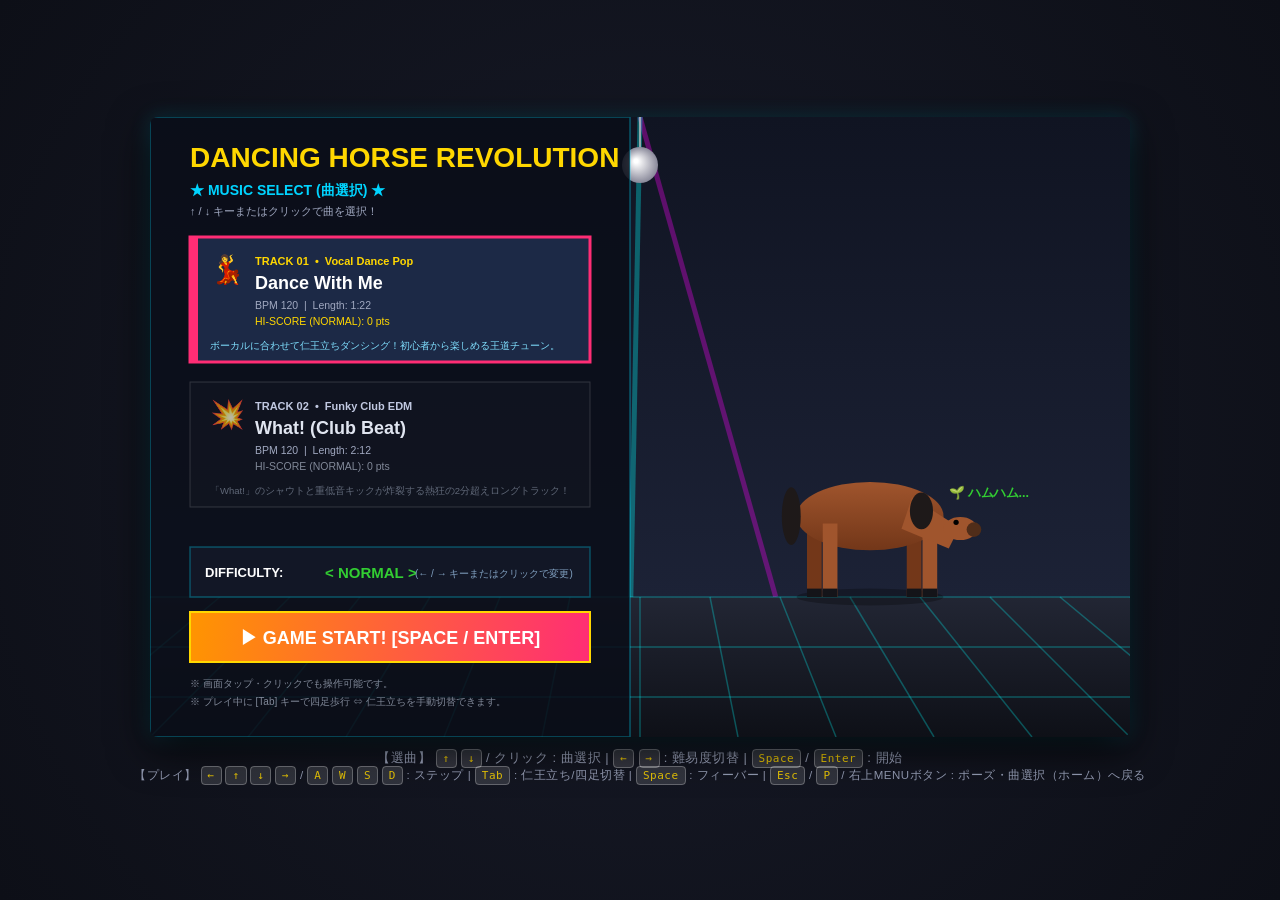
<file: src/main/webapp/games/DancingHorseApp/index.html>
<!DOCTYPE html>
<html lang="ja">

<head>
    <meta charset="UTF-8">
    <meta name="viewport" content="width=device-width, initial-scale=1.0">
    <title>🐴🕺 Dancing Horse Revolution - 仁王立ちダンシングホース音ゲー</title>
    <link rel="stylesheet" href="style.css">
</head>

<body>
    <div id="game-container">
        <canvas id="gameCanvas" width="980" height="620"></canvas>
    </div>
    <div id="instructions">
        <span>【選曲】 <kbd>↑</kbd> <kbd>↓</kbd> / クリック : 曲選択 | <kbd>←</kbd> <kbd>→</kbd> : 難易度切替 | <kbd>Space</kbd> /
            <kbd>Enter</kbd> : 開始</span>
        <br>
        <span style="font-size: 11.5px; opacity: 0.85;">【プレイ】 <kbd>←</kbd> <kbd>↑</kbd> <kbd>↓</kbd> <kbd>→</kbd> /
            <kbd>A</kbd> <kbd>W</kbd> <kbd>S</kbd> <kbd>D</kbd> : ステップ | <kbd>Tab</kbd> : 仁王立ち/四足切替 |
            <kbd>Space</kbd> : フィーバー | <kbd>Esc</kbd> / <kbd>P</kbd> / 右上MENUボタン : ポーズ・曲選択（ホーム）へ戻る</span>
    </div>
    <script src="game.js"></script>
</body>

</html>
</file>
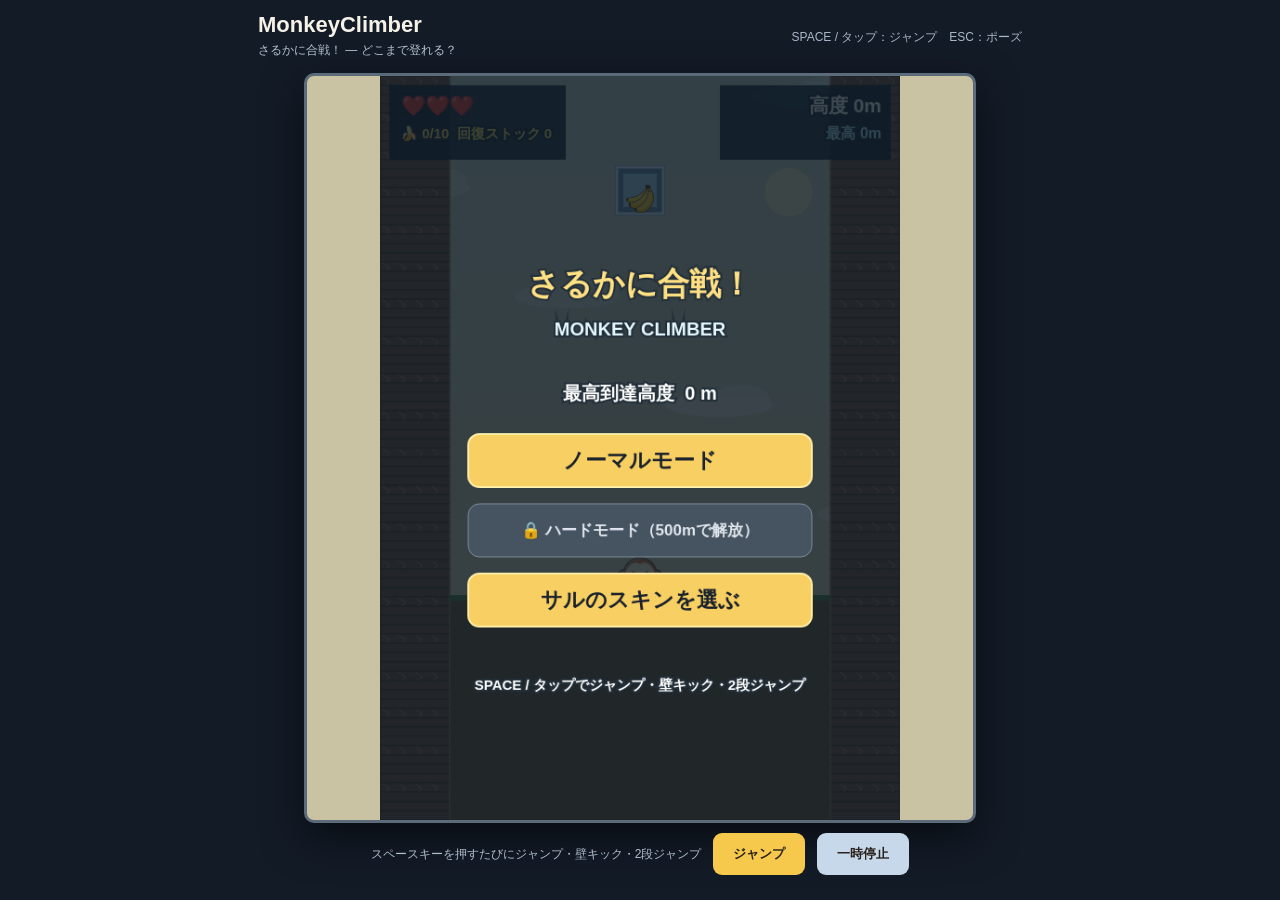
<file: src/main/webapp/games/MonkeyClimber_Web/index.html>
<!doctype html>
<html lang="ja"><head><meta charset="utf-8"><meta name="viewport" content="width=device-width,initial-scale=1">
<title>MonkeyClimber | さるかに合戦！</title><link rel="stylesheet" href="style.css"></head>
<body><main class="shell"><header><div><h1>MonkeyClimber</h1><p>さるかに合戦！ — どこまで登れる？</p></div><span class="hint">SPACE / タップ：ジャンプ　ESC：ポーズ</span></header>
<div class="game-wrap"><canvas id="game" width="560" height="800" tabindex="0" aria-label="MonkeyClimber ゲーム画面"></canvas></div>
<footer><span>スペースキーを押すたびにジャンプ・壁キック・2段ジャンプ</span><button id="jumpBtn">ジャンプ</button><button id="pauseBtn">一時停止</button></footer></main>
<script src="game.js"></script></body></html>
</file>
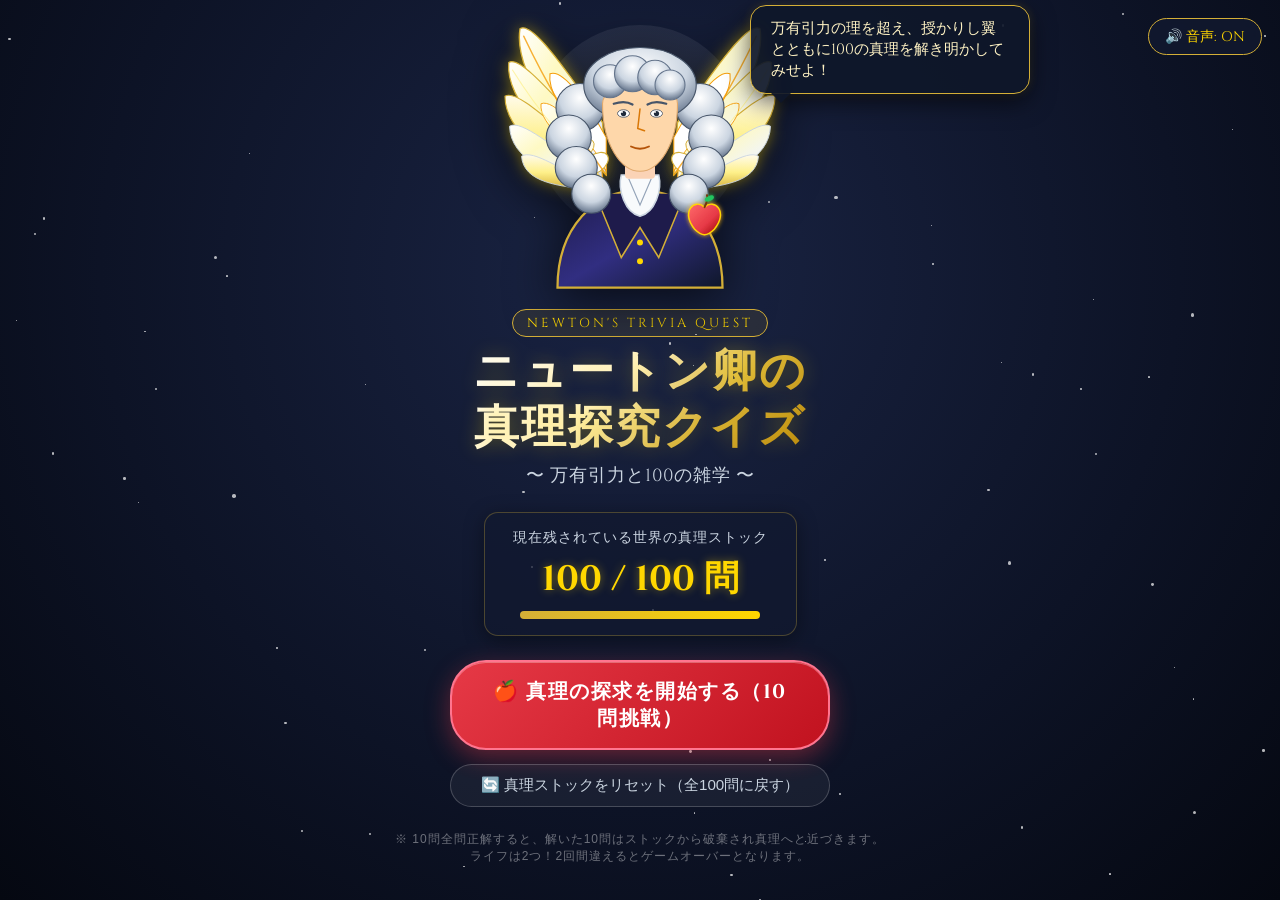
<file: src/main/webapp/games/newton-trivia/index.html>
<!DOCTYPE html>
<html lang="ja">
<head>
  <meta charset="UTF-8">
  <meta name="viewport" content="width=device-width, initial-scale=1.0">
  <title>ニュートン卿の真理探究クイズ 〜万有引力と100の雑学〜</title>
  <link rel="stylesheet" href="style.css">
  <link rel="preconnect" href="https://fonts.googleapis.com">
  <link rel="preconnect" href="https://fonts.gstatic.com" crossorigin>
  <link href="https://fonts.googleapis.com/css2?family=Cinzel:wght@600;900&family=Noto+Serif+JP:wght@600;900&display=swap" rel="stylesheet">
</head>
<body>

  <!-- 宇宙星空背景 -->
  <div class="cosmos-bg" id="cosmos-bg"></div>

  <!-- 破砕パーティクル描画用フルスクリーンCanvas -->
  <canvas id="break-canvas"></canvas>

  <!-- ホームへ戻るクイックボタン（左上固定：クイズ中等に表示） -->
  <button class="home-btn" id="btn-home" title="タイトル（ホーム）へ戻る" style="display: none;">
    🏠 ホーム
  </button>

  <!-- 音声トグルボタン -->
  <button class="sound-toggle-btn" id="sound-btn" title="音声切り替え">
    🔊 音声: ON
  </button>

  <div id="app">

    <!-- 巨大アイザック・ニュートン卿 ステージ -->
    <div class="newton-stage">
      <!-- ニュートンのセリフ吹き出し -->
      <div class="newton-dialogue" id="newton-dialogue">
        万有引力の理を超え、授かりし翼とともに100の真理を解き明かしてみせよ！
      </div>

      <!-- 巨大ニュートン SVGイラスト -->
      <svg id="newton-svg-elem" class="newton-figure" viewBox="0 0 400 400" fill="none" xmlns="http://www.w3.org/2000/svg">
        <defs>
          <radialGradient id="wigGrad" cx="50%" cy="30%" r="70%">
            <stop offset="0%" stop-color="#ffffff"/>
            <stop offset="60%" stop-color="#cbd5e1"/>
            <stop offset="100%" stop-color="#64748b"/>
          </radialGradient>
          <linearGradient id="coatGrad" x1="0" y1="0" x2="1" y2="1">
            <stop offset="0%" stop-color="#1e1b4b"/>
            <stop offset="50%" stop-color="#312e81"/>
            <stop offset="100%" stop-color="#0f172a"/>
          </linearGradient>
          <linearGradient id="appleGrad" x1="0" y1="0" x2="1" y2="1">
            <stop offset="0%" stop-color="#ff6b6b"/>
            <stop offset="60%" stop-color="#e63946"/>
            <stop offset="100%" stop-color="#990000"/>
          </linearGradient>
          <!-- 神聖な翼のグラデーションとグロー -->
          <linearGradient id="wingGrad" x1="0%" y1="0%" x2="100%" y2="100%">
            <stop offset="0%" stop-color="#ffffff"/>
            <stop offset="35%" stop-color="#fef9c3"/>
            <stop offset="70%" stop-color="#f1f5f9"/>
            <stop offset="100%" stop-color="#cbd5e1"/>
          </linearGradient>
          <linearGradient id="wingFeatherGold" x1="0%" y1="0%" x2="0%" y2="100%">
            <stop offset="0%" stop-color="#fffbeb"/>
            <stop offset="50%" stop-color="#fef08a"/>
            <stop offset="100%" stop-color="#d4af37"/>
          </linearGradient>
          <filter id="goldGlow" x="-20%" y="-20%" width="140%" height="140%">
            <feGaussianBlur stdDeviation="4" result="blur"/>
            <feComposite in="SourceGraphic" in2="blur" operator="over"/>
          </filter>
          <filter id="wingGlow" x="-30%" y="-30%" width="160%" height="160%">
            <feGaussianBlur stdDeviation="5" result="blur"/>
            <feComposite in="SourceGraphic" in2="blur" operator="over"/>
          </filter>
        </defs>

        <!-- オーラ・光輪 -->
        <circle cx="200" cy="180" r="140" fill="url(#wigGrad)" opacity="0.08" />

        <!-- ★ ニュートンの背中に授けられた神聖なる翼 ★ -->
        <!-- 左翼 (Left Wing) -->
        <g class="newton-wing newton-wing-left" filter="url(#wingGlow)">
          <!-- 外側最長風切羽 -->
          <path d="M155 240 C110 200, 30 110, 40 45 C55 35, 95 90, 150 170 Z" fill="url(#wingGrad)" stroke="#d4af37" stroke-width="1.8"/>
          <!-- 第2風切羽 -->
          <path d="M150 245 C95 210, 20 145, 25 90 C40 80, 85 135, 142 195 Z" fill="url(#wingGrad)" stroke="#d4af37" stroke-width="1.6"/>
          <!-- 第3風切羽 -->
          <path d="M145 250 C85 225, 20 185, 20 135 C35 125, 80 170, 138 215 Z" fill="url(#wingFeatherGold)" stroke="#d4af37" stroke-width="1.5"/>
          <!-- 第4風切羽（下段） -->
          <path d="M140 255 C80 240, 28 220, 26 175 C42 165, 85 205, 135 235 Z" fill="url(#wingGrad)" stroke="#cbd5e1" stroke-width="1.3"/>
          <!-- 第5風切羽（下端） -->
          <path d="M140 260 C90 255, 45 250, 42 215 C58 205, 95 235, 138 250 Z" fill="url(#wingFeatherGold)" stroke="#cbd5e1" stroke-width="1.2"/>
          <!-- 雨覆羽（中段のボリューム羽毛） -->
          <path d="M155 235 C125 185, 75 140, 80 105 C98 98, 130 145, 155 190 Z" fill="#ffffff" stroke="#f59e0b" stroke-width="1.4"/>
          <path d="M150 245 C115 205, 65 175, 68 145 C85 138, 120 180, 148 220 Z" fill="url(#wingGrad)" stroke="#f59e0b" stroke-width="1.2"/>
          <!-- 翼の付け根のふんわり小翼羽 -->
          <ellipse cx="140" cy="225" rx="20" ry="12" transform="rotate(-35 140 225)" fill="#ffffff" stroke="#d4af37" stroke-width="1.5"/>
          <ellipse cx="125" cy="205" rx="16" ry="10" transform="rotate(-40 125 205)" fill="#fffbeb" stroke="#d4af37" stroke-width="1.2"/>
          <!-- 羽軸のゴールド光彩ライン -->
          <path d="M155 240 Q90 150 45 55" stroke="#f59e0b" stroke-width="2" stroke-linecap="round" fill="none" opacity="0.8"/>
          <path d="M150 245 Q80 180 30 100" stroke="#fef08a" stroke-width="1.5" stroke-linecap="round" fill="none" opacity="0.7"/>
        </g>

        <!-- 右翼 (Right Wing) -->
        <g class="newton-wing newton-wing-right" filter="url(#wingGlow)">
          <!-- 外側最長風切羽 -->
          <path d="M245 240 C290 200, 370 110, 360 45 C345 35, 305 90, 250 170 Z" fill="url(#wingGrad)" stroke="#d4af37" stroke-width="1.8"/>
          <!-- 第2風切羽 -->
          <path d="M250 245 C305 210, 380 145, 375 90 C360 80, 315 135, 258 195 Z" fill="url(#wingGrad)" stroke="#d4af37" stroke-width="1.6"/>
          <!-- 第3風切羽 -->
          <path d="M255 250 C315 225, 380 185, 380 135 C365 125, 320 170, 262 215 Z" fill="url(#wingFeatherGold)" stroke="#d4af37" stroke-width="1.5"/>
          <!-- 第4風切羽（下段） -->
          <path d="M260 255 C320 240, 372 220, 374 175 C358 165, 315 205, 265 235 Z" fill="url(#wingGrad)" stroke="#cbd5e1" stroke-width="1.3"/>
          <!-- 第5風切羽（下端） -->
          <path d="M260 260 C310 255, 355 250, 358 215 C342 205, 305 235, 262 250 Z" fill="url(#wingFeatherGold)" stroke="#cbd5e1" stroke-width="1.2"/>
          <!-- 雨覆羽（中段のボリューム羽毛） -->
          <path d="M245 235 C275 185, 325 140, 320 105 C302 98, 270 145, 245 190 Z" fill="#ffffff" stroke="#f59e0b" stroke-width="1.4"/>
          <path d="M250 245 C285 205, 335 175, 332 145 C315 138, 280 180, 252 220 Z" fill="url(#wingGrad)" stroke="#f59e0b" stroke-width="1.2"/>
          <!-- 翼の付け根のふんわり小翼羽 -->
          <ellipse cx="260" cy="225" rx="20" ry="12" transform="rotate(35 260 225)" fill="#ffffff" stroke="#d4af37" stroke-width="1.5"/>
          <ellipse cx="275" cy="205" rx="16" ry="10" transform="rotate(40 275 205)" fill="#fffbeb" stroke="#d4af37" stroke-width="1.2"/>
          <!-- 羽軸のゴールド光彩ライン -->
          <path d="M245 240 Q310 150 355 55" stroke="#f59e0b" stroke-width="2" stroke-linecap="round" fill="none" opacity="0.8"/>
          <path d="M250 245 Q320 180 370 100" stroke="#fef08a" stroke-width="1.5" stroke-linecap="round" fill="none" opacity="0.7"/>
        </g>

        <!-- ニュートンの身体（クラシックなコート） -->
        <path d="M90 390 C90 310, 140 260, 200 260 C260 260, 310 310, 310 390 Z" fill="url(#coatGrad)" stroke="#d4af37" stroke-width="3"/>
        <!-- コートの襟 -->
        <path d="M140 265 L175 350 L200 310 L225 350 L260 265" fill="#1e1b4b" stroke="#d4af37" stroke-width="2"/>
        <circle cx="200" cy="330" r="4" fill="#ffd700"/>
        <circle cx="200" cy="355" r="4" fill="#ffd700"/>

        <!-- 首元のレース・クラバット（白いフリルネクタイ） -->
        <path d="M175 240 C170 260, 180 290, 200 295 C220 290, 230 260, 225 240 Z" fill="#f8fafc" stroke="#cbd5e1" stroke-width="2"/>
        <path d="M185 245 L200 280 L215 245" stroke="#94a3b8" stroke-width="1.5" fill="none"/>

        <!-- 後ろ髪（ボリュームある白髪の巻き毛かつら） -->
        <g fill="url(#wigGrad)" stroke="#475569" stroke-width="1.5">
          <!-- 左側ロール -->
          <circle cx="120" cy="150" r="32"/>
          <circle cx="105" cy="190" r="30"/>
          <circle cx="115" cy="230" r="28"/>
          <circle cx="135" cy="265" r="26"/>
          <!-- 右側ロール -->
          <circle cx="280" cy="150" r="32"/>
          <circle cx="295" cy="190" r="30"/>
          <circle cx="285" cy="230" r="28"/>
          <circle cx="265" cy="265" r="26"/>
          <!-- 頭頂部 -->
          <ellipse cx="200" cy="120" rx="75" ry="50"/>
        </g>

        <!-- 首 -->
        <rect x="180" y="210" width="40" height="35" rx="5" fill="#fbd3b6"/>

        <!-- 顔 -->
        <path d="M150 145 C150 110, 250 110, 250 145 C250 200, 225 235, 200 235 C175 235, 150 200, 150 145 Z" fill="#fed7aa" stroke="#e0a96d" stroke-width="1.5"/>

        <!-- 前髪の華麗なカール -->
        <g fill="url(#wigGrad)" stroke="#64748b" stroke-width="1.5">
          <circle cx="160" cy="115" r="22"/>
          <circle cx="190" cy="105" r="24"/>
          <circle cx="220" cy="110" r="23"/>
          <circle cx="240" cy="120" r="20"/>
        </g>

        <!-- 眉毛（知的な太眉） -->
        <path d="M165 145 Q180 140 190 146" stroke="#475569" stroke-width="3" stroke-linecap="round" fill="none"/>
        <path d="M210 146 Q220 140 235 145" stroke="#475569" stroke-width="3" stroke-linecap="round" fill="none"/>

        <!-- 目（まばたきアニメーション） -->
        <g id="newton-eyes">
          <!-- 左目 -->
          <ellipse cx="178" cy="158" rx="8" ry="5" fill="#ffffff" stroke="#334155" stroke-width="1"/>
          <circle cx="178" cy="158" r="3.5" fill="#1e293b"/>
          <circle cx="176" cy="156" r="1.2" fill="#ffffff"/>

          <!-- 右目 -->
          <ellipse cx="222" cy="158" rx="8" ry="5" fill="#ffffff" stroke="#334155" stroke-width="1"/>
          <circle cx="222" cy="158" r="3.5" fill="#1e293b"/>
          <circle cx="220" cy="156" r="1.2" fill="#ffffff"/>
        </g>

        <!-- 鼻（高く知的な鼻筋） -->
        <path d="M200 152 L197 178 L206 181" stroke="#d97706" stroke-width="2" stroke-linecap="round" fill="none"/>

        <!-- 口（引き締まった知的な笑み） -->
        <path d="M188 202 Q200 208 212 202" stroke="#b45309" stroke-width="2.5" stroke-linecap="round" fill="none"/>

        <!-- ニュートンの手元にある黄金のリンゴ（アイコン） -->
        <g transform="translate(260, 270) scale(0.65)" filter="url(#goldGlow)">
          <path d="M40 20 C20 0, -10 30, 20 65 C35 80, 45 80, 60 65 C90 30, 60 0, 40 20 Z" fill="url(#appleGrad)" stroke="#ffd700" stroke-width="3"/>
          <path d="M40 20 Q48 5 45 -5" stroke="#78350f" stroke-width="4" stroke-linecap="round" fill="none"/>
          <ellipse cx="50" cy="2" rx="10" ry="5" transform="rotate(-25 50 2)" fill="#22c55e"/>
        </g>
      </svg>
    </div>

    <!-- 飛ぶリンゴ（正解時にニュートンから画面手前へ飛来して問題を割る！） -->
    <div class="flying-apple" id="flying-apple">
      <svg viewBox="0 0 100 100" width="100%" height="100%">
        <path d="M50 25 C25 2, -10 35, 25 80 C42 98, 58 98, 75 80 C110 35, 75 2, 50 25 Z" fill="#e63946" stroke="#ffd700" stroke-width="3" filter="drop-shadow(0 0 8px #ff4d5e)"/>
        <!-- 枝と葉 -->
        <path d="M50 25 Q60 8 55 -5" stroke="#78350f" stroke-width="5" stroke-linecap="round" fill="none"/>
        <ellipse cx="62" cy="5" rx="14" ry="7" transform="rotate(-25 62 5)" fill="#2ecc71" stroke="#27ae60" stroke-width="1.5"/>
        <!-- ハイライト -->
        <ellipse cx="34" cy="42" rx="10" ry="16" transform="rotate(-20 34 42)" fill="rgba(255, 255, 255, 0.45)"/>
      </svg>
    </div>

    <!-- ==========================================
         1. タイトル画面
         ========================================== -->
    <div class="screen active" id="screen-title">
      <div class="title-badge">NEWTON'S TRIVIA QUEST</div>
      <h1 class="main-title">ニュートン卿の<br>真理探究クイズ</h1>
      <p class="sub-title">〜 万有引力と100の雑学 〜</p>

      <!-- ストック状況ボックス -->
      <div class="title-stock-box">
        <div class="stock-label">現在残されている世界の真理ストック</div>
        <div class="stock-count" id="title-stock-count">100 / 100 問</div>
        <div class="stock-bar-container">
          <div class="stock-bar" id="title-stock-bar"></div>
        </div>
      </div>

      <!-- ラスト10問突入アラート（残り10問のとき表示） -->
      <div class="last-stage-banner" id="last-stage-alert" style="display: none;">
        ⚡ 警告: 残り10問！ これが最後の真理の扉だ！ ⚡
      </div>

      <!-- 操作ボタン -->
      <div class="btn-group">
        <button class="btn-primary" id="btn-start-game">
          🍎 真理の探求を開始する（10問挑戦）
        </button>
        <button class="btn-secondary" id="btn-reset-stock">
          🔄 真理ストックをリセット（全100問に戻す）
        </button>
      </div>

      <div class="footer-text">
        ※ 10問全問正解すると、解いた10問はストックから破棄され真理へと近づきます。<br>
        ライフは2つ！2回間違えるとゲームオーバーとなります。
      </div>
    </div>

    <!-- ==========================================
         2. クイズ画面
         ========================================== -->
    <div class="screen" id="screen-quiz">
      <div class="quiz-header">
        <div class="quiz-progress-text" id="quiz-progress-text">第 1 問 / 10問</div>

        <!-- ライフ表示（ライフ2つ制） -->
        <div class="quiz-life-bar" id="quiz-life-bar" title="残りライフ">
          <span class="life-label">LIFE:</span>
          <span class="life-icon" id="life-1">🍎</span>
          <span class="life-icon" id="life-2">🍎</span>
        </div>

        <div class="quiz-stock-status" id="quiz-stock-status">残りストック: 100問</div>
      </div>

      <div class="quiz-progress-bar">
        <div class="quiz-progress-fill" id="quiz-progress-fill"></div>
      </div>

      <!-- 問題カード（正解時にリンゴで割られるターゲット） -->
      <div class="question-card-wrapper">
        <div class="question-card" id="question-card">
          <div class="question-number-tag" id="q-number-tag">QUESTION 01</div>
          <div class="question-text" id="q-text">
            問題文がここに読み込まれます...
          </div>

          <!-- 4択選択肢 -->
          <div class="options-grid" id="options-container">
            <!-- ボタンがJSにより動的生成されます -->
          </div>
        </div>
      </div>

      <!-- クイズ画面用：タイトル（ホーム）に戻るボタン -->
      <div class="quiz-footer-actions">
        <button class="btn-quiz-home" id="btn-quiz-home" title="クイズを中断してタイトルへ戻る">
          🏠 タイトル（ホーム）に戻る
        </button>
      </div>
    </div>

    <!-- ==========================================
         3. リザルト画面（全問正解時）
         ========================================== -->
    <div class="screen" id="screen-result">
      <div class="result-card">
        <!-- 神々しい後光エフェクト -->
        <div class="divine-light" id="result-divine-light" style="display: none;"></div>

        <div class="result-badge" id="result-badge">STAGE CLEAR</div>
        <h2 class="result-title partial" id="result-title">この世の心理の一部に気づいた</h2>

        <p class="result-desc" id="result-desc">
          見事な洞察力だ。今回の10問をすべて看破した！
        </p>

        <!-- 破棄通知バナー -->
        <div class="stock-burned-notice" id="stock-burned-notice">
          🔥 <strong>今回正解した10問はストックから破棄されました。</strong>
        </div>

        <!-- 今回の解説確認トグル -->
        <button class="history-review-toggle" id="history-toggle-btn">
          ▼ 今回の10問の正解・解説を振り返る
        </button>
        <div class="history-review-box" id="history-list"></div>

        <!-- アクションボタン -->
        <div class="btn-group">
          <button class="btn-primary" id="btn-next-ten">
            🍏 次の10問に挑む
          </button>
          <button class="btn-primary" id="btn-result-restart-all" style="display: none;">
            ✨ もう一度最初から真理を探求する
          </button>
          <button class="btn-secondary" id="btn-result-title">
            🏛 タイトルへ戻る
          </button>
        </div>
      </div>
    </div>

    <!-- ==========================================
         4. 失敗画面（不正解時）
         ========================================== -->
    <div class="screen" id="screen-fail">
      <div class="result-card">
        <div class="result-badge" style="border-color: #e74c3c; color: #ff6b6b; background: rgba(231, 76, 60, 0.15);">
          GAME OVER
        </div>
        <h2 class="result-title failure">無念…！ 真理への道は険しい</h2>

        <p class="result-desc">
          真理への到達には、1つの誤謬も許されない。<br>
          だが失敗こそが、次の仮説への偉大なる糧となるのだ。
        </p>

        <div class="history-review-box open" style="margin-bottom: 24px;">
          <div class="history-item">
            <div class="history-item-q" id="fail-q-text"></div>
            <div class="history-item-exp" id="fail-exp-text"></div>
          </div>
        </div>

        <div class="btn-group">
          <button class="btn-primary" id="btn-retry-fail">
            🔄 再挑戦する（別の10問に挑む）
          </button>
          <button class="btn-secondary" id="btn-title-fail">
            🏛 タイトルに戻る
          </button>
        </div>
      </div>
    </div>

  </div>

  <!-- クイズデータ & ゲームスクリプト -->
  <script src="questions.js"></script>
  <script src="game.js"></script>
</body>
</html>
</file>
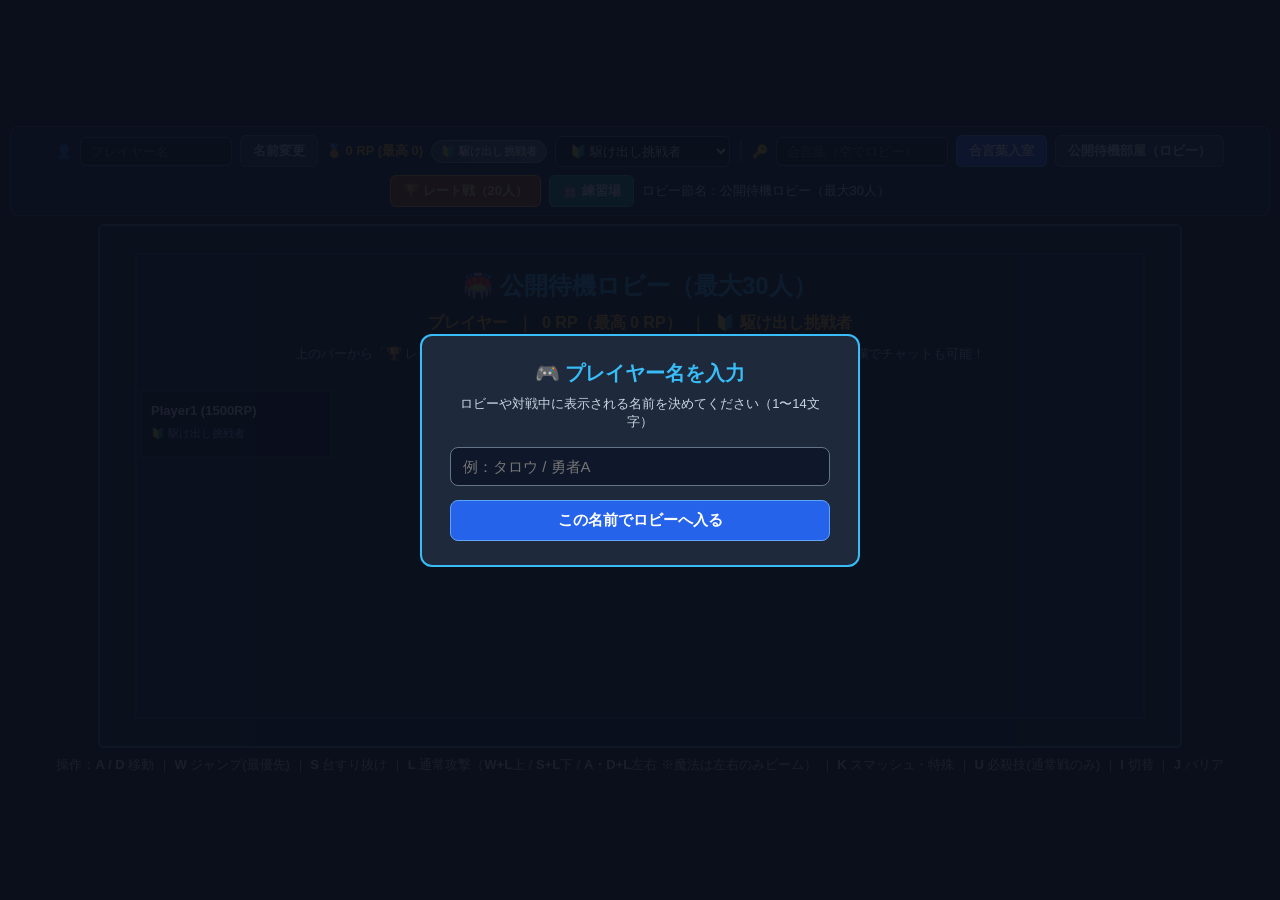
<file: src/main/webapp/games/Smash/index.html>
<!DOCTYPE html>
<html lang="ja">
<head>
<meta charset="UTF-8">
<title>スマブラ風マルチ対戦（レート戦20人ロビー・1on1近レートマッチ・称号バナー版）</title>
<style>
  body {
    margin: 0;
    background: #181c24;
    color: #f8fafc;
    font-family: sans-serif;
    display: flex;
    flex-direction: column;
    align-items: center;
    justify-content: center;
    min-height: 100vh;
    padding: 12px 10px;
    box-sizing: border-box;
  }
  #name-gate-overlay {
    position: fixed;
    inset: 0;
    background: rgba(10, 15, 28, 0.92);
    display: flex;
    align-items: center;
    justify-content: center;
    z-index: 100;
    padding: 16px;
  }
  #name-gate-overlay.hidden { display: none; }
  #name-gate-card {
    background: #1e293b;
    border: 2px solid #38bdf8;
    border-radius: 12px;
    padding: 24px 28px;
    width: 100%;
    max-width: 380px;
    text-align: center;
  }
  #name-gate-card h2 {
    margin: 0 0 8px;
    font-size: 20px;
    color: #38bdf8;
  }
  #name-gate-card p {
    margin: 0 0 16px;
    font-size: 13px;
    color: #cbd5e1;
  }
  #gate-name-input {
    width: 100%;
    box-sizing: border-box;
    background: #0f172a;
    color: #f8fafc;
    border: 1px solid #64748b;
    border-radius: 8px;
    padding: 10px 12px;
    font-size: 15px;
    margin-bottom: 14px;
  }
  #gate-enter-btn {
    width: 100%;
    background: #2563eb;
    color: #fff;
    border: 1px solid #60a5fa;
    border-radius: 8px;
    padding: 10px 16px;
    font-size: 15px;
    font-weight: bold;
    cursor: pointer;
  }
  #top-bar {
    margin-bottom: 6px;
    font-size: 16px;
    font-weight: bold;
    text-align: center;
  }
  #room-status-box {
    background: #1e293b;
    border: 1px solid #475569;
    border-radius: 8px;
    padding: 7px 14px;
    margin-bottom: 8px;
    font-size: 13px;
    font-weight: bold;
    color: #fbbf24;
    text-align: center;
    max-width: 1380px;
  }
  .hidden { display: none !important; }
  .panel-row {
    display: flex;
    flex-wrap: wrap;
    gap: 8px;
    align-items: center;
    justify-content: center;
    background: #1e293b;
    border: 1px solid #475569;
    border-radius: 8px;
    padding: 8px 12px;
    margin-bottom: 8px;
    max-width: 1380px;
    font-size: 13px;
  }
  .panel-row.hidden { display: none; }
  .panel-row.disabled-area {
    opacity: 0.48;
    pointer-events: none;
  }
  select, input[type="text"] {
    background: #0f172a;
    color: #f8fafc;
    border: 1px solid #64748b;
    border-radius: 6px;
    padding: 6px 10px;
    font-size: 13px;
  }
  select:focus, input[type="text"]:focus {
    outline: none;
    border-color: #38bdf8;
  }
  #passphrase-input { width: 150px; }
  #inline-name-input { width: 130px; }
  #stage-select, #practice-stage-select { min-width: 205px; }
  #char-select-dropdown, #practice-bot-char-select { min-width: 185px; }
  #practice-bot-level-select { min-width: 135px; }
  #title-select { min-width: 175px; }
  .btn {
    background: #2563eb;
    color: #fff;
    border: 1px solid #60a5fa;
    border-radius: 6px;
    padding: 6px 12px;
    cursor: pointer;
    font-size: 13px;
    font-weight: bold;
  }
  .btn:hover:not(:disabled) { background: #1d4ed8; }
  .btn:disabled { opacity: 0.45; cursor: not-allowed; }
  .btn.secondary {
    background: #334155;
    border-color: #64748b;
    color: #e2e8f0;
  }
  .btn.secondary:hover:not(:disabled) { background: #475569; }
  .btn.success {
    background: #16a34a;
    border-color: #4ade80;
  }
  .btn.success:hover:not(:disabled) { background: #15803d; }
  .btn.practice {
    background: #0d9488;
    border-color: #2dd4bf;
    color: #fff;
  }
  .btn.practice:hover:not(:disabled) { background: #0f766e; }
  .btn.ranked {
    background: #b45309;
    border-color: #fbbf24;
    color: #fef08a;
  }
  .btn.ranked:hover:not(:disabled) { background: #92400e; }
  .btn.ready-active {
    background: #d97706;
    border-color: #fbbf24;
    color: #fff;
  }
  .btn.warn {
    background: #451a1a;
    border-color: #ef4444;
    color: #fca5a5;
  }
  .title-banner {
    display: inline-flex;
    align-items: center;
    gap: 5px;
    padding: 3px 9px;
    border-radius: 999px;
    font-size: 11px;
    font-weight: bold;
    letter-spacing: 0.02em;
    border: 1px solid rgba(255, 255, 255, 0.35);
    box-shadow: 0 2px 6px rgba(0, 0, 0, 0.35);
    white-space: nowrap;
  }
  .title-banner.tier-rookie {
    background: linear-gradient(90deg, #475569 0%, #64748b 100%);
    color: #f8fafc;
    border-color: #94a3b8;
  }
  .title-banner.tier-silver {
    background: linear-gradient(90deg, #1e3a8a 0%, #0284c7 100%);
    color: #e0f2fe;
    border-color: #38bdf8;
  }
  .title-banner.tier-gold {
    background: linear-gradient(90deg, #92400e 0%, #d97706 55%, #f59e0b 100%);
    color: #fef9c3;
    border-color: #fde047;
  }
  .title-banner.tier-crimson {
    background: linear-gradient(90deg, #7f1d1d 0%, #be123c 55%, #e11d48 100%);
    color: #ffe4e6;
    border-color: #fda4af;
  }
  .title-banner.tier-mythic {
    background: linear-gradient(90deg, #4c1d95 0%, #7e22ce 45%, #c026d3 100%);
    color: #fae8ff;
    border-color: #f0abfc;
  }
  .title-banner.tier-emerald {
    background: linear-gradient(90deg, #065f46 0%, #059669 60%, #10b981 100%);
    color: #ecfdf5;
    border-color: #6ee7b7;
  }
  .color-swatch-btn {
    display: inline-flex;
    align-items: center;
    gap: 4px;
    background: #0f172a;
    color: #f8fafc;
    border: 2px solid #475569;
    border-radius: 6px;
    padding: 4px 8px;
    font-size: 12px;
    font-weight: bold;
    cursor: pointer;
  }
  .color-swatch-btn.active {
    border-color: #ffffff;
    box-shadow: 0 0 0 2px #fbbf24;
  }
  .color-swatch-btn:disabled {
    opacity: 0.35;
    cursor: not-allowed;
    text-decoration: line-through;
  }
  .color-dot {
    width: 11px;
    height: 11px;
    border-radius: 50%;
    border: 1px solid rgba(255, 255, 255, 0.65);
    display: inline-block;
  }
  .divider {
    width: 2px;
    height: 22px;
    background: #475569;
    margin: 0 2px;
  }
  #char-desc-inline {
    color: #cbd5e1;
    font-size: 12px;
  }
  #ready-summary {
    color: #4ade80;
    font-weight: bold;
  }
  #stage-chat-layout {
    display: flex;
    flex-wrap: nowrap;
    gap: 12px;
    align-items: stretch;
    justify-content: center;
    width: 100%;
    max-width: 1380px;
  }
  canvas {
    flex: 1 1 auto;
    min-width: 0;
    width: auto;
    max-width: 1080px;
    height: auto;
    aspect-ratio: 1080 / 520;
    background: #273244;
    border: 2px solid #64748b;
    border-radius: 6px;
  }
  #chat-sidebar {
    flex: 0 0 280px;
    width: 280px;
    height: auto;
    min-height: 0;
    background: #1e293b;
    border: 1px solid #475569;
    border-radius: 8px;
    padding: 10px 12px;
    box-sizing: border-box;
    display: flex;
    flex-direction: column;
    justify-content: space-between;
  }
  #chat-sidebar.hidden { display: none; }
  #chat-sidebar-header {
    font-size: 14px;
    font-weight: bold;
    color: #38bdf8;
    padding-bottom: 8px;
    border-bottom: 1px solid #334155;
    display: flex;
    justify-content: space-between;
    align-items: center;
  }
  #chat-sidebar-sub {
    font-size: 11px;
    color: #94a3b8;
    font-weight: normal;
  }
  #chat-log {
    flex: 1 1 auto;
    min-height: 120px;
    max-height: 360px;
    overflow-y: auto;
    padding: 8px 2px;
    display: flex;
    flex-direction: column;
    gap: 6px;
  }
  .chat-item {
    background: #0f172a;
    border: 1px solid #334155;
    border-radius: 6px;
    padding: 6px 8px;
    font-size: 12px;
    line-height: 1.4;
    word-break: break-word;
  }
  .chat-sender {
    font-weight: bold;
    margin-right: 4px;
  }
  .chat-empty {
    color: #64748b;
    font-size: 12px;
    text-align: center;
    margin-top: 24px;
  }
  #chat-form-row {
    display: flex;
    gap: 6px;
    padding-top: 8px;
    border-top: 1px solid #334155;
  }
  #chat-input {
    flex: 1;
    min-width: 0;
  }
  #controls-guide {
    margin-top: 8px;
    font-size: 13px;
    color: #cbd5e1;
    text-align: center;
  }
  @media (max-width: 760px) {
    #stage-chat-layout {
      flex-wrap: wrap;
    }
    #chat-sidebar {
      flex: 1 1 100%;
      width: 100%;
    }
  }
</style>
</head>
<body>

<div id="name-gate-overlay">
  <div id="name-gate-card">
    <h2>🎮 プレイヤー名を入力</h2>
    <p>ロビーや対戦中に表示される名前を決めてください（1〜14文字）</p>
    <input id="gate-name-input" type="text" maxlength="14" placeholder="例：タロウ / 勇者A">
    <button id="gate-enter-btn" type="button">この名前でロビーへ入る</button>
  </div>
</div>

<div id="top-bar">名前を確認中...</div>
<div id="room-status-box">公開待機ロビー ｜ 現在の入室人数：確認中...</div>

<div class="panel-row" id="room-profile-row">
  <span>👤</span>
  <input id="inline-name-input" type="text" maxlength="14" placeholder="プレイヤー名">
  <button id="save-inline-name-btn" class="btn secondary" type="button">名前変更</button>
  <span id="rating-badge" style="color:#fbbf24;font-weight:bold;">🏅 1500 RP (最高 1500)</span>
  <span id="equipped-title-banner" class="title-banner tier-rookie">🔰 駆け出し挑戦者</span>
  <select id="title-select" title="装備する称号を選択"></select>
  <div class="divider"></div>
  <span>🔑</span>
  <input id="passphrase-input" type="text" maxlength="32" placeholder="合言葉（空でロビー）">
  <button id="join-passphrase-btn" class="btn" type="button">合言葉入室</button>
  <button id="public-room-btn" class="btn secondary" type="button">公開待機部屋（ロビー）</button>
  <button id="open-ranked-btn" class="btn ranked" type="button">🏆 レート戦（20人）</button>
  <button id="open-practice-btn" class="btn practice" type="button">🤖 練習場</button>
  <span id="current-passphrase-badge">：公開待機ロビー（最大30人）</span>
</div>

<div class="panel-row hidden" id="ranked-queue-row">
  <span>⚔️ レート戦1on1マッチ：</span>
  <button id="ranked-queue-toggle-btn" class="btn success" type="button">🎯 ランダムマッチ開始</button>
  <span id="ranked-queue-status" style="color:#fde047;font-weight:bold;">待機中：0人 ｜ 近いレート優先で2人マッチ</span>
  <span id="ranked-roster-preview" style="color:#cbd5e1;font-size:12px;"></span>
</div>

<div class="panel-row hidden" id="practice-control-row">
  <span>🤖 練習場コントロール：</span>
  <button id="practice-stop-btn" class="btn ready-active" type="button">⏸ ストップ</button>
  <button id="practice-start-resume-btn" class="btn success" type="button">▶ スタート</button>
  <button id="practice-reset-btn" class="btn secondary" type="button">🔄 リセット</button>
  <button id="practice-exit-btn" class="btn warn" type="button">🚪 ロビーへ戻る</button>
</div>

<div class="panel-row hidden" id="practice-bot-row">
  <span>🎯 CPU設定：</span>
  <label>CPUキャラ <select id="practice-bot-char-select"></select></label>
  <label>CPUレベル <select id="practice-bot-level-select"></select></label>
</div>

<div class="panel-row hidden" id="color-row">
  <span>🎨 カラー：</span>
  <div id="color-palette" style="display:flex;flex-wrap:wrap;gap:6px;"></div>
</div>

<div class="panel-row hidden" id="map-step-row">
  <span>🗺️ 1. マップ決定：</span>
  <select id="stage-select"></select>
  <select id="mode-select">
    <option value="ffa">⚔️ 個人戦</option>
    <option value="team2v2">🛡️ 2対2</option>
  </select>
  <button id="confirm-map-btn" class="btn success" type="button">このマップでキャラ選択へ</button>
  <button id="host-lock-btn" class="btn secondary" type="button">🔓 固定ホスト：OFF</button>
  <button id="reset-ghost-btn" class="btn warn" type="button">🧹 ゴースト整理</button>
</div>

<div class="panel-row hidden" id="char-step-row">
  <span>🎭 2. キャラ選択：</span>
  <select id="char-select-dropdown"></select>
  <span id="char-desc-inline"></span>
  <button id="ready-toggle-btn" class="btn success" type="button">✅ 完了にする</button>
  <button id="back-to-map-btn" class="btn secondary" type="button">↩ マップ選び直す</button>
  <span id="ready-summary">完了：0/0人</span>
</div>

<div id="stage-chat-layout">
  <canvas id="game" width="1080" height="520"></canvas>

  <aside id="chat-sidebar" class="hidden" aria-label="試合外コメント欄">
    <div>
      <div id="chat-sidebar-header">
        <span>💬 コメント</span>
        <span id="chat-sidebar-sub">試合外のみ</span>
      </div>
      <div id="chat-log">
        <div class="chat-empty">まだコメントはありません</div>
      </div>
    </div>
    <div id="chat-form-row">
      <input id="chat-input" type="text" maxlength="80" placeholder="コメントを入力（Enter）">
      <button id="chat-send-btn" class="btn secondary" type="button">送信</button>
    </div>
  </aside>
</div>

<div id="controls-guide">
  操作：<b>A / D</b> 移動 ｜ <b>W</b> ジャンプ(最優先) ｜ <b>S</b> 台すり抜け ｜ <b>L</b> 通常攻撃（<b>W+L</b>上 / <b>S+L</b>下 / <b>A・D+L</b>左右 ※魔法は左右のみビーム） ｜ <b>K</b> スマッシュ・特殊 ｜ <b>U</b> 必殺技(通常戦のみ) ｜ <b>I</b> 切替 ｜ <b>J</b> バリア
</div>

<script>
const MAX_BATTLE_PLAYERS = 4;
const MAX_RANKED_ROOM_PLAYERS = 20;
const MAX_LOBBY_PLAYERS = 30;
const LOBBY_SECTION_NAME = "公開待機ロビー";
const RANKED_ROOM_ID = "__ranked_room__";
const RANKED_STAGE_KEYS = ["battlefield", "final"];
const DEFAULT_RATING = 1500;
const MAX_STOCK = 3;
const MAX_SHIELD = 160;
const MAX_MP = 100;
const HAMMER_CRIT_THRESHOLD = 120;
const HAMMER_HIT_GAIN = 20;
const HAMMER_CRIT_BONUS_DMG = 40;
const HAMMER_CRIT_ABS_DURATION_MS = 5000;
const HAMMER_HIT_SMASH_GAIN = 10;
const HAMMER_HIT_LIGHT_GAIN = 5;
const HAMMER_EXPIRED_LIGHT_RESET_COUNT = 2;
const GUARDIAN_INVINCIBLE_HITS = 5;
const GUARDIAN_INVINCIBLE_FRAMES = 180;
const RESPAWN_INVINCIBLE_FRAMES = 300;
const SUMMON_COOLDOWN_MS = 30000;
const SUMMON_CLONE_MAX_PERCENT = 100;
const SUMMON_CANDIDATES = ["fighter", "guardian", "mage"];
const COUNTDOWN_SECONDS = 10;
const RESULT_SECONDS = 3;
const STATE_SEND_INTERVAL_MS = 33;
const ENHANCE_MAX_LEVEL = 5;
const ENHANCE_COOLDOWN_MS = 10000;
const ULTIMATE_MAX_GAUGE = 500;
const ULTIMATE_HIT_GAIN = 10;
const ULTIMATE_HURT_GAIN = 5;
const CHAT_MAX_ITEMS = 40;
let fixedHostThisPc = localStorage.getItem("smash_host_locked") === "1";

const TITLE_CATALOG = {
  rookie: { id: "rookie", label: "🔰 駆け出し挑戦者", tier: "tier-rookie", desc: "初期称号" },
  first_win: { id: "first_win", label: "✨ はじめの一歩", tier: "tier-emerald", desc: "初勝利を達成" },
  streak_3: { id: "streak_3", label: "🔥 破竹の3連勝", tier: "tier-gold", desc: "3連勝を達成" },
  streak_5: { id: "streak_5", label: "⚡ 無敗神話の5連勝", tier: "tier-crimson", desc: "5連勝を達成" },
  rp_1550: { id: "rp_1550", label: "📘 頭角を現す者(1550+)", tier: "tier-silver", desc: "レート1550到達" },
  rp_1600: { id: "rp_1600", label: "💎 実力派ファイター(1600+)", tier: "tier-silver", desc: "レート1600到達" },
  rp_1700: { id: "rp_1700", label: "👑 猛者の領域(1700+)", tier: "tier-gold", desc: "レート1700到達" },
  rp_1800: { id: "rp_1800", label: "🌟 頂点に迫る者(1800+)", tier: "tier-mythic", desc: "レート1800到達" },
  peak_breaker: { id: "peak_breaker", label: "🚀 限界突破の記録者", tier: "tier-gold", desc: "最高レート1650以上" },
  comeback: { id: "comeback", label: "💥 土壇場の逆転劇", tier: "tier-crimson", desc: "100%超えから勝利" },
  close_match: { id: "close_match", label: "⚔️ 紙一重の死闘", tier: "tier-emerald", desc: "最終ストック接戦勝利" },
  veteran_10w: { id: "veteran_10w", label: "🏅 10勝の闘士", tier: "tier-silver", desc: "累計10勝達成" },
  veteran_20m: { id: "veteran_20m", label: "🛡️ 百戦錬磨の挑戦者", tier: "tier-mythic", desc: "累計20戦達成" }
};

function getTitleMeta(titleId) {
  return TITLE_CATALOG[titleId] || TITLE_CATALOG.rookie;
}

function renderTitleBannerElement(el, titleId) {
  if (!el) return;
  const meta = getTitleMeta(titleId);
  el.className = `title-banner ${meta.tier}`;
  el.textContent = meta.label;
  el.title = `${meta.label}：${meta.desc}`;
}

const BOT_LEVEL_LABELS = {
  1: "Lv.1 (超入門)",
  2: "Lv.2 (入門)",
  3: "Lv.3 (初級)",
  4: "Lv.4 (初中級)",
  5: "Lv.5 (中級)",
  6: "Lv.6 (中上級)",
  7: "Lv.7 (上級)",
  8: "Lv.8 (熟練)",
  9: "Lv.9 (達人)",
  10: "Lv.10 (ギリ勝てる強敵)"
};

const COLOR_PALETTE = [
  { hex: "#ff5c5c", label: "赤" },
  { hex: "#38bdf8", label: "青" },
  { hex: "#4ade80", label: "緑" },
  { hex: "#fbbf24", label: "黄" },
  { hex: "#c084fc", label: "紫" },
  { hex: "#fb923c", label: "橙" },
  { hex: "#f472b6", label: "桃" },
  { hex: "#2dd4bf", label: "水" }
];
const ALLOWED_COLORS = COLOR_PALETTE.map(c => c.hex.toLowerCase());

const STAGES = {
  battlefield: {
    name: "スタンダード",
    bgColor: "#273244",
    groundColor: "#94a3b8",
    groundBorder: "#cbd5e1",
    platColor: "#64748b",
    solids: [{ x: 170, y: 390, w: 740, h: 36 }],
    platforms: [
      { x: 240, y: 275, w: 220, h: 14 },
      { x: 620, y: 275, w: 220, h: 14 }
    ],
    spawns: {
      1: { x: 240, y: 150, facing: 1 },
      2: { x: 800, y: 150, facing: -1 },
      3: { x: 420, y: 120, facing: 1 },
      4: { x: 620, y: 120, facing: -1 }
    }
  },
  final: {
    name: "終点(台なし)",
    bgColor: "#1e1b2e",
    groundColor: "#818cf8",
    groundBorder: "#c7d2fe",
    platColor: "#6366f1",
    solids: [{ x: 140, y: 395, w: 800, h: 38 }],
    platforms: [],
    spawns: {
      1: { x: 220, y: 260, facing: 1 },
      2: { x: 820, y: 260, facing: -1 },
      3: { x: 400, y: 260, facing: 1 },
      4: { x: 640, y: 260, facing: -1 }
    }
  },
  tower: {
    name: "空中神殿(3段)",
    bgColor: "#1c2a2b",
    groundColor: "#34d399",
    groundBorder: "#a7f3d0",
    platColor: "#059669",
    solids: [{ x: 200, y: 410, w: 680, h: 34 }],
    platforms: [
      { x: 220, y: 300, w: 190, h: 14 },
      { x: 670, y: 300, w: 190, h: 14 },
      { x: 430, y: 195, w: 220, h: 14 }
    ],
    spawns: {
      1: { x: 270, y: 180, facing: 1 },
      2: { x: 770, y: 180, facing: -1 },
      3: { x: 470, y: 100, facing: 1 },
      4: { x: 580, y: 100, facing: -1 }
    }
  },
  islands: {
    name: "峡谷ブリッジ",
    bgColor: "#2b211c",
    groundColor: "#f59e0b",
    groundBorder: "#fde68a",
    platColor: "#d97706",
    solids: [
      { x: 130, y: 385, w: 320, h: 36 },
      { x: 630, y: 385, w: 320, h: 36 }
    ],
    platforms: [
      { x: 420, y: 285, w: 240, h: 14 },
      { x: 180, y: 245, w: 160, h: 14 },
      { x: 740, y: 245, w: 160, h: 14 }
    ],
    spawns: {
      1: { x: 210, y: 160, facing: 1 },
      2: { x: 830, y: 160, facing: -1 },
      3: { x: 350, y: 260, facing: 1 },
      4: { x: 700, y: 260, facing: -1 }
    }
  },
  fortress: {
    name: "浮遊要塞",
    bgColor: "#1b263b",
    groundColor: "#60a5fa",
    groundBorder: "#dbeafe",
    platColor: "#3b82f6",
    solids: [{ x: 185, y: 400, w: 710, h: 34 }],
    platforms: [
      { x: 190, y: 295, w: 180, h: 14 },
      { x: 710, y: 295, w: 180, h: 14 },
      { x: 430, y: 320, w: 220, h: 14 },
      { x: 340, y: 185, w: 400, h: 14 }
    ],
    spawns: {
      1: { x: 230, y: 170, facing: 1 },
      2: { x: 810, y: 170, facing: -1 },
      3: { x: 400, y: 110, facing: 1 },
      4: { x: 640, y: 110, facing: -1 }
    }
  },
  pillars: {
    name: "ツインピラー",
    bgColor: "#261c2c",
    groundColor: "#e879f9",
    groundBorder: "#fae8ff",
    platColor: "#c026d3",
    solids: [
      { x: 150, y: 390, w: 780, h: 36 },
      { x: 375, y: 235, w: 44, h: 155 },
      { x: 661, y: 235, w: 44, h: 155 }
    ],
    platforms: [
      { x: 435, y: 255, w: 210, h: 14 },
      { x: 165, y: 210, w: 150, h: 14 },
      { x: 765, y: 210, w: 150, h: 14 }
    ],
    spawns: {
      1: { x: 210, y: 140, facing: 1 },
      2: { x: 830, y: 140, facing: -1 },
      3: { x: 470, y: 170, facing: 1 },
      4: { x: 580, y: 170, facing: -1 }
    }
  },
  garden: {
    name: "天空庭園",
    bgColor: "#1b2e23",
    groundColor: "#a3e635",
    groundBorder: "#ecfccb",
    platColor: "#65a30d",
    solids: [{ x: 120, y: 405, w: 840, h: 32 }],
    platforms: [
      { x: 150, y: 315, w: 170, h: 14 },
      { x: 355, y: 250, w: 170, h: 14 },
      { x: 555, y: 250, w: 170, h: 14 },
      { x: 760, y: 315, w: 170, h: 14 }
    ],
    spawns: {
      1: { x: 190, y: 220, facing: 1 },
      2: { x: 850, y: 220, facing: -1 },
      3: { x: 410, y: 150, facing: 1 },
      4: { x: 630, y: 150, facing: -1 }
    }
  },
  corridor: {
    name: "奈落の回廊",
    bgColor: "#2d1c22",
    groundColor: "#fb7185",
    groundBorder: "#ffe4e6",
    platColor: "#e11d48",
    solids: [
      { x: 95, y: 380, w: 220, h: 36 },
      { x: 410, y: 395, w: 260, h: 32 },
      { x: 765, y: 380, w: 220, h: 36 }
    ],
    platforms: [
      { x: 255, y: 270, w: 150, h: 14 },
      { x: 675, y: 270, w: 150, h: 14 },
      { x: 450, y: 185, w: 180, h: 14 }
    ],
    spawns: {
      1: { x: 165, y: 180, facing: 1 },
      2: { x: 875, y: 180, facing: -1 },
      3: { x: 470, y: 110, facing: 1 },
      4: { x: 580, y: 110, facing: -1 }
    }
  },
  gimmick_lift: {
    name: "⚙️ ステージ① リフト回廊",
    bgColor: "#1d2636",
    groundColor: "#94a3b8",
    groundBorder: "#e2e8f0",
    platColor: "#64748b",
    solids: [
      { x: 120, y: 400, w: 230, h: 34 },
      { x: 730, y: 400, w: 230, h: 34 }
    ],
    platforms: [
      { x: 440, y: 205, w: 200, h: 14 }
    ],
    movingPlatforms: [
      { x: 375, y: 330, w: 150, h: 16, baseX: 375, baseY: 330, moveX: 0, moveY: -95, speed: 0.03, phase: 0, t: 0, dx: 0, dy: 0 },
      { x: 555, y: 235, w: 150, h: 16, baseX: 555, baseY: 235, moveX: 0, moveY: 95, speed: 0.03, phase: 0, t: 0, dx: 0, dy: 0 },
      { x: 220, y: 265, w: 145, h: 15, baseX: 220, baseY: 265, moveX: 85, moveY: 0, speed: 0.028, phase: 1.2, t: 1.2, dx: 0, dy: 0 }
    ],
    spawns: {
      1: { x: 190, y: 240, facing: 1 },
      2: { x: 850, y: 240, facing: -1 },
      3: { x: 430, y: 110, facing: 1 },
      4: { x: 610, y: 110, facing: -1 }
    }
  },
  gimmick_spring: {
    name: "🦘 ステージ② スプリングタワー",
    bgColor: "#1c2b24",
    groundColor: "#4ade80",
    groundBorder: "#bbf7d0",
    platColor: "#16a34a",
    solids: [
      { x: 160, y: 405, w: 760, h: 34 }
    ],
    platforms: [
      { x: 170, y: 295, w: 180, h: 14 },
      { x: 730, y: 295, w: 180, h: 14 },
      { x: 430, y: 185, w: 220, h: 14 }
    ],
    springs: [
      { x: 210, y: 387, w: 56, h: 18, bounceVy: -17.5 },
      { x: 512, y: 387, w: 56, h: 18, bounceVy: -19.0 },
      { x: 814, y: 387, w: 56, h: 18, bounceVy: -17.5 }
    ],
    spawns: {
      1: { x: 225, y: 220, facing: 1 },
      2: { x: 825, y: 220, facing: -1 },
      3: { x: 460, y: 100, facing: 1 },
      4: { x: 580, y: 100, facing: -1 }
    }
  },
  gimmick_warp: {
    name: "🌀 ステージ③ ワープゲート神殿",
    bgColor: "#1b142d",
    groundColor: "#a855f7",
    groundBorder: "#e9d5ff",
    platColor: "#7e22ce",
    solids: [
      { x: 130, y: 395, w: 250, h: 34 },
      { x: 700, y: 395, w: 250, h: 34 }
    ],
    platforms: [
      { x: 420, y: 275, w: 240, h: 14 },
      { x: 160, y: 225, w: 150, h: 14 },
      { x: 770, y: 225, w: 150, h: 14 }
    ],
    warps: [
      { id: "W_LEFT_UP", pairId: "W_RIGHT_DN", x: 180, y: 165, w: 38, h: 52, color: "#38bdf8" },
      { id: "W_RIGHT_DN", pairId: "W_LEFT_UP", x: 860, y: 335, w: 38, h: 52, color: "#38bdf8" },
      { id: "W_RIGHT_UP", pairId: "W_LEFT_DN", x: 860, y: 165, w: 38, h: 52, color: "#f472b6" },
      { id: "W_LEFT_DN", pairId: "W_RIGHT_UP", x: 180, y: 335, w: 38, h: 52, color: "#f472b6" }
    ],
    spawns: {
      1: { x: 230, y: 240, facing: 1 },
      2: { x: 810, y: 240, facing: -1 },
      3: { x: 460, y: 150, facing: 1 },
      4: { x: 580, y: 150, facing: -1 }
    }
  },
  gimmick_magma: {
    name: "🔥 ステージ④ 溶岩キャニオン",
    bgColor: "#2b1616",
    groundColor: "#78716c",
    groundBorder: "#d6d3d1",
    platColor: "#a8a29e",
    solids: [
      { x: 110, y: 395, w: 230, h: 36 },
      { x: 340, y: 406, w: 400, h: 28 },
      { x: 740, y: 395, w: 230, h: 36 }
    ],
    platforms: [
      { x: 160, y: 280, w: 170, h: 14 },
      { x: 455, y: 240, w: 170, h: 14 },
      { x: 750, y: 280, w: 170, h: 14 }
    ],
    hazardZones: [
      { x: 342, y: 396, w: 396, h: 12, dmg: 7, kbX: 7.0, kbY: -13.0, label: "🔥 溶岩" }
    ],
    spawns: {
      1: { x: 200, y: 220, facing: 1 },
      2: { x: 840, y: 220, facing: -1 },
      3: { x: 470, y: 120, facing: 1 },
      4: { x: 580, y: 120, facing: -1 }
    }
  },
  gimmick_ice: {
    name: "❄️ ステージ⑤ 氷結リンク",
    bgColor: "#142436",
    groundColor: "#7dd3fc",
    groundBorder: "#e0f2fe",
    platColor: "#38bdf8",
    solids: [
      { x: 140, y: 395, w: 800, h: 36 }
    ],
    platforms: [
      { x: 230, y: 280, w: 210, h: 14 },
      { x: 640, y: 280, w: 210, h: 14 },
      { x: 440, y: 185, w: 200, h: 14 }
    ],
    iceFloors: [
      { x: 142, y: 389, w: 796, h: 8 }
    ],
    spawns: {
      1: { x: 220, y: 240, facing: 1 },
      2: { x: 820, y: 240, facing: -1 },
      3: { x: 450, y: 110, facing: 1 },
      4: { x: 590, y: 110, facing: -1 }
    }
  },
  gimmick_vanish: {
    name: "👻 ステージ⑥ ファントムフロア",
    bgColor: "#241d30",
    groundColor: "#94a3b8",
    groundBorder: "#e2e8f0",
    platColor: "#64748b",
    solids: [
      { x: 130, y: 400, w: 210, h: 34 },
      { x: 740, y: 400, w: 210, h: 34 }
    ],
    platforms: [
      { x: 450, y: 195, w: 180, h: 14 }
    ],
    disappearingPlatforms: [
      { x: 375, y: 345, w: 140, h: 15, visibleFrames: 150, hiddenFrames: 110, phaseOffset: 0, visible: true },
      { x: 565, y: 345, w: 140, h: 15, visibleFrames: 150, hiddenFrames: 110, phaseOffset: 130, visible: true },
      { x: 240, y: 255, w: 135, h: 14, visibleFrames: 160, hiddenFrames: 100, phaseOffset: 65, visible: true },
      { x: 705, y: 255, w: 135, h: 14, visibleFrames: 160, hiddenFrames: 100, phaseOffset: 195, visible: true }
    ],
    spawns: {
      1: { x: 190, y: 240, facing: 1 },
      2: { x: 850, y: 240, facing: -1 },
      3: { x: 460, y: 110, facing: 1 },
      4: { x: 580, y: 110, facing: -1 }
    }
  }
};

const MAGIC_MODES = ["fire", "ice", "heal", "magic"];
const MAGIC_INFO = {
  fire: { label: "炎", cost: 20, minCost: 20, color: "#f97316", beamColor: "rgba(249, 115, 22, 0.72)" },
  ice: { label: "氷", cost: 10, minCost: 10, color: "#38bdf8", beamColor: "rgba(56, 189, 248, 0.72)" },
  heal: { label: "回復", cost: 30, minCost: 30, color: "#4ade80", beamColor: "rgba(74, 222, 128, 0.65)" },
  magic: { label: "マダンテ", cost: "全MP", minCost: 10, color: "#fde047", beamColor: "rgba(253, 224, 71, 0.75)" }
};

const TRAP_MODES = ["explosion", "stun", "wind"];
const TRAP_INFO = {
  explosion: {
    label: "爆発",
    shortLabel: "爆発(20/%吹飛)",
    color: "#ef4444",
    waveColor: "rgba(239, 68, 68, 0.45)",
    cooldownMs: 1200,
    lifeFrames: 720,
    radius: 46
  },
  stun: {
    label: "スタン",
    shortLabel: "スタン(2秒)",
    color: "#facc15",
    waveColor: "rgba(250, 204, 21, 0.40)",
    cooldownMs: 1200,
    lifeFrames: 720,
    radius: 44
  },
  wind: {
    label: "吹き飛ばし",
    shortLabel: "風(%吹飛)",
    color: "#38bdf8",
    waveColor: "rgba(56, 189, 248, 0.42)",
    cooldownMs: 1000,
    lifeFrames: 720,
    radius: 54
  }
};
const MAX_TRAPS_PER_OWNER = 2;

const CHAR_ORDER = ["fighter", "guardian", "mage", "enhancer", "jumper", "elementalist", "hammer", "summoner", "trapper"];
const CHAR_SPECS = {
  fighter: {
    name: "🥊 格闘タイプ",
    shortName: "格闘",
    desc: "高速移動＆超高速L攻撃",
    color: "#ff5c5c",
    moveAcc: 1.18,
    friction: 0.80,
    jumpPower: -11.5,
    maxJumps: 2,
    weight: 0.94,
    lightDmg: 6,
    lightCooldown: 7,
    smashDmg: 12,
    smashCooldown: 24,
    shieldDrain: 0.42
  },
  guardian: {
    name: "🛡️ 防御タイプ",
    shortName: "防御",
    desc: "高吹っ飛び耐性＆L5回で3秒無敵",
    color: "#38bdf8",
    moveAcc: 0.72,
    friction: 0.85,
    jumpPower: -10.2,
    maxJumps: 2,
    weight: 1.52,
    lightDmg: 10,
    lightCooldown: 16,
    smashDmg: 14,
    smashCooldown: 28,
    shieldDrain: 0.28
  },
  mage: {
    name: "🔮 魔法タイプ",
    shortName: "魔法",
    desc: "左右Lレーザー攻撃(上下Lは近接)＆魔法スマッシュ",
    color: "#c084fc",
    moveAcc: 0.92,
    friction: 0.82,
    jumpPower: -11.2,
    maxJumps: 2,
    weight: 1.00,
    lightDmg: 8,
    lightCooldown: 34,
    smashDmg: 13,
    smashCooldown: 25,
    shieldDrain: 0.45
  },
  enhancer: {
    name: "⚡ 強化タイプ",
    shortName: "強化",
    desc: "Kで5段階強化(10秒CT・被撃墜リセット)",
    color: "#34d399",
    moveAcc: 0.85,
    friction: 0.82,
    jumpPower: -11.0,
    maxJumps: 2,
    weight: 1.00,
    lightDmg: 7,
    lightCooldown: 13,
    smashDmg: 13,
    smashCooldown: 25,
    shieldDrain: 0.38
  },
  jumper: {
    name: "🦘 ジャンプタイプ",
    shortName: "ジャンプ",
    desc: "5段ジャンプ＆空中復帰に強い",
    color: "#f59e0b",
    moveAcc: 1.02,
    friction: 0.82,
    jumpPower: -11.4,
    maxJumps: 5,
    weight: 0.92,
    lightDmg: 7,
    lightCooldown: 12,
    smashDmg: 12,
    smashCooldown: 24,
    shieldDrain: 0.40
  },
  elementalist: {
    name: "🔥❄️💥 精霊魔法タイプ",
    shortName: "精霊魔法",
    desc: "Iで切替(炎/氷/回復/マダンテ)・K発動",
    color: "#f472b6",
    moveAcc: 0.90,
    friction: 0.82,
    jumpPower: -11.0,
    maxJumps: 2,
    weight: 1.00,
    lightDmg: 7,
    lightCooldown: 12,
    smashDmg: 13,
    smashCooldown: 22,
    shieldDrain: 0.40
  },
  hammer: {
    name: "🔨 ハンマータイプ",
    shortName: "ハンマー",
    desc: "命中+20(120で会心5秒絶対→被弾スマ1/L2で0リセット)・被弾+10/+5・会心+40貫通",
    color: "#fb923c",
    moveAcc: 0.80,
    friction: 0.83,
    jumpPower: -10.6,
    maxJumps: 2,
    weight: 1.18,
    lightDmg: 8,
    lightCooldown: 14,
    smashDmg: 14,
    smashCooldown: 26,
    shieldDrain: 0.34
  },
  summoner: {
    name: "👥 召喚タイプ",
    shortName: "召喚",
    desc: "Kでクローン召喚(30秒CT・100%消滅・1体まで)",
    color: "#2dd4bf",
    moveAcc: 0.94,
    friction: 0.82,
    jumpPower: -11.1,
    maxJumps: 2,
    weight: 0.98,
    lightDmg: 7,
    lightCooldown: 13,
    smashDmg: 12,
    smashCooldown: 24,
    shieldDrain: 0.40
  },
  trapper: {
    name: "💣 トラッパータイプ",
    shortName: "トラッパー",
    desc: "I切替(爆発20/スタン2秒/風)・K地上設置(2個まで・3個目で最古が即爆発・％依存吹飛)",
    color: "#f97316",
    moveAcc: 0.92,
    friction: 0.82,
    jumpPower: -11.1,
    maxJumps: 2,
    weight: 0.96,
    lightDmg: 6,
    lightCooldown: 12,
    smashDmg: 12,
    smashCooldown: 24,
    shieldDrain: 0.40
  }
};

const CHAR_ULTIMATES = {
  fighter: {
    name: "百烈乱舞フィニッシュ",
    shortName: "百烈乱舞",
    dmg: 70,
    basePower: 18.0,
    upAngleMult: 0.72,
    rangeW: 135,
    rangeH: 64,
    color: "#ff5c5c"
  },
  guardian: {
    name: "イージス・カタストロフ",
    shortName: "イージス衝撃",
    dmg: 75,
    basePower: 19.0,
    upAngleMult: 0.78,
    radius: 135,
    color: "#38bdf8"
  },
  mage: {
    name: "アポカリプス・レイ",
    shortName: "滅魔レーザー",
    dmg: 68,
    basePower: 17.5,
    upAngleMult: 0.68,
    beamLen: 720,
    beamH: 48,
    color: "#c084fc"
  },
  enhancer: {
    name: "オーバードライブ・バースト",
    shortName: "限界突破撃",
    dmg: 72,
    basePower: 18.5,
    upAngleMult: 0.74,
    rangeW: 150,
    rangeH: 72,
    color: "#34d399"
  },
  jumper: {
    name: "メテオ・ダイブインパクト",
    shortName: "流星ダイブ",
    dmg: 74,
    basePower: 18.5,
    upAngleMult: 0.80,
    radius: 140,
    color: "#f59e0b"
  },
  elementalist: {
    name: "四精霊大調和（クアドラ・ノヴァ）",
    shortName: "四精霊ノヴァ",
    dmg: 78,
    basePower: 19.5,
    upAngleMult: 0.75,
    radius: 165,
    color: "#f472b6"
  },
  hammer: {
    name: "ギガント・クラッシャー",
    shortName: "ギガント破砕",
    dmg: 80,
    basePower: 20.5,
    upAngleMult: 0.78,
    rangeW: 155,
    rangeH: 76,
    color: "#fb923c"
  },
  summoner: {
    name: "ファントム・ブリッツ軍団",
    shortName: "分身一斉突撃",
    dmg: 66,
    basePower: 17.0,
    upAngleMult: 0.70,
    radius: 150,
    color: "#2dd4bf"
  },
  trapper: {
    name: "クラスター・マインズ",
    shortName: "一斉地雷爆破",
    dmg: 72,
    basePower: 18.0,
    upAngleMult: 0.76,
    radius: 155,
    color: "#f97316"
  }
};

const PLAYER_COLORS = {
  1: "#ff5c5c",
  2: "#38bdf8",
  3: "#4ade80",
  4: "#fbbf24"
};

const nameGateOverlay = document.getElementById("name-gate-overlay");
const gateNameInput = document.getElementById("gate-name-input");
const gateEnterBtn = document.getElementById("gate-enter-btn");
const inlineNameInput = document.getElementById("inline-name-input");
const saveInlineNameBtn = document.getElementById("save-inline-name-btn");
const ratingBadgeEl = document.getElementById("rating-badge");
const equippedTitleBannerEl = document.getElementById("equipped-title-banner");
const titleSelectEl = document.getElementById("title-select");
const rankedQueueRow = document.getElementById("ranked-queue-row");
const rankedQueueToggleBtn = document.getElementById("ranked-queue-toggle-btn");
const rankedQueueStatusEl = document.getElementById("ranked-queue-status");
const rankedRosterPreviewEl = document.getElementById("ranked-roster-preview");
const roomProfileRow = document.getElementById("room-profile-row");
const practiceControlRow = document.getElementById("practice-control-row");
const practiceBotRow = document.getElementById("practice-bot-row");
const practiceStopBtn = document.getElementById("practice-stop-btn");
const practiceStartResumeBtn = document.getElementById("practice-start-resume-btn");
const practiceResetBtn = document.getElementById("practice-reset-btn");
const practiceExitBtn = document.getElementById("practice-exit-btn");
const practiceBotCharSelect = document.getElementById("practice-bot-char-select");
const practiceBotLevelSelect = document.getElementById("practice-bot-level-select");
const openRankedBtn = document.getElementById("open-ranked-btn");
const openPracticeBtn = document.getElementById("open-practice-btn");
const colorRow = document.getElementById("color-row");
const colorPaletteEl = document.getElementById("color-palette");
const mapStepRow = document.getElementById("map-step-row");
const stageSelectEl = document.getElementById("stage-select");
const modeSelectEl = document.getElementById("mode-select");
const confirmMapBtn = document.getElementById("confirm-map-btn");
const hostLockBtn = document.getElementById("host-lock-btn");
const resetGhostBtn = document.getElementById("reset-ghost-btn");
const charStepRow = document.getElementById("char-step-row");
const charSelectDropdown = document.getElementById("char-select-dropdown");
const charDescInline = document.getElementById("char-desc-inline");
const readyToggleBtn = document.getElementById("ready-toggle-btn");
const backToMapBtn = document.getElementById("back-to-map-btn");
const readySummaryEl = document.getElementById("ready-summary");
const chatSidebarEl = document.getElementById("chat-sidebar");
const chatLogEl = document.getElementById("chat-log");
const chatInputEl = document.getElementById("chat-input");
const chatSendBtn = document.getElementById("chat-send-btn");

const canvas = document.getElementById("game");
const ctx = canvas.getContext("2d");
const statusEl = document.getElementById("top-bar");
const roomStatusEl = document.getElementById("room-status-box");
const passphraseInputEl = document.getElementById("passphrase-input");
const joinPassphraseBtn = document.getElementById("join-passphrase-btn");
const publicRoomBtn = document.getElementById("public-room-btn");
const currentPassphraseBadgeEl = document.getElementById("current-passphrase-badge");

function loadPlayerRating() {
  const raw = Number(localStorage.getItem("smash_player_rating"));
  if (!Number.isFinite(raw) || raw < 0) return DEFAULT_RATING;
  return Math.floor(raw);
}

function loadPeakRating(currentRp) {
  const raw = Number(localStorage.getItem("smash_peak_rating"));
  const base = Number.isFinite(raw) && raw >= 0 ? Math.floor(raw) : DEFAULT_RATING;
  return Math.max(base, currentRp);
}

function loadPlayerStats() {
  try {
    const parsed = JSON.parse(localStorage.getItem("smash_player_stats") || "{}");
    return {
      wins: Math.max(0, Number(parsed.wins) || 0),
      losses: Math.max(0, Number(parsed.losses) || 0),
      streak: Math.max(0, Number(parsed.streak) || 0),
      matches: Math.max(0, Number(parsed.matches) || 0)
    };
  } catch (e) {
    return { wins: 0, losses: 0, streak: 0, matches: 0 };
  }
}

function loadUnlockedTitles() {
  try {
    const arr = JSON.parse(localStorage.getItem("smash_unlocked_titles") || "[\"rookie\"]");
    const valid = Array.isArray(arr) ? arr.filter(id => !!TITLE_CATALOG[id]) : [];
    if (!valid.includes("rookie")) valid.unshift("rookie");
    return valid;
  } catch (e) {
    return ["rookie"];
  }
}

let myRating = loadPlayerRating();
let myPeakRating = loadPeakRating(myRating);
let myStats = loadPlayerStats();
let unlockedTitles = loadUnlockedTitles();
let equippedTitle = localStorage.getItem("smash_equipped_title") || "rookie";
if (!unlockedTitles.includes(equippedTitle)) equippedTitle = "rookie";

let rankedQueueEntries = {}; // role -> { role, name, rating, title, queuedAt, lastOpponentRole }
let isInRankedQueue = false;
let rankedQueuedSinceMs = 0;
let lastRankedOpponentRole = 0;
let activeRankedPair = null; // { a: role, b: role, stageKey }
let rankedMatchTimerId = null;

function saveRatingAndTitles() {
  myPeakRating = Math.max(myPeakRating, myRating);
  localStorage.setItem("smash_player_rating", String(myRating));
  localStorage.setItem("smash_peak_rating", String(myPeakRating));
  localStorage.setItem("smash_player_stats", JSON.stringify(myStats));
  localStorage.setItem("smash_unlocked_titles", JSON.stringify(unlockedTitles));
  localStorage.setItem("smash_equipped_title", equippedTitle);
  syncTitleUnlockConditions();
  rebuildTitleSelectOptions();
  updateRatingBadge();
}

function unlockTitleIfNeeded(titleId, newlyUnlockedList) {
  if (!TITLE_CATALOG[titleId]) return;
  if (!unlockedTitles.includes(titleId)) {
    unlockedTitles.push(titleId);
    if (newlyUnlockedList) newlyUnlockedList.push(titleId);
  }
}

function syncTitleUnlockConditions() {
  const newly = [];
  if (myStats.wins >= 1) unlockTitleIfNeeded("first_win", newly);
  if (myStats.streak >= 3) unlockTitleIfNeeded("streak_3", newly);
  if (myStats.streak >= 5) unlockTitleIfNeeded("streak_5", newly);
  if (myRating >= 1550 || myPeakRating >= 1550) unlockTitleIfNeeded("rp_1550", newly);
  if (myRating >= 1600 || myPeakRating >= 1600) unlockTitleIfNeeded("rp_1600", newly);
  if (myRating >= 1700 || myPeakRating >= 1700) unlockTitleIfNeeded("rp_1700", newly);
  if (myRating >= 1800 || myPeakRating >= 1800) unlockTitleIfNeeded("rp_1800", newly);
  if (myPeakRating >= 1650) unlockTitleIfNeeded("peak_breaker", newly);
  if (myStats.wins >= 10) unlockTitleIfNeeded("veteran_10w", newly);
  if (myStats.matches >= 20) unlockTitleIfNeeded("veteran_20m", newly);
  if (newly.length > 0) {
    equippedTitle = newly[newly.length - 1];
    localStorage.setItem("smash_unlocked_titles", JSON.stringify(unlockedTitles));
    localStorage.setItem("smash_equipped_title", equippedTitle);
  }
}

function rebuildTitleSelectOptions() {
  if (!titleSelectEl) return;
  titleSelectEl.innerHTML = "";
  unlockedTitles.forEach(id => {
    const meta = getTitleMeta(id);
    const opt = document.createElement("option");
    opt.value = id;
    opt.textContent = meta.label;
    titleSelectEl.appendChild(opt);
  });
  if (!unlockedTitles.includes(equippedTitle)) {
    equippedTitle = "rookie";
  }
  titleSelectEl.value = equippedTitle;
  renderTitleBannerElement(equippedTitleBannerEl, equippedTitle);
}

titleSelectEl.addEventListener("change", () => {
  if (unlockedTitles.includes(titleSelectEl.value)) {
    equippedTitle = titleSelectEl.value;
    localStorage.setItem("smash_equipped_title", equippedTitle);
    renderTitleBannerElement(equippedTitleBannerEl, equippedTitle);
    sendProfileSync();
    updateRankedQueueUI();
    updateRoomStatusBox();
  }
});

function updateRatingBadge() {
  if (!ratingBadgeEl) return;
  ratingBadgeEl.textContent = `🏅 ${myRating} RP (最高 ${myPeakRating})`;
  renderTitleBannerElement(equippedTitleBannerEl, equippedTitle);
}

function buildSmashWebSocketUrl(passphrase) {
  const host = location.host;
  if (!host) return null;
  const proto = location.protocol === "https:" ? "wss://" : "ws://";
  const segments = (location.pathname || "/").split("/").filter(Boolean);
  const hasAppPrefix =
    segments.length >= 2 ||
    (segments.length === 1 && !/\.[a-z0-9]+$/i.test(segments[0]) && segments[0] !== "index");
  const prefix = hasAppPrefix ? `/${segments[0]}` : "";
  const query = passphrase ? `?room=${encodeURIComponent(passphrase)}` : "";
  return `${proto}${host}${prefix}/smash-ws${query}`;
}

function sanitizePlayerName(raw, fallbackRole = 0) {
  const cleaned = (raw || "").trim().replace(/\s+/g, " ").slice(0, 14);
  if (cleaned) return cleaned;
  return fallbackRole > 0 ? `Player${fallbackRole}` : "プレイヤー";
}

function sanitizeColorHex(hex, fallbackRole = 1) {
  const lower = (hex || "").trim().toLowerCase();
  if (ALLOWED_COLORS.includes(lower)) return lower;
  return (PLAYER_COLORS[fallbackRole] || COLOR_PALETTE[0].hex).toLowerCase();
}

let savedName = localStorage.getItem("smash_player_name") || "";
let myName = savedName ? sanitizePlayerName(savedName) : "";
let myPreferredColor = sanitizeColorHex(localStorage.getItem("smash_player_color") || COLOR_PALETTE[0].hex, 1);
let myColor = myPreferredColor;
let hasEnteredLobby = false;

gateNameInput.value = myName;
inlineNameInput.value = myName;

function sanitizePassphrase(raw) {
  return (raw || "").trim().slice(0, 32);
}

const initialUrlParams = new URLSearchParams(location.search);
let currentPassphrase = sanitizePassphrase(initialUrlParams.get("room") || "");
passphraseInputEl.value = currentPassphrase === RANKED_ROOM_ID ? "" : currentPassphrase;

let isPracticeMode = false;
let isPracticeStopped = false;
let practiceBotChar = "fighter";
let practiceBotLevel = 5;

function isRankedRoom() {
  return !isPracticeMode && currentPassphrase === RANKED_ROOM_ID;
}

function isUltimatesDisabled() {
  return isRankedRoom();
}

function isPublicLobbyRoom() {
  return !isPracticeMode && !currentPassphrase;
}

function syncTopDescriptionsVisibility() {
  const hideTopDescriptions = isPublicLobbyRoom();
  statusEl.classList.toggle("hidden", hideTopDescriptions);
  roomStatusEl.classList.toggle("hidden", hideTopDescriptions);
}

function getRoomCapacity() {
  if (isPracticeMode) return 2;
  if (isRankedRoom()) return MAX_RANKED_ROOM_PLAYERS;
  return isPublicLobbyRoom() ? MAX_LOBBY_PLAYERS : MAX_BATTLE_PLAYERS;
}

let ws = null;
let phase = "map_select";
let gameMode = "ffa";
let currentStageKey = "battlefield";
let myRole = 0;
let activeRoles = [];
let spectatorRoles = new Set();
let isSpectator = false;
let isRoomFullBlocked = false;
let seenPeerRoles = new Set();
let ghostFilterActive = false;
let entryBlockedByHost = false;
let countdownLeft = COUNTDOWN_SECONDS;
let resultSecLeft = RESULT_SECONDS;
let countdownTimerId = null;
let selectedIdx = 0;
let selectedChar = CHAR_ORDER[0];
let readyRoles = new Set();
let winnerInfo = null;
let lastFrameTime = performance.now();
let lastStateSentAt = 0;
let matchStartedAt = 0;
let gameOverSent = false;
let gimmickFrameCounter = 0;

let projectiles = [];
let beams = [];
let ringEffects = [];
let burnDebuffs = [];
let clones = {};
let traps = [];
let trapEffects = [];
let ultEffects = [];
let chatMessages = [];

function initStageGimmicks(stage, resetPhase = false) {
  if (!stage) return;
  if (Array.isArray(stage.movingPlatforms)) {
    stage.movingPlatforms.forEach(mp => {
      mp.baseX = typeof mp.baseX === "number" ? mp.baseX : mp.x;
      mp.baseY = typeof mp.baseY === "number" ? mp.baseY : mp.y;
      if (resetPhase || typeof mp.t !== "number") {
        mp.t = typeof mp.phase === "number" ? mp.phase : 0;
      }
      const wave = Math.sin(mp.t);
      mp.x = mp.baseX + (mp.moveX || 0) * wave;
      mp.y = mp.baseY + (mp.moveY || 0) * wave;
      mp.dx = 0;
      mp.dy = 0;
    });
  }
  if (Array.isArray(stage.disappearingPlatforms)) {
    stage.disappearingPlatforms.forEach(dp => {
      dp.visible = true;
    });
  }
}

function getVisibleDisappearingPlatforms(stage) {
  if (!stage || !Array.isArray(stage.disappearingPlatforms)) return [];
  return stage.disappearingPlatforms.filter(dp => dp.visible !== false);
}

function updateStageGimmicks(dtScale) {
  const st = getCurrentStage();
  if (!st) return;
  initStageGimmicks(st, false);
  gimmickFrameCounter += dtScale;

  if (Array.isArray(st.movingPlatforms)) {
    st.movingPlatforms.forEach(mp => {
      const prevX = mp.x;
      const prevY = mp.y;
      mp.t = (typeof mp.t === "number" ? mp.t : (mp.phase || 0)) + (mp.speed || 0.03) * dtScale;
      const wave = Math.sin(mp.t);
      const nextX = mp.baseX + (mp.moveX || 0) * wave;
      const nextY = mp.baseY + (mp.moveY || 0) * wave;
      mp.dx = nextX - prevX;
      mp.dy = nextY - prevY;
      mp.x = nextX;
      mp.y = nextY;
    });
  }

  if (Array.isArray(st.disappearingPlatforms)) {
    st.disappearingPlatforms.forEach(dp => {
      const vis = dp.visibleFrames || 180;
      const hid = dp.hiddenFrames || 120;
      const cycle = vis + hid;
      const pos = ((gimmickFrameCounter + (dp.phaseOffset || 0)) % cycle + cycle) % cycle;
      dp.visible = pos < vis;
    });
  }
}

function ensureHammerCritState(entity, nowMs = performance.now()) {
  if (!entity || entity.charKey !== "hammer") return;
  if (typeof entity.critLightHitsAfterExpiry !== "number") {
    entity.critLightHitsAfterExpiry = 0;
  }
  if ((entity.hammerCharge || 0) >= HAMMER_CRIT_THRESHOLD) {
    if (!entity.critReady) {
      entity.critReady = true;
      entity.critStartedAt = nowMs;
      entity.critLightHitsAfterExpiry = 0;
    } else if (!entity.critStartedAt) {
      entity.critStartedAt = nowMs;
    }
  }
}

function isHammerCritState(entity, nowMs = performance.now()) {
  if (!entity || entity.charKey !== "hammer") return false;
  ensureHammerCritState(entity, nowMs);
  return !!(entity.critActive || entity.critReady || (entity.hammerCharge || 0) >= HAMMER_CRIT_THRESHOLD);
}

function isHammerAbsoluteCritMode(entity, nowMs = performance.now()) {
  if (!isHammerCritState(entity, nowMs)) return false;
  const elapsed = nowMs - (entity.critStartedAt || nowMs);
  return elapsed < HAMMER_CRIT_ABS_DURATION_MS;
}

function getHammerRemainingAbsSec(entity, nowMs = performance.now()) {
  if (!isHammerCritState(entity, nowMs)) return 0;
  const rem = HAMMER_CRIT_ABS_DURATION_MS - (nowMs - (entity.critStartedAt || nowMs));
  return Math.max(0, rem / 1000);
}

function resetHammerCritAndCharge(entity) {
  if (!entity) return;
  entity.hammerCharge = 0;
  entity.critReady = false;
  entity.critActive = false;
  entity.critStartedAt = 0;
  entity.critLightHitsAfterExpiry = 0;
}

function handleHammerHitProgress(entity, wasCrit) {
  if (!entity || entity.charKey !== "hammer") return;
  const nowMs = performance.now();
  if (wasCrit) {
    resetHammerCritAndCharge(entity);
  } else {
    entity.hammerCharge = (entity.hammerCharge || 0) + HAMMER_HIT_GAIN;
    if (entity.hammerCharge >= HAMMER_CRIT_THRESHOLD && !entity.critReady) {
      entity.critReady = true;
      entity.critStartedAt = nowMs;
      entity.critLightHitsAfterExpiry = 0;
    }
  }
}

function handleHammerIncomingHit(entity, wasSmash, wasLight, nowMs = performance.now()) {
  if (!entity || entity.charKey !== "hammer") return { changed: false, resetOccurred: false };

  const inCrit = isHammerCritState(entity, nowMs);
  const absMode = isHammerAbsoluteCritMode(entity, nowMs);

  if (inCrit && absMode) {
    return { changed: false, resetOccurred: false };
  }

  if (inCrit && !absMode) {
    if (wasSmash) {
      resetHammerCritAndCharge(entity);
      return { changed: true, resetOccurred: true };
    }
    if (wasLight) {
      entity.critLightHitsAfterExpiry = (entity.critLightHitsAfterExpiry || 0) + 1;
      if (entity.critLightHitsAfterExpiry >= HAMMER_EXPIRED_LIGHT_RESET_COUNT) {
        resetHammerCritAndCharge(entity);
        return { changed: true, resetOccurred: true };
      }
      return { changed: true, resetOccurred: false };
    }
    return { changed: false, resetOccurred: false };
  }

  let gain = 0;
  if (wasSmash) gain = HAMMER_HIT_SMASH_GAIN;
  else if (wasLight) gain = HAMMER_HIT_LIGHT_GAIN;

  if (gain > 0) {
    entity.hammerCharge = (entity.hammerCharge || 0) + gain;
    if (entity.hammerCharge >= HAMMER_CRIT_THRESHOLD && !entity.critReady) {
      entity.critReady = true;
      entity.critStartedAt = nowMs;
      entity.critLightHitsAfterExpiry = 0;
    }
    return { changed: true, resetOccurred: false };
  }

  return { changed: false, resetOccurred: false };
}

function addUltimateGauge(entity, amount) {
  if (!entity || amount <= 0 || isUltimatesDisabled()) return;
  entity.ultGauge = Math.min(ULTIMATE_MAX_GAUGE, Math.max(0, Number(entity.ultGauge) || 0) + amount);
}

function rectsOverlap(a, b) {
  return (
    a.x < b.x + b.w &&
    a.x + a.w > b.x &&
    a.y < b.y + b.h &&
    a.y + a.h > b.y
  );
}

function segmentIntersectsRect(x1, y1, x2, y2, rx, ry, rw, rh) {
  let t0 = 0;
  let t1 = 1;
  const dx = x2 - x1;
  const dy = y2 - y1;

  const checks = [
    [-dx, x1 - rx],
    [dx, rx + rw - x1],
    [-dy, y1 - ry],
    [dy, ry + rh - y1]
  ];

  for (let i = 0; i < checks.length; i++) {
    const p = checks[i][0];
    const q = checks[i][1];
    if (Math.abs(p) < 1e-9) {
      if (q < 0) return false;
    } else {
      const r = q / p;
      if (p < 0) {
        if (r > t1) return false;
        if (r > t0) t0 = r;
      } else {
        if (r < t0) return false;
        if (r < t1) t1 = r;
      }
    }
  }
  return t0 <= t1;
}

function getAllStageObstacles() {
  const st = getCurrentStage();
  return [
    ...(st.solids || []),
    ...(st.platforms || []),
    ...(st.movingPlatforms || []),
    ...getVisibleDisappearingPlatforms(st)
  ];
}

function isBlockedByStageSegment(x1, y1, x2, y2) {
  const obstacles = getAllStageObstacles();
  for (let i = 0; i < obstacles.length; i++) {
    const ob = obstacles[i];
    if (segmentIntersectsRect(x1, y1, x2, y2, ob.x, ob.y, ob.w, ob.h)) {
      return true;
    }
  }
  return false;
}

function doesMeleeHitEntity(hb, originX, originY, target) {
  if (!rectsOverlap(hb, target)) return false;
  const tx = target.x + target.w * 0.5;
  const ty = target.y + target.h * 0.5;
  return !isBlockedByStageSegment(originX, originY, tx, ty);
}

function getClippedBeamRect(bm) {
  const obstacles = getAllStageObstacles();
  const bx = bm.x;
  const by = bm.y;
  const bw = bm.w;
  const bh = bm.h;
  const midY = by + bh * 0.5;

  if (bm.dir === 1) {
    let endX = bx + bw;
    const startX = bx;
    for (let i = 0; i < obstacles.length; i++) {
      const ob = obstacles[i];
      if (midY >= ob.y && midY <= ob.y + ob.h && ob.x + ob.w > startX && ob.x < endX) {
        endX = Math.max(startX, ob.x);
      }
    }
    return { x: startX, y: by, w: Math.max(0, endX - startX), h: bh };
  } else {
    let startX = bx;
    const endX = bx + bw;
    for (let i = 0; i < obstacles.length; i++) {
      const ob = obstacles[i];
      if (midY >= ob.y && midY <= ob.y + ob.h && ob.x < endX && ob.x + ob.w > startX) {
        startX = Math.min(endX, ob.x + ob.w);
      }
    }
    return { x: startX, y: by, w: Math.max(0, endX - startX), h: bh };
  }
}

function canSendOrShowChat() {
  return hasEnteredLobby && !isPracticeMode && phase !== "playing" && !isRoomFullBlocked && !entryBlockedByHost;
}

function renderChatLogDOM() {
  chatLogEl.innerHTML = "";
  if (chatMessages.length === 0) {
    const empty = document.createElement("div");
    empty.className = "chat-empty";
    empty.textContent = "まだコメントはありません";
    chatLogEl.appendChild(empty);
    return;
  }

  chatMessages.forEach(m => {
    const item = document.createElement("div");
    item.className = "chat-item";

    const senderSpan = document.createElement("span");
    senderSpan.className = "chat-sender";
    senderSpan.style.color = m.color || "#38bdf8";
    senderSpan.textContent = `${m.sender}:`;

    const textSpan = document.createElement("span");
    textSpan.textContent = ` ${m.text}`;

    item.appendChild(senderSpan);
    item.appendChild(textSpan);
    chatLogEl.appendChild(item);
  });
  chatLogEl.scrollTop = chatLogEl.scrollHeight;
}

function clearChatMessages() {
  chatMessages = [];
  renderChatLogDOM();
}

function updateChatVisibility() {
  const allowed = canSendOrShowChat();
  chatSidebarEl.classList.toggle("hidden", !allowed);
  chatInputEl.disabled = !allowed;
  chatSendBtn.disabled = !allowed;
  if (!allowed && document.activeElement === chatInputEl) {
    chatInputEl.blur();
  }
  if (phase === "playing") {
    clearChatMessages();
  }
}

function pushChatMessage(msg) {
  if (phase === "playing" || isPracticeMode) return;
  const text = String(msg.text || "").trim().slice(0, 80);
  if (!text) return;
  const roleNum = Number(msg.role) || 0;
  chatMessages.push({
    sender: sanitizePlayerName(msg.sender, roleNum),
    color: sanitizeColorHex(msg.color, roleNum || 1),
    text
  });
  if (chatMessages.length > CHAT_MAX_ITEMS) {
    chatMessages = chatMessages.slice(-CHAT_MAX_ITEMS);
  }
  renderChatLogDOM();
}

function sendChatMessage() {
  if (!canSendOrShowChat()) return;
  const text = (chatInputEl.value || "").trim().slice(0, 80);
  if (!text) return;

  const payload = {
    type: "chat",
    sender: sanitizePlayerName(myName, myRole),
    role: myRole,
    color: sanitizeColorHex(myColor, myRole || 1),
    text
  };
  pushChatMessage(payload);
  if (ws && ws.readyState === WebSocket.OPEN) {
    ws.send(JSON.stringify(payload));
  }
  chatInputEl.value = "";
}

chatSendBtn.addEventListener("click", sendChatMessage);
chatInputEl.addEventListener("keydown", e => {
  if (e.key === "Enter") {
    e.preventDefault();
    sendChatMessage();
  }
});

function rebuildStageDropdownOptions() {
  const allowedKeys = isRankedRoom() ? RANKED_STAGE_KEYS : Object.keys(STAGES);
  if (!allowedKeys.includes(currentStageKey)) {
    currentStageKey = allowedKeys[0] || "battlefield";
  }
  stageSelectEl.innerHTML = "";
  allowedKeys.forEach(key => {
    if (!STAGES[key]) return;
    const opt = document.createElement("option");
    opt.value = key;
    opt.textContent = STAGES[key].name;
    stageSelectEl.appendChild(opt);
  });
  stageSelectEl.value = currentStageKey;
}

function initDropdownOptions() {
  rebuildStageDropdownOptions();

  charSelectDropdown.innerHTML = "";
  practiceBotCharSelect.innerHTML = "";
  CHAR_ORDER.forEach((key, idx) => {
    const opt1 = document.createElement("option");
    opt1.value = key;
    opt1.dataset.idx = String(idx);
    opt1.textContent = CHAR_SPECS[key].name;
    charSelectDropdown.appendChild(opt1);

    const opt3 = document.createElement("option");
    opt3.value = key;
    opt3.textContent = CHAR_SPECS[key].name;
    practiceBotCharSelect.appendChild(opt3);
  });
  charSelectDropdown.value = selectedChar;
  practiceBotCharSelect.value = practiceBotChar;
  charDescInline.textContent = `(${CHAR_SPECS[selectedChar].desc})`;

  practiceBotLevelSelect.innerHTML = "";
  for (let lv = 1; lv <= 10; lv++) {
    const opt = document.createElement("option");
    opt.value = String(lv);
    opt.textContent = BOT_LEVEL_LABELS[lv] || `Lv.${lv}`;
    practiceBotLevelSelect.appendChild(opt);
  }
  practiceBotLevelSelect.value = String(practiceBotLevel);
}

function makePlayer(roleNum, charKey) {
  const sp = getSpawnPoint(roleNum);
  const spec = CHAR_SPECS[charKey] || CHAR_SPECS.fighter;
  return {
    role: roleNum,
    name: `Player${roleNum}`,
    color: sanitizeColorHex(PLAYER_COLORS[roleNum], roleNum),
    rating: DEFAULT_RATING,
    title: "rookie",
    active: false,
    spectator: false,
    isBot: false,
    charKey,
    x: sp.x, y: sp.y,
    w: 34, h: 44,
    vx: 0, vy: 0,
    facing: sp.facing,
    jumps: spec.maxJumps || 2,
    onGround: false,
    dropThroughTimer: 0,
    warpCooldownFrames: 0,
    hazardCooldownFrames: 0,
    onIce: false,
    percent: 0,
    stocks: MAX_STOCK,
    atkType: null,
    atkDir: "side",
    atkTimer: 0,
    cooldown: 0,
    hasHit: false,
    smashCharging: false,
    smashChargeStart: 0,
    smashChargeRatio: 0,
    enhanceLevel: 0,
    enhanceCooldownUntil: 0,
    hammerCharge: 0,
    critReady: false,
    critActive: false,
    critStartedAt: 0,
    critLightHitsAfterExpiry: 0,
    guardianHits: 0,
    invincibleTimer: 0,
    summonCooldownUntil: 0,
    hasClone: false,
    mp: MAX_MP,
    magicMode: "fire",
    trapMode: "explosion",
    trapCooldownUntil: 0,
    frozen: false,
    stun: 0,
    shielding: false,
    shieldHp: MAX_SHIELD,
    burnedOut: false,
    ultGauge: 0
  };
}

const players = {};
for (let r = 1; r <= MAX_BATTLE_PLAYERS; r++) {
  players[r] = makePlayer(r, "fighter");
}

function getRankedMatchRoles() {
  if (activeRankedPair && activeRankedPair.a && activeRankedPair.b) {
    return [Number(activeRankedPair.a), Number(activeRankedPair.b)].filter(r => r >= 1 && r <= MAX_BATTLE_PLAYERS);
  }
  return [];
}

function isRoleSpectating(r) {
  if (isPracticeMode) return false;
  if (isRankedRoom() && phase === "playing") {
    const pairRoles = getRankedMatchRoles();
    if (pairRoles.length === 2 && !pairRoles.includes(r)) return true;
  }
  if (r === myRole && isSpectator) return true;
  if (spectatorRoles.has(r)) return true;
  return !!(players[r] && players[r].spectator);
}

function getParticipantRoles() {
  if (isPracticeMode) return [1, 2];
  if (isRankedRoom() && phase === "playing") {
    const pairRoles = getRankedMatchRoles();
    if (pairRoles.length === 2) return pairRoles;
  }
  return activeRoles.filter(r => !isRoleSpectating(r));
}

function getDisplayNameOfRole(roleNum) {
  if (isPracticeMode) {
    if (roleNum === 1) return myName || "Player1";
    if (roleNum === 2) return `CPU (Lv.${practiceBotLevel})`;
  }
  if (roleNum === myRole && myName) return myName;
  const p = players[roleNum];
  if (p && p.name) return p.name;
  return `Player${roleNum}`;
}

function getRatingOfRole(roleNum) {
  if (roleNum === myRole) return myRating;
  if (rankedQueueEntries[roleNum] && typeof rankedQueueEntries[roleNum].rating === "number") {
    return rankedQueueEntries[roleNum].rating;
  }
  if (players[roleNum] && typeof players[roleNum].rating === "number") {
    return players[roleNum].rating;
  }
  return DEFAULT_RATING;
}

function getTitleOfRole(roleNum) {
  if (roleNum === myRole) return equippedTitle;
  if (rankedQueueEntries[roleNum] && rankedQueueEntries[roleNum].title) {
    return rankedQueueEntries[roleNum].title;
  }
  if (players[roleNum] && players[roleNum].title) {
    return players[roleNum].title;
  }
  return "rookie";
}

function getColorOfRole(roleNum) {
  if (isPracticeMode) {
    if (roleNum === 1) return sanitizeColorHex(myColor, 1);
    return "#38bdf8";
  }
  if (roleNum === myRole) return sanitizeColorHex(myColor, roleNum);
  const p = players[roleNum];
  if (p && p.color) return sanitizeColorHex(p.color, roleNum);
  return sanitizeColorHex(PLAYER_COLORS[roleNum], roleNum);
}

function getTakenColorsByOthers() {
  const taken = new Set();
  for (const r of activeRoles) {
    if (r === myRole) continue;
    const p = players[r];
    if (p && p.color) {
      taken.add(sanitizeColorHex(p.color, r));
    }
  }
  return taken;
}

function ensureNonConflictingColor() {
  if (isPublicLobbyRoom() || isPracticeMode) {
    myColor = myPreferredColor;
    if (myRole !== 0 && players[myRole]) {
      players[myRole].color = myColor;
    }
    return;
  }
  const taken = getTakenColorsByOthers();
  const desired = sanitizeColorHex(myPreferredColor, myRole || 1);
  if (!taken.has(desired)) {
    myColor = desired;
  } else {
    const freeColor = ALLOWED_COLORS.find(c => !taken.has(c));
    myColor = freeColor || desired;
  }
  if (myRole !== 0 && players[myRole]) {
    players[myRole].color = myColor;
  }
}

function sendProfileSync() {
  if (isPublicLobbyRoom() || isPracticeMode) return;
  if (ws && ws.readyState === WebSocket.OPEN && !entryBlockedByHost && !isRoomFullBlocked && myRole !== 0) {
    ws.send(JSON.stringify({
      type: "profile",
      role: myRole,
      name: sanitizePlayerName(myName, myRole),
      color: sanitizeColorHex(myColor, myRole),
      rating: myRating,
      title: equippedTitle,
      spectator: isSpectator
    }));
  }
}

function getAllowedDiffForWaitMs(waitMs) {
  if (waitMs < 15000) return 100;
  if (waitMs < 30000) return 250;
  if (waitMs < 50000) return 500;
  return Infinity;
}

function updateRankedQueueUI() {
  if (!rankedQueueRow) return;
  const show = isRankedRoom() && !entryBlockedByHost && !isRoomFullBlocked;
  rankedQueueRow.classList.toggle("hidden", !show);
  if (!show) return;

  const entries = Object.values(rankedQueueEntries).filter(e => e && activeRoles.includes(e.role));
  const waitSec = isInRankedQueue && rankedQueuedSinceMs > 0
    ? Math.max(0, Math.floor((performance.now() - rankedQueuedSinceMs) / 1000))
    : 0;
  const allowedDiff = getAllowedDiffForWaitMs(waitSec * 1000);
  const diffLabel = Number.isFinite(allowedDiff) ? `±${allowedDiff} RP` : "制限なし";

  rankedQueueToggleBtn.disabled = phase === "playing" || phase === "countdown";
  rankedQueueToggleBtn.classList.toggle("ready-active", isInRankedQueue);
  rankedQueueToggleBtn.classList.toggle("success", !isInRankedQueue);
  rankedQueueToggleBtn.textContent = isInRankedQueue ? "✖ マッチング中止" : "🎯 ランダムマッチ開始";

  if (phase === "playing" && activeRankedPair) {
    const nA = getDisplayNameOfRole(activeRankedPair.a);
    const nB = getDisplayNameOfRole(activeRankedPair.b);
    rankedQueueStatusEl.textContent = `⚔️ 1on1対戦中：${nA} VS ${nB}（ストック3・必殺なし）`;
  } else {
    rankedQueueStatusEl.textContent = isInRankedQueue
      ? `🔍 相手探索中（経過 ${waitSec}秒・許容差 ${diffLabel}）・待機 ${entries.length}人`
      : `待機中：${entries.length}人（最大${MAX_RANKED_ROOM_PLAYERS}人部屋・1on1近レート優先）`;
  }

  if (rankedRosterPreviewEl) {
    const previews = activeRoles.slice(0, 8).map(r => {
      const nm = getDisplayNameOfRole(r);
      const rp = getRatingOfRole(r);
      const tm = getTitleMeta(getTitleOfRole(r));
      const qMark = rankedQueueEntries[r] ? "🎯" : "";
      return `${qMark}${nm}[${rp}RP/${tm.label}]`;
    });
    rankedRosterPreviewEl.textContent = previews.length > 0 ? `参加者：${previews.join("・")}` : "";
  }
}

function broadcastRankedQueueState() {
  if (!isRankedRoom() || !ws || ws.readyState !== WebSocket.OPEN || myRole === 0) return;
  ws.send(JSON.stringify({
    type: "ranked_queue",
    role: myRole,
    queued: isInRankedQueue,
    name: sanitizePlayerName(myName, myRole),
    rating: myRating,
    title: equippedTitle,
    lastOpponentRole
  }));
}

function attemptNearestRatingMatch() {
  if (!isRankedRoom() || phase === "playing" || phase === "countdown") return;
  if (!isInRankedQueue || myRole === 0) return;

  const nowMs = performance.now();
  const myWaitMs = rankedQueuedSinceMs > 0 ? Math.max(0, nowMs - rankedQueuedSinceMs) : 0;
  const myMaxDiff = getAllowedDiffForWaitMs(myWaitMs);

  const candidates = Object.values(rankedQueueEntries)
    .filter(e => e && e.role !== myRole && activeRoles.includes(e.role));

  if (candidates.length === 0) return;

  let bestCandidate = null;
  let bestScore = Infinity;

  for (const cand of candidates) {
    const candWaitMs = cand.queuedAt ? Math.max(0, nowMs - cand.queuedAt) : 0;
    const candMaxDiff = getAllowedDiffForWaitMs(candWaitMs);
    const effectiveMaxDiff = Math.max(myMaxDiff, candMaxDiff);
    const diff = Math.abs(myRating - (Number(cand.rating) || DEFAULT_RATING));
    if (diff > effectiveMaxDiff) continue;

    const repeatPenalty = (cand.role === lastRankedOpponentRole || cand.lastOpponentRole === myRole) ? 180 : 0;
    const score = diff + repeatPenalty;
    if (score < bestScore) {
      bestScore = score;
      bestCandidate = cand;
    }
  }

  if (!bestCandidate) return;

  const stagePool = RANKED_STAGE_KEYS;
  const chosenStage = stagePool[Math.floor(Math.random() * stagePool.length)] || "battlefield";
  const pairObj = { a: myRole, b: bestCandidate.role, stageKey: chosenStage };

  isInRankedQueue = false;
  rankedQueuedSinceMs = 0;
  delete rankedQueueEntries[myRole];
  delete rankedQueueEntries[bestCandidate.role];
  lastRankedOpponentRole = bestCandidate.role;
  activeRankedPair = pairObj;

  if (ws && ws.readyState === WebSocket.OPEN) {
    ws.send(JSON.stringify({
      type: "ranked_matched",
      pair: pairObj,
      initiatorRole: myRole
    }));
  }

  startRankedPairMatch(pairObj);
}

function startRankedPairMatch(pairObj) {
  if (!isRankedRoom() || !pairObj) return;
  const roleA = Number(pairObj.a);
  const roleB = Number(pairObj.b);
  if (!roleA || !roleB || roleA === roleB) return;

  clearTimers();
  activeRankedPair = { a: roleA, b: roleB, stageKey: pairObj.stageKey || "battlefield" };
  currentStageKey = RANKED_STAGE_KEYS.includes(activeRankedPair.stageKey) ? activeRankedPair.stageKey : "battlefield";
  stageSelectEl.value = currentStageKey;
  gameMode = "ffa";
  isInRankedQueue = false;
  rankedQueuedSinceMs = 0;
  delete rankedQueueEntries[roleA];
  delete rankedQueueEntries[roleB];

  const amIInMatch = (myRole === roleA || myRole === roleB);
  isSpectator = !amIInMatch;
  if (amIInMatch) {
    const oppRole = (myRole === roleA) ? roleB : roleA;
    lastRankedOpponentRole = oppRole;
    spectatorRoles.clear();
    readyRoles = new Set([roleA, roleB]);
  } else {
    spectatorRoles.add(myRole);
  }

  phase = "playing";
  clearChatMessages();
  matchStartedAt = performance.now();
  winnerInfo = null;
  gameOverSent = false;

  resetPlayersForNewMatch();
  syncActivePlayersFromRoles();

  if (players[roleA]) {
    players[roleA].active = true;
    players[roleA].spectator = false;
    players[roleA].stocks = MAX_STOCK;
    players[roleA].rating = getRatingOfRole(roleA);
    players[roleA].title = getTitleOfRole(roleA);
  }
  if (players[roleB]) {
    players[roleB].active = true;
    players[roleB].spectator = false;
    players[roleB].stocks = MAX_STOCK;
    players[roleB].rating = getRatingOfRole(roleB);
    players[roleB].title = getTitleOfRole(roleB);
  }

  if (amIInMatch && myRole !== 0 && players[myRole]) {
    players[myRole].charKey = selectedChar;
    players[myRole].jumps = getMaxJumpsForPlayer(players[myRole]);
    players[myRole].mp = MAX_MP;
    players[myRole].name = sanitizePlayerName(myName, myRole);
    players[myRole].color = sanitizeColorHex(myColor, myRole);
    players[myRole].rating = myRating;
    players[myRole].title = equippedTitle;
    sendCharChange();
    sendProfileSync();
    sendMyState(players[myRole], true);
  }

  updateRankedQueueUI();
  updateLoopUI();
  updateRoomStatusBox();
  updateStatusByPhase();
}

rankedQueueToggleBtn.addEventListener("click", () => {
  if (!isRankedRoom() || phase === "playing" || phase === "countdown" || myRole === 0) return;
  if (isInRankedQueue) {
    isInRankedQueue = false;
    rankedQueuedSinceMs = 0;
    delete rankedQueueEntries[myRole];
    broadcastRankedQueueState();
    updateRankedQueueUI();
    updateRoomStatusBox();
    updateStatusByPhase();
  } else {
    isInRankedQueue = true;
    rankedQueuedSinceMs = performance.now();
    rankedQueueEntries[myRole] = {
      role: myRole,
      name: sanitizePlayerName(myName, myRole),
      rating: myRating,
      title: equippedTitle,
      queuedAt: rankedQueuedSinceMs,
      lastOpponentRole
    };
    broadcastRankedQueueState();
    attemptNearestRatingMatch();
    updateRankedQueueUI();
    updateRoomStatusBox();
    updateStatusByPhase();
  }
});

setInterval(() => {
  if (!isRankedRoom()) return;
  if (isInRankedQueue && phase !== "playing" && phase !== "countdown") {
    attemptNearestRatingMatch();
  }
  updateRankedQueueUI();
}, 1000);

function renderColorPalette() {
  const taken = getTakenColorsByOthers();
  const canPickColor = !isPracticeMode && !isPublicLobbyRoom() && !entryBlockedByHost && !isRoomFullBlocked && myRole !== 0 && (phase === "map_select" || phase === "char_select");
  const buttons = Array.from(colorPaletteEl.querySelectorAll(".color-swatch-btn"));

  buttons.forEach(btn => {
    const hex = btn.dataset.color;
    const isMine = sanitizeColorHex(myColor, myRole || 1) === hex;
    const isTakenByOther = !isPublicLobbyRoom() && taken.has(hex);

    btn.classList.toggle("active", isMine);
    btn.disabled = !canPickColor || (!isMine && isTakenByOther);
    const labelEl = btn.querySelector(".swatch-text");
    const baseLabel = btn.dataset.label;
    if (labelEl) {
      labelEl.textContent = isTakenByOther && !isMine ? `${baseLabel}(使用中)` : baseLabel;
    }
  });
}

function initColorPaletteDOM() {
  colorPaletteEl.innerHTML = "";
  COLOR_PALETTE.forEach(item => {
    const btn = document.createElement("button");
    btn.type = "button";
    btn.className = "color-swatch-btn";
    btn.dataset.color = item.hex.toLowerCase();
    btn.dataset.label = item.label;

    const dot = document.createElement("span");
    dot.className = "color-dot";
    dot.style.backgroundColor = item.hex;

    const text = document.createElement("span");
    text.className = "swatch-text";
    text.textContent = item.label;

    btn.appendChild(dot);
    btn.appendChild(text);

    btn.addEventListener("click", () => {
      if (isPracticeMode || isPublicLobbyRoom() || entryBlockedByHost || isRoomFullBlocked || myRole === 0 || (phase !== "map_select" && phase !== "char_select")) return;
      const chosen = item.hex.toLowerCase();
      if (getTakenColorsByOthers().has(chosen)) return;
      myPreferredColor = chosen;
      myColor = chosen;
      localStorage.setItem("smash_player_color", myPreferredColor);
      if (players[myRole]) players[myRole].color = myColor;
      renderColorPalette();
      sendProfileSync();
    });

    colorPaletteEl.appendChild(btn);
  });
  renderColorPalette();
}

function applyPlayerName(rawName, reconnectIfNeeded = false) {
  myName = sanitizePlayerName(rawName, myRole);
  localStorage.setItem("smash_player_name", myName);
  gateNameInput.value = myName;
  inlineNameInput.value = myName;
  if (myRole !== 0 && players[myRole]) players[myRole].name = myName;
  if (isInRankedQueue && myRole !== 0 && rankedQueueEntries[myRole]) {
    rankedQueueEntries[myRole].name = myName;
    broadcastRankedQueueState();
  }
  updateRoomStatusBox();
  updateStatusByPhase();
  updateRankedQueueUI();
  if (reconnectIfNeeded && !ws && !isPracticeMode) {
    connectToPassphrase(currentPassphrase, false);
  } else {
    sendProfileSync();
  }
}

gateEnterBtn.addEventListener("click", () => {
  hasEnteredLobby = true;
  nameGateOverlay.classList.add("hidden");
  applyPlayerName(gateNameInput.value, true);
});
gateNameInput.addEventListener("keydown", e => {
  if (e.key === "Enter") { e.preventDefault(); gateEnterBtn.click(); }
});
saveInlineNameBtn.addEventListener("click", () => applyPlayerName(inlineNameInput.value, false));
inlineNameInput.addEventListener("keydown", e => {
  if (e.key === "Enter") { e.preventDefault(); saveInlineNameBtn.click(); }
});

function updatePassphraseUI() {
  syncTopDescriptionsVisibility();
  rebuildStageDropdownOptions();
  if (isPracticeMode) {
    const stopTag = isPracticeStopped ? "・⏸ ストップ中" : "";
    currentPassphraseBadgeEl.textContent = `🤖 練習場（CPU Lv.${practiceBotLevel}${stopTag}）`;
    practiceControlRow.classList.remove("hidden");
    practiceBotRow.classList.remove("hidden");
    rankedQueueRow.classList.add("hidden");
    colorRow.classList.add("hidden");
    mapStepRow.classList.remove("hidden");
    charStepRow.classList.remove("hidden");
    updateChatVisibility();
    return;
  }

  practiceControlRow.classList.add("hidden");
  practiceBotRow.classList.add("hidden");
  if (isRankedRoom()) {
    currentPassphraseBadgeEl.textContent = `🏆 レート戦ロビー（最大${MAX_RANKED_ROOM_PLAYERS}人・1on1近レートマッチ・戦場/終点・ストック3・必殺なし）`;
  } else {
    currentPassphraseBadgeEl.textContent = currentPassphrase
      ? `合言葉「${currentPassphrase}」（最大4人）`
      : `ロビー節名：${LOBBY_SECTION_NAME}（最大${MAX_LOBBY_PLAYERS}人）`;
  }
  const isLobby = isPublicLobbyRoom();
  colorRow.classList.toggle("hidden", isLobby);
  mapStepRow.classList.toggle("hidden", isLobby || isRankedRoom());
  charStepRow.classList.toggle("hidden", isLobby);
  updateRankedQueueUI();
  renderColorPalette();
  updateChatVisibility();
}

function normalizeRolesList(list) {
  if (!Array.isArray(list)) return [];
  const cap = getRoomCapacity();
  return [...new Set(list)]
    .map(n => Number(n))
    .filter(n => Number.isInteger(n) && n >= 1 && n <= cap)
    .sort((a, b) => a - b);
}

function pruneGhostRoles(list) {
  const base = normalizeRolesList(list);
  if (!ghostFilterActive) return base;
  return base.filter(r => r === myRole || seenPeerRoles.has(r));
}

function isHostPresentInList(list) {
  if (isPublicLobbyRoom() || isPracticeMode || isRankedRoom()) return true;
  const roles = pruneGhostRoles(list);
  if (roles.length === 0) return false;
  if (fixedHostThisPc && myRole !== 0 && roles.includes(myRole)) return true;
  return roles.includes(1);
}

function getCurrentStage() {
  if (isRankedRoom() && !RANKED_STAGE_KEYS.includes(currentStageKey)) {
    return STAGES.battlefield;
  }
  return STAGES[currentStageKey] || STAGES.battlefield;
}

function getSpawnPoint(roleNum) {
  const st = getCurrentStage();
  if (isRankedRoom() && activeRankedPair) {
    if (roleNum === activeRankedPair.a) return st.spawns[1] || st.spawns[1];
    if (roleNum === activeRankedPair.b) return st.spawns[2] || st.spawns[2];
  }
  return (st.spawns && st.spawns[roleNum]) || st.spawns[1];
}

function findSolidBeneath(cx, footY) {
  const st = getCurrentStage();
  const candidates = [
    ...(st.solids || []),
    ...(st.platforms || []),
    ...(st.movingPlatforms || []),
    ...getVisibleDisappearingPlatforms(st)
  ];
  let best = null;
  let bestDist = Infinity;
  for (const s of candidates) {
    if (cx >= s.x - 16 && cx <= s.x + s.w + 16 && s.y >= footY - 24) {
      const d = s.y - footY;
      if (d < bestDist) {
        bestDist = d;
        best = s;
      }
    }
  }
  if (best) return best;
  return (st.solids && st.solids[0]) || { x: 170, y: 390, w: 740, h: 36 };
}

function findDropThroughPlatformBeneath(cx, footY) {
  const st = getCurrentStage();
  const candidates = [
    ...(st.platforms || []),
    ...getVisibleDisappearingPlatforms(st)
  ];
  for (const p of candidates) {
    if (cx >= p.x - 6 && cx <= p.x + p.w + 6 && Math.abs(footY - p.y) <= 10) {
      return p;
    }
  }
  return null;
}

function findNearestRecoveryPlatform(cx, cy) {
  const st = getCurrentStage();
  const candidates = [
    ...(st.solids || []),
    ...(st.platforms || []),
    ...(st.movingPlatforms || []),
    ...getVisibleDisappearingPlatforms(st)
  ];
  if (candidates.length === 0) return { x: 360, y: 390, w: 360, h: 20 };
  let best = candidates[0];
  let bestScore = Infinity;
  for (const s of candidates) {
    const sx = Math.max(s.x + 12, Math.min(s.x + s.w - 12, cx));
    const sy = s.y;
    const dist = Math.hypot(sx - cx, sy - cy);
    const heightPenalty = sy > cy + 36 ? 150 : 0;
    const score = dist + heightPenalty;
    if (score < bestScore) {
      bestScore = score;
      best = s;
    }
  }
  return best;
}

function getTeamOfRole(role) {
  if (gameMode !== "team2v2") return null;
  return (role === 1 || role === 2) ? "A" : "B";
}

function isSameTeam(roleA, roleB) {
  if (isPracticeMode) return roleA === roleB;
  if (isRankedRoom()) return false;
  if (gameMode !== "team2v2") return false;
  return getTeamOfRole(roleA) === getTeamOfRole(roleB);
}

function getMaxJumpsForPlayer(p) {
  const spec = CHAR_SPECS[p.charKey] || CHAR_SPECS.fighter;
  return spec.maxJumps || 2;
}

function getEffectiveMoveAcc(p, spec) {
  const iceMult = p.onIce ? 0.42 : 1.0;
  if (p.charKey === "enhancer") {
    return spec.moveAcc * (1 + (p.enhanceLevel || 0) * 0.14) * iceMult;
  }
  return spec.moveAcc * iceMult;
}

function getEffectiveLightStats(p, spec) {
  if (p.charKey === "enhancer") {
    const lv = p.enhanceLevel || 0;
    return {
      dmg: Math.round(spec.lightDmg + lv * 2.5),
      basePower: 6.5 * (1 + lv * 0.24)
    };
  }
  return { dmg: spec.lightDmg, basePower: 6.5 };
}

function calcMagicPowerFromMp(spentMp) {
  const clamped = Math.max(10, Math.min(MAX_MP, spentMp));
  const ratio = (clamped - 10) / (MAX_MP - 10);
  return {
    dmg: Math.round(3 + ratio * 77),
    basePower: 2.5 + ratio * 11.0,
    maxRadius: 125 + ratio * 125
  };
}

function clearTimers() {
  if (countdownTimerId) {
    clearInterval(countdownTimerId);
    countdownTimerId = null;
  }
}

function resetSinglePlayer(p, roleNum) {
  if (!p) return;
  const sp = getSpawnPoint(roleNum);
  const spec = CHAR_SPECS[p.charKey] || CHAR_SPECS.fighter;
  p.x = sp.x; p.y = sp.y;
  p.vx = 0; p.vy = 0;
  p.percent = 0; p.stocks = MAX_STOCK; p.stun = 0;
  p.jumps = spec.maxJumps || 2; p.facing = sp.facing;
  p.onGround = false;
  p.dropThroughTimer = 0;
  p.warpCooldownFrames = 0;
  p.hazardCooldownFrames = 0;
  p.onIce = false;
  p.atkType = null; p.atkDir = "side"; p.atkTimer = 0; p.cooldown = 0; p.hasHit = false;
  p.smashCharging = false; p.smashChargeStart = 0; p.smashChargeRatio = 0;
  p.enhanceLevel = 0; p.enhanceCooldownUntil = 0;
  resetHammerCritAndCharge(p);
  p.guardianHits = 0; p.invincibleTimer = 0;
  p.summonCooldownUntil = 0; p.hasClone = false;
  p.mp = MAX_MP; p.magicMode = "fire"; p.trapMode = "explosion"; p.trapCooldownUntil = 0; p.frozen = false;
  p.shielding = false; p.shieldHp = MAX_SHIELD; p.burnedOut = false;
  p.ultGauge = 0;
}

function promoteSpectatorsToParticipants() {
  isSpectator = false;
  spectatorRoles.clear();
  for (let r = 1; r <= MAX_BATTLE_PLAYERS; r++) {
    if (players[r]) players[r].spectator = false;
  }
}

function syncActivePlayersFromRoles() {
  if (isPracticeMode) {
    players[1].active = true;
    players[1].spectator = false;
    players[1].isBot = false;
    players[2].active = true;
    players[2].spectator = false;
    players[2].isBot = true;
    players[3].active = false;
    players[4].active = false;
    return;
  }
  if (isPublicLobbyRoom()) {
    for (let r = 1; r <= MAX_BATTLE_PLAYERS; r++) players[r].active = false;
    return;
  }
  if (isRankedRoom()) {
    const pairRoles = getRankedMatchRoles();
    for (let r = 1; r <= MAX_BATTLE_PLAYERS; r++) {
      const inPair = phase === "playing" && pairRoles.includes(r) && activeRoles.includes(r);
      players[r].spectator = !inPair;
      players[r].isBot = false;
      players[r].active = inPair;
    }
    return;
  }
  for (let r = 1; r <= MAX_BATTLE_PLAYERS; r++) {
    const inRoom = !entryBlockedByHost && !isRoomFullBlocked && activeRoles.includes(r);
    players[r].spectator = spectatorRoles.has(r) || (r === myRole && isSpectator);
    players[r].isBot = false;
    players[r].active = inRoom && !(phase === "playing" && players[r].spectator);
  }
}

function resetPlayersForNewMatch() {
  gimmickFrameCounter = 0;
  initStageGimmicks(getCurrentStage(), true);
  for (let r = 1; r <= MAX_BATTLE_PLAYERS; r++) resetSinglePlayer(players[r], r);
  projectiles = [];
  beams = [];
  ringEffects = [];
  burnDebuffs = [];
  clones = {};
  traps = [];
  trapEffects = [];
  ultEffects = [];
  winnerInfo = null;
  gameOverSent = false;
}

function isHost() {
  if (isPracticeMode) return true;
  if (isPublicLobbyRoom() || isRankedRoom()) return false;
  if (entryBlockedByHost || isRoomFullBlocked || isSpectator || myRole === 0 || activeRoles.length === 0) return false;
  if (fixedHostThisPc) return true;
  return myRole === 1;
}

function isRoleHost(r) {
  if (isPracticeMode) return r === 1;
  if (isPublicLobbyRoom() || isRankedRoom()) return false;
  if (isRoleSpectating(r)) return false;
  if (fixedHostThisPc && r === myRole && !entryBlockedByHost && !isRoomFullBlocked) return true;
  return r === 1 && activeRoles.includes(1);
}

function areAllPlayersReady() {
  if (isPracticeMode) {
    return readyRoles.has(1) && readyRoles.has(2);
  }
  if (isPublicLobbyRoom() || isRankedRoom() || entryBlockedByHost || isRoomFullBlocked) return false;
  const participants = getParticipantRoles();
  const minRequired = 1;
  if (participants.length < minRequired) return false;
  return participants.every(r => readyRoles.has(r));
}

function syncReadyRolesToActive() {
  const participantSet = new Set(getParticipantRoles());
  readyRoles = new Set([...readyRoles].filter(r => participantSet.has(r)));
}

function enterPracticeModeSteps() {
  if (!hasEnteredLobby) {
    hasEnteredLobby = true;
    nameGateOverlay.classList.add("hidden");
  }
  clearTimers();
  if (ws && (ws.readyState === WebSocket.OPEN || ws.readyState === WebSocket.CONNECTING)) {
    try { ws.close(); } catch (ignored) {}
    ws = null;
  }

  isPracticeMode = true;
  isPracticeStopped = false;
  isInRankedQueue = false;
  rankedQueuedSinceMs = 0;
  rankedQueueEntries = {};
  activeRankedPair = null;
  isRoomFullBlocked = false;
  entryBlockedByHost = false;
  isSpectator = false;
  spectatorRoles.clear();
  readyRoles.clear();
  gameMode = "ffa";
  myRole = 1;
  activeRoles = [1, 2];

  practiceBotChar = practiceBotCharSelect.value || "fighter";
  practiceBotLevel = Math.max(1, Math.min(10, Number(practiceBotLevelSelect.value) || 5));

  players[1].charKey = selectedChar;
  players[1].name = sanitizePlayerName(myName, 1);
  players[1].color = sanitizeColorHex(myColor, 1);

  players[2].charKey = practiceBotChar;
  players[2].name = `CPU (Lv.${practiceBotLevel})`;
  players[2].color = "#38bdf8";

  resetPlayersForNewMatch();
  syncActivePlayersFromRoles();

  phase = "map_select";
  clearChatMessages();
  updatePassphraseUI();
  updateLoopUI();
  updateRoomStatusBox();
  updateStatusByPhase();
}

function enterRankedRoom() {
  if (!hasEnteredLobby) {
    hasEnteredLobby = true;
    nameGateOverlay.classList.add("hidden");
  }
  gameMode = "ffa";
  isInRankedQueue = false;
  rankedQueuedSinceMs = 0;
  rankedQueueEntries = {};
  activeRankedPair = null;
  if (!RANKED_STAGE_KEYS.includes(currentStageKey)) {
    currentStageKey = "battlefield";
  }
  connectToPassphrase(RANKED_ROOM_ID, false);
}

openRankedBtn.addEventListener("click", () => {
  enterRankedRoom();
});

function resetPracticeToMapSelect() {
  if (!isPracticeMode) return;
  clearTimers();
  isPracticeStopped = false;
  phase = "map_select";
  readyRoles.clear();
  winnerInfo = null;
  gameOverSent = false;

  practiceBotChar = practiceBotCharSelect.value || "fighter";
  practiceBotLevel = Math.max(1, Math.min(10, Number(practiceBotLevelSelect.value) || 5));

  players[1].charKey = selectedChar;
  players[1].name = sanitizePlayerName(myName, 1);
  players[1].color = sanitizeColorHex(myColor, 1);

  players[2].charKey = practiceBotChar;
  players[2].name = `CPU (Lv.${practiceBotLevel})`;
  players[2].color = "#38bdf8";

  resetPlayersForNewMatch();
  syncActivePlayersFromRoles();
  clearChatMessages();
  updatePassphraseUI();
  updateLoopUI();
  updateRoomStatusBox();
  updateStatusByPhase();
}

function stopPracticeBattle() {
  if (!isPracticeMode || phase !== "playing" || isPracticeStopped) return;
  isPracticeStopped = true;
  for (let r = 1; r <= MAX_BATTLE_PLAYERS; r++) {
    if (players[r]) players[r].smashCharging = false;
  }
  updatePassphraseUI();
  updateLoopUI();
  updateRoomStatusBox();
  updateStatusByPhase();
}

function startOrResumePracticeBattle() {
  if (!isPracticeMode) return;
  if (phase === "playing" && isPracticeStopped) {
    isPracticeStopped = false;
    lastFrameTime = performance.now();
    updatePassphraseUI();
    updateLoopUI();
    updateRoomStatusBox();
    updateStatusByPhase();
  } else if (phase === "map_select") {
    enterCharSelectPhase(false);
  } else if (phase === "char_select") {
    readyRoles.add(1);
    readyRoles.add(2);
    checkAllReadyAndStartCountdown();
  } else if (phase === "gameover") {
    resetPracticeToMapSelect();
  }
}

function exitPracticeToLobby() {
  clearTimers();
  isPracticeMode = false;
  isPracticeStopped = false;
  players[2].isBot = false;
  connectToPassphrase("", true);
}

openPracticeBtn.addEventListener("click", () => {
  enterPracticeModeSteps();
});
practiceStopBtn.addEventListener("click", () => {
  stopPracticeBattle();
});
practiceStartResumeBtn.addEventListener("click", () => {
  startOrResumePracticeBattle();
});
practiceResetBtn.addEventListener("click", () => {
  resetPracticeToMapSelect();
});
practiceExitBtn.addEventListener("click", () => {
  exitPracticeToLobby();
});
practiceBotCharSelect.addEventListener("change", () => {
  practiceBotChar = practiceBotCharSelect.value || "fighter";
  if (players[2]) {
    players[2].charKey = practiceBotChar;
    players[2].jumps = getMaxJumpsForPlayer(players[2]);
    players[2].mp = MAX_MP;
  }
  if (isPracticeMode && (phase === "char_select" || phase === "countdown")) {
    readyRoles.delete(1);
    readyRoles.delete(2);
    checkAllReadyAndStartCountdown();
  }
  updateRoomStatusBox();
});
practiceBotLevelSelect.addEventListener("change", () => {
  practiceBotLevel = Math.max(1, Math.min(10, Number(practiceBotLevelSelect.value) || 5));
  if (players[2]) players[2].name = `CPU (Lv.${practiceBotLevel})`;
  updatePassphraseUI();
  updateRoomStatusBox();
  updateStatusByPhase();
});

function updateLoopUI() {
  hostLockBtn.classList.toggle("active", fixedHostThisPc);
  hostLockBtn.textContent = fixedHostThisPc ? "🔒 固定ホスト：ON" : "🔓 固定ホスト：OFF";

  if (isPracticeMode) {
    practiceControlRow.classList.remove("hidden");
    practiceBotRow.classList.remove("hidden");
    rankedQueueRow.classList.add("hidden");
    mapStepRow.classList.remove("hidden");
    charStepRow.classList.remove("hidden");
    colorRow.classList.add("hidden");
    roomProfileRow.classList.remove("disabled-area");
    inlineNameInput.disabled = false;
    saveInlineNameBtn.disabled = false;
    titleSelectEl.disabled = false;

    const inBattle = (phase === "playing" || phase === "gameover");
    practiceStopBtn.disabled = !(phase === "playing" && !isPracticeStopped);
    practiceStartResumeBtn.disabled = (phase === "playing" && !isPracticeStopped) || phase === "countdown";

    const canEditMap = !inBattle && phase === "map_select";
    stageSelectEl.value = currentStageKey;
    modeSelectEl.value = "ffa";
    stageSelectEl.disabled = !canEditMap;
    modeSelectEl.disabled = true;
    confirmMapBtn.disabled = !canEditMap;
    confirmMapBtn.textContent = phase === "map_select" ? "このマップでキャラ選択へ" : "マップ確定済";
    hostLockBtn.disabled = true;
    resetGhostBtn.disabled = true;

    const inCharPhase = (phase === "char_select" || phase === "countdown");
    const myReady = readyRoles.has(1);
    charStepRow.classList.toggle("disabled-area", !inCharPhase);
    charSelectDropdown.value = selectedChar;
    charSelectDropdown.disabled = !inCharPhase || myReady;
    practiceBotCharSelect.disabled = !inCharPhase || myReady;
    practiceBotLevelSelect.disabled = false;
    charDescInline.textContent = `(${CHAR_SPECS[selectedChar].desc})`;

    readyToggleBtn.disabled = !inCharPhase;
    readyToggleBtn.classList.toggle("ready-active", myReady);
    readyToggleBtn.textContent = myReady ? "✋ 完了を取り消す" : "✅ 完了にする";
    backToMapBtn.disabled = !inCharPhase;

    const doneCount = [1, 2].filter(r => readyRoles.has(r)).length;
    readySummaryEl.textContent = phase === "countdown"
      ? `全員完了！ 開始まで ${countdownLeft} 秒`
      : `完了：${doneCount}/2人`;

    updateChatVisibility();
    return;
  }

  practiceControlRow.classList.add("hidden");
  practiceBotRow.classList.add("hidden");

  if (isPublicLobbyRoom()) {
    rankedQueueRow.classList.add("hidden");
    mapStepRow.classList.add("hidden");
    charStepRow.classList.add("hidden");
    colorRow.classList.add("hidden");
    roomProfileRow.classList.remove("disabled-area");
    inlineNameInput.disabled = false;
    saveInlineNameBtn.disabled = false;
    titleSelectEl.disabled = false;
    updateChatVisibility();
    return;
  }

  const ranked = isRankedRoom();
  const inBattleOrResult = (phase === "playing" || phase === "gameover");
  const lockedOut = entryBlockedByHost || isRoomFullBlocked;

  colorRow.classList.remove("hidden");
  mapStepRow.classList.toggle("hidden", ranked);
  charStepRow.classList.toggle("hidden", ranked && phase !== "playing");
  if (ranked) {
    charStepRow.classList.add("hidden");
  }

  roomProfileRow.classList.toggle("disabled-area", inBattleOrResult || lockedOut);
  inlineNameInput.disabled = inBattleOrResult || lockedOut;
  saveInlineNameBtn.disabled = inBattleOrResult || lockedOut;
  titleSelectEl.disabled = inBattleOrResult || lockedOut;

  const host = isHost();
  const canEditMap = !lockedOut && !inBattleOrResult && host;
  stageSelectEl.value = currentStageKey;
  modeSelectEl.value = ranked ? "ffa" : gameMode;
  stageSelectEl.disabled = !canEditMap;
  modeSelectEl.disabled = ranked || !canEditMap;
  confirmMapBtn.disabled = !canEditMap || phase !== "map_select";
  confirmMapBtn.textContent = phase === "map_select" ? "このマップでキャラ選択へ" : "マップ確定済";
  hostLockBtn.disabled = lockedOut || isSpectator || inBattleOrResult;
  resetGhostBtn.disabled = !canEditMap;

  const inCharPhase = (phase === "char_select" || phase === "countdown");
  const myReady = readyRoles.has(myRole);
  const canEditChar = !lockedOut && !isSpectator && inCharPhase && myRole !== 0 && !myReady;

  charStepRow.classList.toggle("disabled-area", !inCharPhase || lockedOut || isSpectator);
  charSelectDropdown.value = selectedChar;
  charSelectDropdown.disabled = !canEditChar;
  charDescInline.textContent = `(${CHAR_SPECS[selectedChar].desc})`;

  readyToggleBtn.disabled = lockedOut || isSpectator || !inCharPhase || myRole === 0;
  readyToggleBtn.classList.toggle("ready-active", myReady);
  readyToggleBtn.textContent = myReady ? "✋ 完了を取り消す" : "✅ 完了にする";

  backToMapBtn.disabled = !canEditMap || !inCharPhase;

  const participants = getParticipantRoles();
  const validReadyCount = participants.filter(r => readyRoles.has(r)).length;
  readySummaryEl.textContent = phase === "countdown"
    ? `全員完了！ 開始まで ${countdownLeft} 秒`
    : `完了：${validReadyCount}/${participants.length}人`;

  updateRankedQueueUI();
  renderColorPalette();
  updateChatVisibility();
}

function updateRoomStatusBox() {
  syncTopDescriptionsVisibility();
  if (isPublicLobbyRoom()) {
    roomStatusEl.textContent = "";
    return;
  }
  if (isPracticeMode) {
    const phaseLabelMap = {
      map_select: "①マップ決定中",
      char_select: "②キャラ選択・完了待ち",
      countdown: `③開始カウント(${countdownLeft}秒)`,
      playing: isPracticeStopped ? "④バトル中（⏸ ストップ中）" : "④バトル中",
      gameover: "結果表示中"
    };
    roomStatusEl.textContent = `【🤖 練習場】自分：${getDisplayNameOfRole(1)}（${CHAR_SPECS[players[1].charKey].shortName}） VS CPU：Lv.${practiceBotLevel}（${CHAR_SPECS[players[2].charKey].shortName}） ｜ マップ：${getCurrentStage().name} ｜ 段階：${phaseLabelMap[phase] || phase}`;
    return;
  }

  const cap = getRoomCapacity();
  const roomTitle = isRankedRoom()
    ? `🏆 レート戦ロビー（${myRating} RP・最高 ${myPeakRating} RP・ストック3・必殺なし）`
    : `合言葉「${currentPassphrase}」`;
  if (isRoomFullBlocked) {
    roomStatusEl.textContent = `【${roomTitle}】満員（${cap}/${cap}人）のため入室できません`;
    return;
  }

  const phaseLabelMap = {
    map_select: isRankedRoom() ? "1on1近レートマッチ待機中" : "①マップ決定中",
    char_select: "②キャラ選択・完了待ち",
    countdown: `③開始カウント(${countdownLeft}秒)`,
    playing: isRankedRoom() && activeRankedPair
      ? `1on1対戦中（${getDisplayNameOfRole(activeRankedPair.a)} VS ${getDisplayNameOfRole(activeRankedPair.b)}）`
      : "④バトル中",
    gameover: "結果表示中"
  };

  const memberList = activeRoles.length > 0
    ? activeRoles.slice(0, 12).map(r => {
        const pName = getDisplayNameOfRole(r);
        if (isRankedRoom()) {
          const rp = getRatingOfRole(r);
          const tMeta = getTitleMeta(getTitleOfRole(r));
          const qMark = rankedQueueEntries[r] ? "[探索中]" : "";
          const bMark = (phase === "playing" && activeRankedPair && (activeRankedPair.a === r || activeRankedPair.b === r)) ? "[対戦中]" : "";
          return `${pName}(${rp}RP・${tMeta.label})${qMark}${bMark}`;
        }
        const specMark = isRoleSpectating(r) ? "[観戦]" : "";
        const hostMark = isRoleHost(r) ? "(ホスト)" : "";
        const readyMark = (!isRoleSpectating(r) && (phase === "char_select" || phase === "countdown"))
          ? (readyRoles.has(r) ? "[完了]" : "[選択中]")
          : "";
        return `${pName}${hostMark}${specMark}${readyMark}`;
      }).join(" / ") + (activeRoles.length > 12 ? ` 他${activeRoles.length - 12}人` : "")
    : "なし";

  roomStatusEl.textContent = `【${roomTitle}】${activeRoles.length}/${cap}人（${memberList}） ｜ マップ：${getCurrentStage().name} ｜ 段階：${phaseLabelMap[phase] || phase}`;
}

function updateStatusByPhase() {
  syncTopDescriptionsVisibility();
  if (isPublicLobbyRoom()) {
    statusEl.textContent = "";
    return;
  }
  const displayMyName = myName || "未設定";
  if (isPracticeMode) {
    if (phase === "map_select") {
      statusEl.textContent = `🤖 [練習場] ${displayMyName} ｜ マップを選んで「このマップでキャラ選択へ」を押してください`;
    } else if (phase === "char_select") {
      statusEl.textContent = `🤖 [練習場] ${displayMyName} ｜ 自分・CPUキャラ・CPUレベルを選んで「✅ 完了にする」を押してください`;
    } else if (phase === "countdown") {
      statusEl.textContent = `🤖 [練習場] 全員完了！ 試合開始まであと ${countdownLeft} 秒（マップ：${getCurrentStage().name}）`;
    } else if (phase === "playing") {
      const stopText = isPracticeStopped ? "【⏸ ストップ中】" : "バトル中";
      statusEl.textContent = `🤖 [練習場] ${stopText}（${getCurrentStage().name}）！ ${displayMyName}（${CHAR_SPECS[players[1].charKey].shortName}） vs CPU Lv.${practiceBotLevel}（${CHAR_SPECS[players[2].charKey].shortName}）`;
    }
    return;
  }

  const ranked = isRankedRoom();
  const roomLabel = ranked ? `🏆 [レート戦 ${myRating}RP]` : `[合言葉:${currentPassphrase}]`;

  if (isRoomFullBlocked) {
    statusEl.textContent = `🚫 ${roomLabel} 満員（${getRoomCapacity()}/${getRoomCapacity()}人）のため入れません`;
    return;
  }

  const hostLabel = isHost() ? "★ホスト" : "";
  const specPrefix = isSpectator ? "👀【観戦中】" : "";

  if (entryBlockedByHost) {
    statusEl.textContent = `🔒 ホスト入室待ち ${roomLabel}`;
  } else if (ranked) {
    if (phase === "playing" && activeRankedPair) {
      const nA = getDisplayNameOfRole(activeRankedPair.a);
      const nB = getDisplayNameOfRole(activeRankedPair.b);
      statusEl.textContent = `${specPrefix}${roomLabel} 1on1対戦中（${getCurrentStage().name}・ストック3・必殺なし）！ ${nA} VS ${nB}`;
    } else if (isInRankedQueue) {
      statusEl.textContent = `${roomLabel} ${displayMyName} ｜ 🔍 近いレートの相手を検索中...`;
    } else {
      statusEl.textContent = `${roomLabel} ${displayMyName} ｜ 「🎯 ランダムマッチ開始」で1on1対戦相手を探せます`;
    }
  } else if (phase === "map_select") {
    statusEl.textContent = isHost()
      ? `${roomLabel} ${displayMyName} ${hostLabel}｜ マップを選んで「このマップでキャラ選択へ」を押してください`
      : `${roomLabel} ${displayMyName} ${hostLabel}｜ ホストがマップを選んでいます...`;
  } else if (phase === "char_select") {
    statusEl.textContent = `${roomLabel} ${displayMyName} ${hostLabel}｜ キャラを選んで「✅ 完了にする」を押してください`;
  } else if (phase === "countdown") {
    statusEl.textContent = `${roomLabel} 全員完了！ 試合開始まであと ${countdownLeft} 秒（マップ：${getCurrentStage().name}）`;
  } else if (phase === "playing") {
    statusEl.textContent = `${specPrefix}${roomLabel} バトル中（${getCurrentStage().name}）！ ${displayMyName}（${CHAR_SPECS[selectedChar].shortName}）`;
  }
}

function sendLoopStateSync(extra = {}) {
  if (isPracticeMode || isPublicLobbyRoom() || isRankedRoom() || !ws || ws.readyState !== WebSocket.OPEN || entryBlockedByHost || isRoomFullBlocked || myRole === 0) return;
  ws.send(JSON.stringify({
    type: "loop_sync",
    phase,
    mode: gameMode,
    stageKey: currentStageKey,
    readyRoles: [...readyRoles],
    spectatorRoles: [...spectatorRoles],
    countdownLeft,
    ...extra
  }));
}

function enterMapSelectPhase(broadcast = false) {
  if (isPracticeMode) {
    clearTimers();
    isPracticeStopped = false;
    phase = "map_select";
    readyRoles.clear();
    winnerInfo = null;
    gameOverSent = false;
    resetPlayersForNewMatch();
    syncActivePlayersFromRoles();
    updatePassphraseUI();
    updateLoopUI();
    updateRoomStatusBox();
    updateStatusByPhase();
    return;
  }
  if (isPublicLobbyRoom() || entryBlockedByHost || isRoomFullBlocked) return;
  clearTimers();
  activeRankedPair = null;
  promoteSpectatorsToParticipants();
  if (isRankedRoom()) {
    gameMode = "ffa";
    if (!RANKED_STAGE_KEYS.includes(currentStageKey)) currentStageKey = "battlefield";
  }
  phase = "map_select";
  readyRoles.clear();
  winnerInfo = null;
  gameOverSent = false;
  resetPlayersForNewMatch();
  syncActivePlayersFromRoles();
  sendProfileSync();
  updateLoopUI();
  updateRoomStatusBox();
  updateStatusByPhase();
  if (broadcast && isHost()) {
    sendLoopStateSync();
  }
}

function enterCharSelectPhase(broadcast = false) {
  if (isPracticeMode) {
    clearTimers();
    isPracticeStopped = false;
    phase = "char_select";
    readyRoles.clear();
    winnerInfo = null;
    gameOverSent = false;
    resetPlayersForNewMatch();
    syncActivePlayersFromRoles();
    players[1].charKey = selectedChar;
    players[1].jumps = getMaxJumpsForPlayer(players[1]);
    players[1].mp = MAX_MP;
    players[2].charKey = practiceBotChar;
    players[2].jumps = getMaxJumpsForPlayer(players[2]);
    players[2].mp = MAX_MP;
    updatePassphraseUI();
    updateLoopUI();
    updateRoomStatusBox();
    updateStatusByPhase();
    return;
  }
  if (isPublicLobbyRoom() || isRankedRoom() || entryBlockedByHost || isRoomFullBlocked) return;
  clearTimers();
  promoteSpectatorsToParticipants();
  phase = "char_select";
  readyRoles.clear();
  winnerInfo = null;
  gameOverSent = false;
  resetPlayersForNewMatch();
  syncActivePlayersFromRoles();
  if (myRole !== 0 && players[myRole]) {
    players[myRole].charKey = selectedChar;
    players[myRole].jumps = getMaxJumpsForPlayer(players[myRole]);
    players[myRole].mp = MAX_MP;
    sendCharChange();
    sendProfileSync();
  }
  updateLoopUI();
  updateRoomStatusBox();
  updateStatusByPhase();
  if (broadcast && isHost()) {
    sendLoopStateSync();
  }
}

function startTenSecondCountdown() {
  if (isPracticeMode) {
    if (phase === "countdown" || phase === "playing" || phase === "gameover") return;
    clearTimers();
    isPracticeStopped = false;
    phase = "countdown";
    countdownLeft = COUNTDOWN_SECONDS;
    syncActivePlayersFromRoles();
    updatePassphraseUI();
    updateLoopUI();
    updateRoomStatusBox();
    updateStatusByPhase();

    countdownTimerId = setInterval(() => {
      countdownLeft--;
      if (countdownLeft > 0) {
        updateLoopUI();
        updateRoomStatusBox();
        updateStatusByPhase();
      } else {
        clearTimers();
        startBattlePhase();
      }
    }, 1000);
    return;
  }

  if (isPublicLobbyRoom() || isRankedRoom() || entryBlockedByHost || isRoomFullBlocked) return;
  if (phase === "countdown" || phase === "playing" || phase === "gameover") return;
  clearTimers();
  promoteSpectatorsToParticipants();
  phase = "countdown";
  countdownLeft = COUNTDOWN_SECONDS;
  syncActivePlayersFromRoles();
  updateLoopUI();
  updateRoomStatusBox();
  updateStatusByPhase();

  countdownTimerId = setInterval(() => {
    countdownLeft--;
    if (countdownLeft > 0) {
      updateLoopUI();
      updateRoomStatusBox();
      updateStatusByPhase();
    } else {
      clearTimers();
      startBattlePhase();
    }
  }, 1000);
}

function checkAllReadyAndStartCountdown() {
  if (isPracticeMode) {
    updateLoopUI();
    updateRoomStatusBox();
    if (phase === "char_select" && areAllPlayersReady()) {
      startTenSecondCountdown();
    } else if (phase === "countdown" && !areAllPlayersReady()) {
      clearTimers();
      phase = "char_select";
      updateLoopUI();
      updateRoomStatusBox();
      updateStatusByPhase();
    }
    return;
  }

  if (isPublicLobbyRoom() || isRankedRoom() || entryBlockedByHost || isRoomFullBlocked) return;
  syncReadyRolesToActive();
  updateLoopUI();
  updateRoomStatusBox();

  if (phase === "char_select" && areAllPlayersReady()) {
    startTenSecondCountdown();
  } else if (phase === "countdown" && !areAllPlayersReady()) {
    clearTimers();
    phase = "char_select";
    updateLoopUI();
    updateRoomStatusBox();
    updateStatusByPhase();
  }
}

function startBattlePhase() {
  if (isPracticeMode) {
    clearTimers();
    isPracticeStopped = false;
    phase = "playing";
    clearChatMessages();
    matchStartedAt = performance.now();
    winnerInfo = null;
    gameOverSent = false;

    practiceBotChar = practiceBotCharSelect.value || "fighter";
    practiceBotLevel = Math.max(1, Math.min(10, Number(practiceBotLevelSelect.value) || 5));

    resetPlayersForNewMatch();
    syncActivePlayersFromRoles();
    players[1].charKey = selectedChar;
    players[1].jumps = getMaxJumpsForPlayer(players[1]);
    players[1].mp = MAX_MP;
    players[1].name = sanitizePlayerName(myName, 1);
    players[1].color = sanitizeColorHex(myColor, 1);

    players[2].charKey = practiceBotChar;
    players[2].jumps = getMaxJumpsForPlayer(players[2]);
    players[2].mp = MAX_MP;
    players[2].name = `CPU (Lv.${practiceBotLevel})`;
    players[2].color = "#38bdf8";

    updatePassphraseUI();
    updateLoopUI();
    updateRoomStatusBox();
    updateStatusByPhase();
    return;
  }

  if (isPublicLobbyRoom() || entryBlockedByHost || isRoomFullBlocked) return;
  clearTimers();
  phase = "playing";
  clearChatMessages();
  matchStartedAt = performance.now();
  winnerInfo = null;
  gameOverSent = false;

  resetPlayersForNewMatch();
  syncActivePlayersFromRoles();
  if (myRole !== 0 && !isSpectator && players[myRole]) {
    players[myRole].charKey = selectedChar;
    players[myRole].jumps = getMaxJumpsForPlayer(players[myRole]);
    players[myRole].mp = MAX_MP;
    players[myRole].name = sanitizePlayerName(myName, myRole);
    players[myRole].color = sanitizeColorHex(myColor, myRole);
    sendCharChange();
    sendProfileSync();
    sendMyState(players[myRole], true);
  } else if (myRole !== 0 && isSpectator) {
    sendProfileSync();
  }
  updateLoopUI();
  updateRoomStatusBox();
  updateStatusByPhase();
}

function setMode(newMode, broadcastChange = true) {
  if (isPracticeMode || isPublicLobbyRoom() || isRankedRoom() || entryBlockedByHost || isRoomFullBlocked) return;
  if (phase === "playing" || phase === "gameover") return;
  if (broadcastChange && !isHost()) return;
  gameMode = newMode;
  modeSelectEl.value = gameMode;
  updateRoomStatusBox();
  updateStatusByPhase();
  if (broadcastChange && ws && ws.readyState === WebSocket.OPEN) {
    ws.send(JSON.stringify({ type: "mode", mode: gameMode }));
  }
}

function setStage(newStageKey, broadcastChange = true) {
  if (isPublicLobbyRoom() || entryBlockedByHost || isRoomFullBlocked || !STAGES[newStageKey]) return;
  if (isRankedRoom() && !RANKED_STAGE_KEYS.includes(newStageKey)) return;
  if (phase === "playing" || phase === "gameover") return;
  if (!isPracticeMode && broadcastChange && !isHost()) return;
  currentStageKey = newStageKey;
  stageSelectEl.value = currentStageKey;
  gimmickFrameCounter = 0;
  initStageGimmicks(STAGES[currentStageKey], true);
  for (let r = 1; r <= MAX_BATTLE_PLAYERS; r++) {
    const sp = getSpawnPoint(r);
    players[r].x = sp.x;
    players[r].y = sp.y;
    players[r].facing = sp.facing;
  }
  updateRoomStatusBox();
  updateStatusByPhase();
  if (!isPracticeMode && broadcastChange && ws && ws.readyState === WebSocket.OPEN) {
    ws.send(JSON.stringify({ type: "stage", stageKey: currentStageKey }));
  }
}

stageSelectEl.addEventListener("change", () => setStage(stageSelectEl.value, true));
modeSelectEl.addEventListener("change", () => setMode(modeSelectEl.value, true));

confirmMapBtn.addEventListener("click", () => {
  if (phase !== "map_select" || isRankedRoom()) return;
  if (isPracticeMode) {
    setStage(stageSelectEl.value, false);
    enterCharSelectPhase(false);
    return;
  }
  if (!isHost()) return;
  setStage(stageSelectEl.value, false);
  setMode(modeSelectEl.value, false);
  enterCharSelectPhase(true);
});

backToMapBtn.addEventListener("click", () => {
  if (phase !== "char_select" && phase !== "countdown") return;
  if (isPracticeMode) {
    enterMapSelectPhase(false);
    return;
  }
  if (!isHost()) return;
  enterMapSelectPhase(true);
});

readyToggleBtn.addEventListener("click", () => {
  if (isPracticeMode) {
    if (phase !== "char_select" && phase !== "countdown") return;
    if (readyRoles.has(1)) {
      readyRoles.delete(1);
      readyRoles.delete(2);
    } else {
      readyRoles.add(1);
      readyRoles.add(2);
    }
    checkAllReadyAndStartCountdown();
    return;
  }

  if (isPublicLobbyRoom() || isRankedRoom() || entryBlockedByHost || isRoomFullBlocked || isSpectator || myRole === 0) return;
  if (phase !== "char_select" && phase !== "countdown") return;

  if (readyRoles.has(myRole)) {
    readyRoles.delete(myRole);
  } else {
    readyRoles.add(myRole);
  }

  if (ws && ws.readyState === WebSocket.OPEN) {
    ws.send(JSON.stringify({
      type: "ready_state",
      role: myRole,
      ready: readyRoles.has(myRole)
    }));
  }
  checkAllReadyAndStartCountdown();
});

function cleanupGhostRoles() {
  if (isPracticeMode || isPublicLobbyRoom() || isRankedRoom() || !isHost() || phase === "playing" || phase === "gameover") return;
  ghostFilterActive = true;
  activeRoles = pruneGhostRoles(activeRoles);
  spectatorRoles = new Set([...spectatorRoles].filter(r => activeRoles.includes(r)));
  syncReadyRolesToActive();
  for (let r = 1; r <= MAX_BATTLE_PLAYERS; r++) {
    if (!activeRoles.includes(r)) {
      players[r].active = false;
      players[r].spectator = false;
      delete clones[r];
    }
  }
  syncActivePlayersFromRoles();
  updateLoopUI();
  updateRoomStatusBox();
  updateStatusByPhase();
  if (ws && ws.readyState === WebSocket.OPEN && myRole !== 0) {
    ws.send(JSON.stringify({ type: "room", roles: activeRoles }));
    sendProfileSync();
    sendLoopStateSync();
  }
}

resetGhostBtn.addEventListener("click", cleanupGhostRoles);

hostLockBtn.addEventListener("click", () => {
  if (isPracticeMode || isRankedRoom() || isSpectator || isRoomFullBlocked) return;
  fixedHostThisPc = !fixedHostThisPc;
  localStorage.setItem("smash_host_locked", fixedHostThisPc ? "1" : "0");
  if (!isPublicLobbyRoom() && fixedHostThisPc && myRole !== 0) {
    entryBlockedByHost = false;
    syncActivePlayersFromRoles();
  }
  updateLoopUI();
  updateRoomStatusBox();
  updateStatusByPhase();
  if (isHost()) {
    sendLoopStateSync();
  }
});

function setSelectedCharByIndex(idx) {
  if (entryBlockedByHost || isRoomFullBlocked || isSpectator || myRole === 0) return;
  if (phase !== "char_select" && phase !== "map_select") return;
  if (readyRoles.has(myRole)) return;

  selectedIdx = (idx + CHAR_ORDER.length) % CHAR_ORDER.length;
  selectedChar = CHAR_ORDER[selectedIdx];
  charSelectDropdown.value = selectedChar;
  charDescInline.textContent = `(${CHAR_SPECS[selectedChar].desc})`;

  if (players[myRole]) {
    players[myRole].charKey = selectedChar;
    players[myRole].jumps = getMaxJumpsForPlayer(players[myRole]);
    players[myRole].mp = MAX_MP;
    if (!isPracticeMode && !isPublicLobbyRoom()) {
      sendCharChange();
    }
  }
}

charSelectDropdown.addEventListener("change", () => {
  const idx = CHAR_ORDER.indexOf(charSelectDropdown.value);
  if (idx >= 0) setSelectedCharByIndex(idx);
});

function sendCharChange() {
  if (!isPracticeMode && !isPublicLobbyRoom() && !isSpectator && ws && ws.readyState === WebSocket.OPEN && !entryBlockedByHost && !isRoomFullBlocked && myRole !== 0) {
    ws.send(JSON.stringify({ type: "char", role: myRole, charKey: selectedChar }));
  }
}

function calcEloDelta(myRp, oppRp, iWon) {
  const expected = 1 / (1 + Math.pow(10, (oppRp - myRp) / 400));
  const score = iWon ? 1 : 0;
  const kFactor = 32;
  const raw = Math.round(kFactor * (score - expected));
  if (iWon) return Math.max(6, raw);
  return Math.min(-6, raw);
}

function applyRankedResultDelta(info) {
  if (!isRankedRoom() || isSpectator || myRole === 0 || !info) return null;
  const pairRoles = getRankedMatchRoles();
  if (pairRoles.length === 2 && !pairRoles.includes(myRole)) return null;

  const oppRole = pairRoles.find(r => r !== myRole) || 0;
  const oppRp = oppRole ? getRatingOfRole(oppRole) : DEFAULT_RATING;
  const iWon = info.winnerRole === myRole;
  const delta = calcEloDelta(myRating, oppRp, iWon);
  const prevRating = myRating;
  const nextRating = Math.max(0, prevRating + delta);

  const me = players[myRole];
  const opp = oppRole ? players[oppRole] : null;
  const myMaxPercent = me ? (me.percent || 0) : 0;
  const oppRemainingStocks = opp ? (opp.stocks || 0) : 0;

  myStats.matches += 1;
  if (iWon) {
    myStats.wins += 1;
    myStats.streak += 1;
    if (myMaxPercent >= 100) unlockTitleIfNeeded("comeback");
    if (oppRemainingStocks <= 1) unlockTitleIfNeeded("close_match");
  } else {
    myStats.losses += 1;
    myStats.streak = 0;
  }

  myRating = nextRating;
  saveRatingAndTitles();
  sendProfileSync();

  const actualDelta = nextRating - prevRating;
  return { iWon, delta: actualDelta, rating: nextRating, peak: myPeakRating };
}

function finishGame(info) {
  if (phase === "gameover") return;
  clearTimers();
  isPracticeStopped = false;
  phase = "gameover";
  const rankedResult = applyRankedResultDelta(info);
  winnerInfo = rankedResult ? { ...info, rankedResult } : info;
  resultSecLeft = RESULT_SECONDS;
  updateLoopUI();

  if (isPracticeMode) {
    const winRole = info.winnerRole;
    const winName = getDisplayNameOfRole(winRole);
    const headline = `${winName} WIN!`;
    const subline = winRole === 1 ? "練習場勝利！🎉" : "CPUに敗北...";
    statusEl.textContent = `🤖 [練習場] ${headline}（${subline}） ${resultSecLeft}秒後にマップ選択へ戻ります...`;

    countdownTimerId = setInterval(() => {
      resultSecLeft--;
      if (resultSecLeft > 0) {
        statusEl.textContent = `🤖 [練習場] ${headline}（${subline}） ${resultSecLeft}秒後にマップ選択へ戻ります...`;
      } else {
        clearTimers();
        enterMapSelectPhase(false);
      }
    }, 1000);
    return;
  }

  let headline = "";
  let subline = "";
  if (info.type === "team") {
    const teamName = info.winnerTeam === "A" ? "Aチーム（1P・2P）" : "Bチーム（3P・4P）";
    const myTeam = getTeamOfRole(myRole);
    headline = `${teamName} WIN!`;
    subline = isSpectator
      ? "観戦終了！次の試合から参加できます"
      : ((myTeam && myTeam === info.winnerTeam) ? "あなたのチームの勝利！🎉" : "あなたのチームは敗北...");
  } else {
    const winRole = info.winnerRole;
    const winName = getDisplayNameOfRole(winRole);
    headline = `${winName} WIN!`;
    if (isSpectator) {
      subline = "1on1観戦終了！ロビーへ戻ります";
    } else if (rankedResult) {
      const sign = rankedResult.delta >= 0 ? `+${rankedResult.delta}` : `${rankedResult.delta}`;
      subline = `${rankedResult.iWon ? "勝利！🎉" : "敗北..."} (${sign} RP → ${rankedResult.rating} RP / 最高 ${rankedResult.peak})`;
    } else {
      subline = (winRole === myRole) ? "あなたの勝利！🎉" : "ストックが0になりました（負け）";
    }
  }

  statusEl.textContent = `${headline}（${subline}） ${resultSecLeft}秒後に${isRankedRoom() ? "レート戦ロビー" : "マップ選択"}へ戻ります...`;

  countdownTimerId = setInterval(() => {
    resultSecLeft--;
    if (resultSecLeft > 0) {
      statusEl.textContent = `${headline}（${subline}） ${resultSecLeft}秒後に${isRankedRoom() ? "レート戦ロビー" : "マップ選択"}へ戻ります...`;
    } else {
      clearTimers();
      if (isRankedRoom()) {
        activeRankedPair = null;
        promoteSpectatorsToParticipants();
        phase = "map_select";
        resetPlayersForNewMatch();
        syncActivePlayersFromRoles();
        updateRankedQueueUI();
        updateLoopUI();
        updateRoomStatusBox();
        updateStatusByPhase();
      } else {
        enterMapSelectPhase(isHost());
      }
    }
  }, 1000);
}

function broadcastGameOver(info) {
  if (gameOverSent) return;
  gameOverSent = true;
  if (!isPracticeMode && ws && ws.readyState === WebSocket.OPEN) {
    ws.send(JSON.stringify({ type: "gameover", info }));
  }
  finishGame(info);
}

function triggerBurnout(entity) {
  if ((entity.invincibleTimer || 0) > 0) return;
  entity.shielding = false;
  entity.shieldHp = 0;
  entity.burnedOut = true;
  entity.frozen = false;
  entity.stun = 180;
  entity.vy = -7.5;
  entity.vx = 0;
}

function checkMatchEndCondition() {
  if (isPublicLobbyRoom() || phase !== "playing" || entryBlockedByHost || isRoomFullBlocked) return;
  const participants = getParticipantRoles();
  const alivePlayers = participants.map(r => players[r]).filter(p => p && !isRoleSpectating(p.role) && p.stocks > 0);

  if (gameMode === "team2v2" && !isPracticeMode && !isRankedRoom()) {
    const teamAAlive = alivePlayers.some(p => getTeamOfRole(p.role) === "A");
    const teamBAlive = alivePlayers.some(p => getTeamOfRole(p.role) === "B");
    if (!teamAAlive && teamBAlive) {
      broadcastGameOver({ type: "team", winnerTeam: "B" });
    } else if (!teamBAlive && teamAAlive) {
      broadcastGameOver({ type: "team", winnerTeam: "A" });
    }
  } else {
    if (alivePlayers.length === 1) {
      broadcastGameOver({ type: "player", winnerRole: alivePlayers[0].role });
    } else if (alivePlayers.length === 0 && myRole !== 0 && !isSpectator) {
      broadcastGameOver({ type: "player", winnerRole: myRole });
    }
  }
}

function applyIncomingHitToEntity(targetEntity, attackerRole, dmg, basePower, dir, effect = null, upAngleMult = 0.62, pierceGuard = false, hitMeta = {}) {
  if (!targetEntity || targetEntity.stocks <= 0) return;
  const spec = CHAR_SPECS[targetEntity.charKey] || CHAR_SPECS.fighter;
  const wasSmash = !!hitMeta.wasSmash;
  const wasLight = !!hitMeta.wasLight;
  const nowMs = performance.now();

  const attacker = players[attackerRole];
  if (attacker && !hitMeta.fromClone && !hitMeta.wasUlt) {
    addUltimateGauge(attacker, ULTIMATE_HIT_GAIN);
  }
  if (targetEntity && !hitMeta.wasUlt) {
    addUltimateGauge(targetEntity, ULTIMATE_HURT_GAIN);
  }
  if (attacker && !hitMeta.fromClone) {
    if (attacker.charKey === "elementalist") {
      attacker.mp = Math.min(MAX_MP, (attacker.mp || 0) + 5);
    }
    if (attacker.charKey === "guardian" && wasLight && (attacker.invincibleTimer || 0) <= 0) {
      attacker.guardianHits = (attacker.guardianHits || 0) + 1;
      if (attacker.guardianHits >= GUARDIAN_INVINCIBLE_HITS) {
        attacker.guardianHits = 0;
        attacker.invincibleTimer = GUARDIAN_INVINCIBLE_FRAMES;
      }
    }
    if (attacker.charKey === "hammer" && wasSmash) {
      handleHammerHitProgress(attacker, !!hitMeta.wasCrit);
    }
  }

  if (targetEntity.charKey === "hammer") {
    handleHammerIncomingHit(targetEntity, wasSmash, wasLight, nowMs);
  }

  if ((targetEntity.invincibleTimer || 0) > 0) return;

  if (effect === "burn") {
    if (targetEntity.shielding && !targetEntity.burnedOut && !pierceGuard) {
      targetEntity.shieldHp -= (dmg || 5) * 2.0;
      if (targetEntity.shieldHp <= 0) triggerBurnout(targetEntity);
      return;
    }
    if (pierceGuard) targetEntity.shielding = false;
    burnDebuffs.push({ targetRole: targetEntity.role, attackerRole, ticksLeft: 5, tickTimer: 0, dmgPerTick: 5, dir: dir || 1 });
    return;
  }

  if (effect === "freeze") {
    if (targetEntity.shielding && !targetEntity.burnedOut && !pierceGuard) {
      targetEntity.shieldHp -= 15;
      targetEntity.vx = (dir || 1) * 2.5;
      if (targetEntity.shieldHp <= 0) triggerBurnout(targetEntity);
      return;
    }
    if (pierceGuard) targetEntity.shielding = false;
    targetEntity.frozen = true;
    targetEntity.stun = Math.max(targetEntity.stun, 60);
    targetEntity.vx = 0;
    targetEntity.shielding = false;
    targetEntity.smashCharging = false;
    return;
  }

  if (effect === "trap_stun_2s") {
    if (targetEntity.shielding && !targetEntity.burnedOut && !pierceGuard) {
      targetEntity.shieldHp -= 20;
      if (targetEntity.shieldHp <= 0) triggerBurnout(targetEntity);
      return;
    }
    if (pierceGuard) targetEntity.shielding = false;
    targetEntity.percent += (dmg || 4);
    targetEntity.stun = Math.max(targetEntity.stun, 120);
    targetEntity.vx = 0;
    targetEntity.vy = 0;
    targetEntity.shielding = false;
    targetEntity.smashCharging = false;
    return;
  }

  if (effect === "trap_wind") {
    if (targetEntity.shielding && !targetEntity.burnedOut && !pierceGuard) {
      targetEntity.shieldHp -= 18;
      if (targetEntity.shieldHp <= 0) triggerBurnout(targetEntity);
      return;
    }
    if (pierceGuard) targetEntity.shielding = false;
    targetEntity.percent += (dmg || 8);
    const kbScale = (1 + targetEntity.percent * 0.018) / spec.weight;
    const power = basePower || 13.5;
    targetEntity.vx = (dir || 1) * power * kbScale;
    targetEntity.vy = -power * (upAngleMult || 0.45) * kbScale;
    targetEntity.stun = Math.max(targetEntity.stun, Math.min(45, Math.floor(12 + power * 0.65 * kbScale)));
    targetEntity.shielding = false;
    targetEntity.smashCharging = false;
    return;
  }

  if (targetEntity.shielding && !targetEntity.burnedOut && !pierceGuard) {
    targetEntity.shieldHp -= dmg * 2.2;
    targetEntity.percent += Math.floor(dmg * 0.15);
    targetEntity.vx = dir * 2.5;
    if (targetEntity.shieldHp <= 0) triggerBurnout(targetEntity);
    return;
  }

  if (pierceGuard && targetEntity.shielding) {
    targetEntity.shielding = false;
  }

  targetEntity.percent += dmg;
  if (basePower > 0) {
    const kbScale = (1 + targetEntity.percent * 0.0165) / spec.weight;
    targetEntity.vx = dir * basePower * kbScale;
    targetEntity.vy = -basePower * upAngleMult * kbScale;
    targetEntity.stun = Math.max(targetEntity.stun, Math.min(45, Math.floor(10 + basePower * 0.75)));
  }
}

function applyDamageToMe(me, spec, dmg, basePower, dir, upAngleMult = 0.62, pierceGuard = false, hitMeta = {}) {
  if (isSpectator) return;
  if (!hitMeta.wasUlt) {
    addUltimateGauge(me, ULTIMATE_HURT_GAIN);
  }

  const nowMs = performance.now();
  let hammerChanged = false;
  if (me.charKey === "hammer") {
    const res = handleHammerIncomingHit(me, !!hitMeta.wasSmash, !!hitMeta.wasLight, nowMs);
    hammerChanged = res.changed;
  }

  if ((me.invincibleTimer || 0) > 0) {
    if (hammerChanged) sendMyState(me, true);
    return;
  }

  if (me.shielding && !me.burnedOut && !pierceGuard) {
    me.shieldHp -= dmg * 2.2;
    me.percent += Math.floor(dmg * 0.15);
    me.vx = dir * 2.5;
    if (me.shieldHp <= 0) triggerBurnout(me);
    sendMyState(me, true);
    return;
  }

  if (pierceGuard && me.shielding) {
    me.shielding = false;
  }

  me.percent += dmg;
  if (basePower > 0) {
    const kbScale = (1 + me.percent * 0.0165) / spec.weight;
    me.vx = dir * basePower * kbScale;
    me.vy = -basePower * upAngleMult * kbScale;
    me.stun = Math.max(me.stun, Math.min(45, Math.floor(10 + basePower * 0.75)));
  }
  sendMyState(me, true);
}

function sendCloneSync(cloneObj) {
  if (!isPracticeMode && !isPublicLobbyRoom() && !isSpectator && ws && ws.readyState === WebSocket.OPEN && !entryBlockedByHost && !isRoomFullBlocked && myRole !== 0) {
    ws.send(JSON.stringify({ type: "clone", ownerRole: myRole, clone: cloneObj }));
  }
}

function applyHitToCloneByOwner(ownerRole, dmg, basePower, dir, effect = null, upAngleMult = 0.62, hitMeta = {}) {
  const cl = clones[ownerRole];
  const owner = players[ownerRole];
  if (!cl || !cl.active) return;

  let cloneHammerChanged = false;
  if (cl.charKey === "hammer") {
    const res = handleHammerIncomingHit(cl, !!hitMeta.wasSmash, !!hitMeta.wasLight, performance.now());
    cloneHammerChanged = res.changed;
  }

  if (effect === "freeze") {
    cl.stun = Math.max(cl.stun || 0, 45);
    cl.percent += 4;
  } else if (effect === "trap_stun_2s") {
    cl.stun = Math.max(cl.stun || 0, 120);
    cl.vx = 0;
    cl.vy = 0;
    cl.percent += (dmg || 4);
  } else if (effect === "trap_wind") {
    const spec = CHAR_SPECS[cl.charKey] || CHAR_SPECS.fighter;
    const kbScale = (1 + cl.percent * 0.018) / spec.weight;
    const power = basePower || 13.5;
    cl.percent += (dmg || 8);
    cl.vx = (dir || 1) * power * kbScale;
    cl.vy = -power * (upAngleMult || 0.45) * kbScale;
    cl.stun = Math.max(cl.stun || 0, Math.min(45, Math.floor(12 + power * 0.65 * kbScale)));
  } else if (effect === "burn") {
    cl.percent += 15;
  } else {
    cl.percent += dmg;
    if (basePower > 0) {
      const spec = CHAR_SPECS[cl.charKey] || CHAR_SPECS.fighter;
      const kbScale = (1 + cl.percent * 0.0165) / spec.weight;
      cl.vx = dir * basePower * kbScale;
      cl.vy = -basePower * upAngleMult * kbScale;
      cl.stun = Math.max(cl.stun || 0, Math.min(40, Math.floor(8 + basePower * 0.7)));
    }
  }

  if (cl.percent >= SUMMON_CLONE_MAX_PERCENT) {
    delete clones[ownerRole];
    if (owner) {
      owner.hasClone = false;
      if (ownerRole === myRole) sendMyState(owner, true);
    }
    if (ownerRole === myRole) sendCloneSync(null);
  } else if (ownerRole === myRole && (cloneHammerChanged || dmg > 0 || effect)) {
    sendCloneSync(cl);
  }
}

function applyHitToMyClone(dmg, basePower, dir, effect = null, upAngleMult = 0.62, hitMeta = {}) {
  if (entryBlockedByHost || isRoomFullBlocked || isSpectator || myRole === 0) return;
  applyHitToCloneByOwner(myRole, dmg, basePower, dir, effect, upAngleMult, hitMeta);
}

function markPeerActive(peerRole) {
  if (isPracticeMode) return;
  const cap = getRoomCapacity();
  const r = Number(peerRole);
  if (!Number.isInteger(r) || r < 1 || r > cap || r === myRole) return;
  seenPeerRoles.add(r);
  if (!entryBlockedByHost && !isRoomFullBlocked && !activeRoles.includes(r)) {
    activeRoles = [...activeRoles, r].sort((a, b) => a - b);
    syncActivePlayersFromRoles();
    ensureNonConflictingColor();
    updateLoopUI();
    updateRoomStatusBox();
    updateStatusByPhase();
  }
}

function handleRoomFullRejection(cap = MAX_BATTLE_PLAYERS) {
  clearTimers();
  isRoomFullBlocked = true;
  myRole = 0;
  isSpectator = false;
  activeRoles = [];
  readyRoles.clear();
  spectatorRoles.clear();
  for (let r = 1; r <= MAX_BATTLE_PLAYERS; r++) {
    players[r].active = false;
    players[r].spectator = false;
  }
  updateLoopUI();
  updateRoomStatusBox();
  updateStatusByPhase();
  if (ws && (ws.readyState === WebSocket.OPEN || ws.readyState === WebSocket.CONNECTING)) {
    try { ws.close(); } catch (ignored) {}
  }
  const roomLabel = isRankedRoom() ? "レート戦ロビー" : `合言葉「${currentPassphrase}」`;
  statusEl.textContent = `🚫 ${roomLabel}は満員（${cap}/${cap}人）のため入れません`;
}

function applyRoomSnapshot(rawRoles) {
  if (isRoomFullBlocked || isPracticeMode) return;
  const nextRoles = pruneGhostRoles(rawRoles);
  const hostPresent = isHostPresentInList(nextRoles);

  if (!hostPresent && !fixedHostThisPc) {
    entryBlockedByHost = true;
    activeRoles = [];
    readyRoles.clear();
    for (let r = 1; r <= MAX_BATTLE_PLAYERS; r++) {
      players[r].active = false;
      players[r].spectator = false;
    }
    updateLoopUI();
    updateRoomStatusBox();
    updateStatusByPhase();
    return;
  }

  entryBlockedByHost = false;
  activeRoles = nextRoles;
  Object.keys(rankedQueueEntries).forEach(k => {
    const rk = Number(k);
    if (!activeRoles.includes(rk)) delete rankedQueueEntries[rk];
  });
  spectatorRoles = new Set([...spectatorRoles].filter(r => activeRoles.includes(r)));
  syncReadyRolesToActive();
  syncActivePlayersFromRoles();
  ensureNonConflictingColor();
  updateLoopUI();
  updateRoomStatusBox();
  updateStatusByPhase();

  if (!isPublicLobbyRoom() && myRole !== 0 && activeRoles.includes(myRole)) {
    sendCharChange();
    sendProfileSync();
    if (isInRankedQueue) broadcastRankedQueueState();
    if (isHost()) sendLoopStateSync();
  }
}

function attachSocketHandlers(socket) {
  socket.onmessage = (e) => {
    if (socket !== ws || isPracticeMode) return;
    const data = JSON.parse(e.data);
    if (data.type === "chat") {
      pushChatMessage(data);
      return;
    }
    if (data.type === "ranked_queue") {
      if (!isRankedRoom()) return;
      const qRole = Number(data.role) || 0;
      if (!qRole) return;
      if (data.queued) {
        rankedQueueEntries[qRole] = {
          role: qRole,
          name: sanitizePlayerName(data.name, qRole),
          rating: Number(data.rating) || DEFAULT_RATING,
          title: TITLE_CATALOG[data.title] ? data.title : "rookie",
          queuedAt: performance.now(),
          lastOpponentRole: Number(data.lastOpponentRole) || 0
        };
        if (players[qRole]) {
          players[qRole].name = rankedQueueEntries[qRole].name;
          players[qRole].rating = rankedQueueEntries[qRole].rating;
          players[qRole].title = rankedQueueEntries[qRole].title;
        }
        attemptNearestRatingMatch();
      } else {
        delete rankedQueueEntries[qRole];
      }
      updateRankedQueueUI();
      updateRoomStatusBox();
      return;
    }
    if (data.type === "ranked_matched") {
      if (!isRankedRoom() || !data.pair) return;
      const pA = Number(data.pair.a) || 0;
      const pB = Number(data.pair.b) || 0;
      if (!pA || !pB) return;
      if (phase === "playing" && activeRankedPair) return;
      startRankedPairMatch(data.pair);
      return;
    }
    if (data.type === "role") {
      if (data.full) {
        handleRoomFullRejection(Number(data.maxPlayers) || getRoomCapacity());
        return;
      }
      const assignedRole = Number(data.role) || 0;
      const baseList = Array.isArray(data.roles)
        ? data.roles
        : (assignedRole > 0 ? [...activeRoles, assignedRole] : activeRoles);
      const normalized = pruneGhostRoles(baseList);
      const cap = getRoomCapacity();

      if (!isPublicLobbyRoom() && (assignedRole <= 0 || assignedRole > cap || normalized.length > cap)) {
        handleRoomFullRejection(cap);
        return;
      }

      isRoomFullBlocked = false;
      myRole = assignedRole;

      if (!isPublicLobbyRoom() && !isRankedRoom() && !fixedHostThisPc && !isHostPresentInList(normalized)) {
        entryBlockedByHost = true;
        activeRoles = [];
        clearTimers();
        phase = "map_select";
        syncActivePlayersFromRoles();
        updateLoopUI();
        updateRoomStatusBox();
        updateStatusByPhase();
        return;
      }

      entryBlockedByHost = false;
      activeRoles = normalized;
      clearTimers();
      readyRoles.clear();

      const joiningMidMatch = (!isPublicLobbyRoom() && !isRankedRoom() && (data.phase === "playing" || phase === "playing"));
      if (joiningMidMatch) {
        phase = "playing";
        clearChatMessages();
        isSpectator = true;
        spectatorRoles.add(myRole);
      } else {
        phase = "map_select";
        isSpectator = false;
        spectatorRoles.clear();
      }

      syncActivePlayersFromRoles();
      ensureNonConflictingColor();
      if (!isPublicLobbyRoom() && myRole >= 1 && myRole <= MAX_BATTLE_PLAYERS && players[myRole]) {
        players[myRole].spectator = isSpectator;
        players[myRole].active = !isSpectator;
        players[myRole].name = sanitizePlayerName(myName, myRole);
        players[myRole].color = sanitizeColorHex(myColor, myRole);
        players[myRole].rating = myRating;
        players[myRole].title = equippedTitle;
        players[myRole].charKey = selectedChar;
        players[myRole].jumps = getMaxJumpsForPlayer(players[myRole]);
        players[myRole].mp = MAX_MP;
        if (!isSpectator) sendCharChange();
        sendProfileSync();
        if (isHost() && !isSpectator) sendLoopStateSync();
      } else if (isRankedRoom() && myRole > 0) {
        sendProfileSync();
      }
      updateLoopUI();
      updateRoomStatusBox();
      updateStatusByPhase();
    } else if (data.type === "room") {
      applyRoomSnapshot(data.roles);
    } else if (data.type === "profile") {
      const pRole = Number(data.role) || 0;
      if (!pRole || pRole === myRole) return;
      markPeerActive(pRole);
      if (players[pRole]) {
        if (typeof data.name === "string" && data.name.trim()) {
          players[pRole].name = sanitizePlayerName(data.name, pRole);
        }
        if (typeof data.color === "string" && data.color.trim()) {
          players[pRole].color = sanitizeColorHex(data.color, pRole);
        }
        if (typeof data.rating === "number") {
          players[pRole].rating = Math.max(0, Math.floor(data.rating));
        }
        if (typeof data.title === "string" && TITLE_CATALOG[data.title]) {
          players[pRole].title = data.title;
        }
        if (typeof data.spectator === "boolean") {
          players[pRole].spectator = data.spectator;
          if (data.spectator) spectatorRoles.add(pRole);
          else spectatorRoles.delete(pRole);
        }
      }
      if (rankedQueueEntries[pRole]) {
        if (typeof data.name === "string" && data.name.trim()) rankedQueueEntries[pRole].name = sanitizePlayerName(data.name, pRole);
        if (typeof data.rating === "number") rankedQueueEntries[pRole].rating = Math.max(0, Math.floor(data.rating));
        if (typeof data.title === "string" && TITLE_CATALOG[data.title]) rankedQueueEntries[pRole].title = data.title;
      }
      syncActivePlayersFromRoles();
      ensureNonConflictingColor();
      updateLoopUI();
      updateRoomStatusBox();
      if (players[myRole] && players[myRole].color !== myColor) sendProfileSync();
    } else if (data.type === "mode") {
      if (data.mode === "ffa" || data.mode === "team2v2") setMode(data.mode, false);
    } else if (data.type === "stage") {
      if (data.stageKey && STAGES[data.stageKey]) setStage(data.stageKey, false);
    } else if (data.type === "loop_sync") {
      if (isPublicLobbyRoom() || isRankedRoom() || entryBlockedByHost || isRoomFullBlocked) return;
      if (data.mode === "ffa" || data.mode === "team2v2") {
        gameMode = data.mode;
        modeSelectEl.value = gameMode;
      }
      if (data.stageKey && STAGES[data.stageKey]) {
        currentStageKey = data.stageKey;
        stageSelectEl.value = currentStageKey;
      }
      if (Array.isArray(data.spectatorRoles)) {
        spectatorRoles = new Set(data.spectatorRoles.map(Number).filter(r => activeRoles.includes(r)));
      }
      if (Array.isArray(data.readyRoles)) {
        readyRoles = new Set(data.readyRoles.map(Number));
        syncReadyRolesToActive();
      }
      if (data.phase === "map_select") {
        clearTimers();
        promoteSpectatorsToParticipants();
        phase = "map_select";
        resetPlayersForNewMatch();
        syncActivePlayersFromRoles();
      } else if (data.phase === "char_select") {
        clearTimers();
        promoteSpectatorsToParticipants();
        phase = "char_select";
        resetPlayersForNewMatch();
        syncActivePlayersFromRoles();
      } else if (data.phase === "countdown") {
        startTenSecondCountdown();
      } else if (data.phase === "playing") {
        clearTimers();
        phase = "playing";
        clearChatMessages();
        if (myRole !== 0 && spectatorRoles.has(myRole)) isSpectator = true;
        syncActivePlayersFromRoles();
      }
      updateLoopUI();
      updateRoomStatusBox();
      updateStatusByPhase();
    } else if (data.type === "ready_state") {
      if (isPublicLobbyRoom() || isRankedRoom() || entryBlockedByHost || isRoomFullBlocked) return;
      const r = Number(data.role) || 0;
      if (!r || r === myRole || isRoleSpectating(r)) return;
      markPeerActive(r);
      if (data.ready) readyRoles.add(r);
      else readyRoles.delete(r);
      checkAllReadyAndStartCountdown();
    } else if (data.type === "full") {
      handleRoomFullRejection(Number(data.maxPlayers) || getRoomCapacity());
    } else if (data.type === "leave") {
      const leftRole = Number(data.role) || 0;
      if (leftRole) {
        seenPeerRoles.delete(leftRole);
        readyRoles.delete(leftRole);
        spectatorRoles.delete(leftRole);
        delete rankedQueueEntries[leftRole];
        const remaining = activeRoles.filter(r => r !== leftRole);
        if (leftRole <= MAX_BATTLE_PLAYERS) {
          delete clones[leftRole];
          traps = traps.filter(t => t.ownerRole !== leftRole);
          if (players[leftRole]) {
            players[leftRole].active = false;
            players[leftRole].spectator = false;
            players[leftRole].stocks = 0;
          }
        }
        if (!isPublicLobbyRoom() && !isRankedRoom() && !fixedHostThisPc && !isHostPresentInList(remaining)) {
          entryBlockedByHost = true;
          activeRoles = [];
          clearTimers();
          phase = "map_select";
          updateLoopUI();
          updateRoomStatusBox();
          updateStatusByPhase();
          return;
        }
        activeRoles = remaining;
      }
      if (phase === "countdown") {
        checkAllReadyAndStartCountdown();
      } else {
        updateLoopUI();
        updateRoomStatusBox();
        if (phase === "playing") checkMatchEndCondition();
        else updateStatusByPhase();
      }
    } else if (data.type === "char") {
      if (data.role === myRole) return;
      markPeerActive(data.role);
      if (players[data.role]) players[data.role].charKey = data.charKey;
    } else if (data.type === "state") {
      if (isPublicLobbyRoom() || isRoomFullBlocked || phase === "gameover") return;
      if (!data.player || data.player.role === myRole) return;
      const targetRole = Number(data.player.role);
      if (!Number.isInteger(targetRole) || targetRole < 1 || targetRole > MAX_BATTLE_PLAYERS) return;
      markPeerActive(targetRole);
      const target = players[targetRole];
      if (target) {
        const justStarted = (phase === "playing" && (performance.now() - matchStartedAt) < 600);
        const prevStocks = target.stocks;
        const prevName = target.name;
        const prevColor = target.color;
        const prevCritStartedAt = target.critStartedAt;
        const prevCritReady = target.critReady;
        Object.assign(target, data.player);
        target.role = targetRole;
        target.name = data.player.name ? sanitizePlayerName(data.player.name, targetRole) : prevName;
        target.color = data.player.color ? sanitizeColorHex(data.player.color, targetRole) : prevColor;
        if (!target.atkDir) target.atkDir = "side";
        if (target.critReady && !prevCritReady) {
          target.critStartedAt = performance.now();
        } else if (target.critReady && !target.critStartedAt && prevCritStartedAt) {
          target.critStartedAt = prevCritStartedAt;
        } else if (!target.critReady) {
          target.critStartedAt = 0;
        }
        const targetSpec = isRankedRoom()
          ? !(activeRankedPair && (activeRankedPair.a === targetRole || activeRankedPair.b === targetRole))
          : (!!data.player.spectator || spectatorRoles.has(targetRole));
        target.spectator = targetSpec;
        target.active = !entryBlockedByHost && !(phase === "playing" && targetSpec);
        if (!target.hasClone) delete clones[target.role];
        if (justStarted) {
          target.stocks = Math.max(prevStocks, MAX_STOCK);
          target.percent = 0;
        }
        if (!entryBlockedByHost && !activeRoles.includes(target.role)) {
          activeRoles = [...activeRoles, target.role].sort((a, b) => a - b);
          updateLoopUI();
          updateRoomStatusBox();
        }
        if (phase === "playing" && !justStarted) checkMatchEndCondition();
      }
    } else if (data.type === "clone") {
      if (isPublicLobbyRoom() || phase === "gameover") return;
      if (data.ownerRole === myRole) return;
      if (data.clone && data.clone.active) {
        const prevCl = clones[data.ownerRole];
        if (!data.clone.atkDir) data.clone.atkDir = "side";
        if (data.clone.critReady && !(prevCl && prevCl.critReady)) {
          data.clone.critStartedAt = performance.now();
        } else if (data.clone.critReady && !data.clone.critStartedAt && prevCl && prevCl.critStartedAt) {
          data.clone.critStartedAt = prevCl.critStartedAt;
        }
        clones[data.ownerRole] = data.clone;
      } else {
        delete clones[data.ownerRole];
      }
    } else if (data.type === "clone_hit") {
      if (isPublicLobbyRoom() || phase !== "playing" || entryBlockedByHost || isRoomFullBlocked || isSpectator || myRole === 0) return;
      if (data.ownerRole !== myRole) return;
      if (data.attackerRole === myRole || isSameTeam(data.attackerRole, myRole)) return;
      applyHitToMyClone(
        data.dmg || 0,
        data.basePower || 0,
        data.dir || 1,
        data.effect || null,
        data.upAngleMult !== undefined ? data.upAngleMult : 0.62,
        { wasSmash: !!data.wasSmash, wasLight: !!data.wasLight }
      );
    } else if (data.type === "gameover") {
      if (isPublicLobbyRoom() || entryBlockedByHost || isRoomFullBlocked) return;
      if (data.info) {
        gameOverSent = true;
        finishGame(data.info);
      }
    } else if (data.type === "projectile") {
      if (isPublicLobbyRoom() || phase === "gameover") return;
      if (data.proj && data.proj.ownerRole !== myRole) projectiles.push(data.proj);
    } else if (data.type === "beam") {
      if (isPublicLobbyRoom() || phase === "gameover") return;
      if (data.beam && data.beam.ownerRole !== myRole) beams.push(data.beam);
    } else if (data.type === "ring") {
      if (isPublicLobbyRoom() || phase === "gameover") return;
      if (data.ring && data.ring.ownerRole !== myRole) ringEffects.push(data.ring);
    } else if (data.type === "ult_fx") {
      if (isPublicLobbyRoom() || phase === "gameover" || isUltimatesDisabled()) return;
      if (data.fx && data.fx.ownerRole !== myRole) ultEffects.push(data.fx);
    } else if (data.type === "trap_place") {
      if (isPublicLobbyRoom() || phase === "gameover") return;
      if (data.trap && data.trap.ownerRole !== myRole) {
        traps = traps.filter(t => t.id !== data.trap.id);
        traps.push(data.trap);
      }
    } else if (data.type === "trap_detonate") {
      if (isPublicLobbyRoom() || phase === "gameover") return;
      if (data.trapId) {
        traps = traps.filter(t => t.id !== data.trapId);
      }
      if (data.effectObj && data.effectObj.ownerRole !== myRole) {
        trapEffects.push(data.effectObj);
      }
    } else if (data.type === "hit_confirm") {
      if (isPublicLobbyRoom() || phase !== "playing" || entryBlockedByHost || isRoomFullBlocked || isSpectator || myRole === 0) return;
      if (data.attackerRole !== myRole) return;
      const me = players[myRole];
      if (!me) return;
      let changed = false;
      if (!data.wasUlt) {
        addUltimateGauge(me, ULTIMATE_HIT_GAIN);
        changed = true;
      }
      if (me.charKey === "elementalist") {
        me.mp = Math.min(MAX_MP, (me.mp || 0) + 5);
        changed = true;
      }
      if (me.charKey === "guardian" && data.wasLight && (me.invincibleTimer || 0) <= 0) {
        me.guardianHits = (me.guardianHits || 0) + 1;
        if (me.guardianHits >= GUARDIAN_INVINCIBLE_HITS) {
          me.guardianHits = 0;
          me.invincibleTimer = GUARDIAN_INVINCIBLE_FRAMES;
        }
        changed = true;
      }
      if (me.charKey === "hammer" && data.wasSmash) {
        handleHammerHitProgress(me, !!data.wasCrit);
        changed = true;
      }
      if (changed) sendMyState(me, true);
    } else if (data.type === "hit") {
      if (isPublicLobbyRoom() || phase !== "playing" || entryBlockedByHost || isRoomFullBlocked || isSpectator || myRole === 0) return;
      if (data.attackerRole === myRole) return;
      if (data.targetRole && data.targetRole !== myRole) return;
      if (isSameTeam(data.attackerRole, myRole)) return;

      const me = players[myRole];
      if (!me || me.stocks <= 0) return;
      const spec = CHAR_SPECS[me.charKey] || CHAR_SPECS.fighter;
      const pierceGuard = !!data.pierceGuard;
      const wasSmash = !!data.wasSmash;
      const wasLight = !!data.wasLight;
      const upMult = data.upAngleMult !== undefined ? data.upAngleMult : 0.62;

      if (socket.readyState === WebSocket.OPEN && !data.fromClone) {
        socket.send(JSON.stringify({
          type: "hit_confirm",
          attackerRole: data.attackerRole,
          targetRole: myRole,
          wasLight,
          wasSmash,
          wasCrit: !!data.wasCrit,
          wasUlt: !!data.wasUlt
        }));
      }

      if ((me.invincibleTimer || 0) > 0) {
        if (!data.wasUlt) addUltimateGauge(me, ULTIMATE_HURT_GAIN);
        if (me.charKey === "hammer") {
          handleHammerIncomingHit(me, wasSmash, wasLight, performance.now());
        }
        sendMyState(me, true);
        return;
      }

      if (data.effect === "burn") {
        if (!data.wasUlt) addUltimateGauge(me, ULTIMATE_HURT_GAIN);
        if (me.charKey === "hammer") {
          const hRes = handleHammerIncomingHit(me, wasSmash, wasLight, performance.now());
          if (hRes.changed) sendMyState(me, true);
        }
        if (me.shielding && !me.burnedOut && !pierceGuard) {
          me.shieldHp -= (data.dmg || 5) * 2.0;
          if (me.shieldHp <= 0) triggerBurnout(me);
          sendMyState(me, true);
          return;
        }
        if (pierceGuard) me.shielding = false;
        burnDebuffs.push({ targetRole: myRole, attackerRole: data.attackerRole, ticksLeft: 5, tickTimer: 0, dmgPerTick: 5, dir: data.dir || 1 });
        return;
      }

      if (data.effect === "freeze") {
        if (!data.wasUlt) addUltimateGauge(me, ULTIMATE_HURT_GAIN);
        if (me.charKey === "hammer") {
          const hRes = handleHammerIncomingHit(me, wasSmash, wasLight, performance.now());
          if (hRes.changed) sendMyState(me, true);
        }
        if (me.shielding && !me.burnedOut && !pierceGuard) {
          me.shieldHp -= 15;
          me.vx = (data.dir || 1) * 2.5;
          if (me.shieldHp <= 0) triggerBurnout(me);
          sendMyState(me, true);
          return;
        }
        if (pierceGuard) me.shielding = false;
        me.frozen = true; me.stun = Math.max(me.stun, 60); me.vx = 0; me.shielding = false; me.smashCharging = false;
        sendMyState(me, true);
        return;
      }

      if (data.effect === "trap_stun_2s") {
        if (!data.wasUlt) addUltimateGauge(me, ULTIMATE_HURT_GAIN);
        if (me.charKey === "hammer") {
          const hRes = handleHammerIncomingHit(me, wasSmash, wasLight, performance.now());
          if (hRes.changed) sendMyState(me, true);
        }
        if (me.shielding && !me.burnedOut && !pierceGuard) {
          me.shieldHp -= 20;
          if (me.shieldHp <= 0) triggerBurnout(me);
          sendMyState(me, true);
          return;
        }
        if (pierceGuard) me.shielding = false;
        me.percent += (data.dmg || 4);
        me.stun = Math.max(me.stun, 120);
        me.vx = 0;
        me.vy = 0;
        me.shielding = false;
        me.smashCharging = false;
        sendMyState(me, true);
        return;
      }

      if (data.effect === "trap_wind") {
        if (!data.wasUlt) addUltimateGauge(me, ULTIMATE_HURT_GAIN);
        if (me.charKey === "hammer") {
          const hRes = handleHammerIncomingHit(me, wasSmash, wasLight, performance.now());
          if (hRes.changed) sendMyState(me, true);
        }
        if (me.shielding && !me.burnedOut && !pierceGuard) {
          me.shieldHp -= 18;
          if (me.shieldHp <= 0) triggerBurnout(me);
          sendMyState(me, true);
          return;
        }
        if (pierceGuard) me.shielding = false;
        me.percent += (data.dmg || 8);
        const kbScale = (1 + me.percent * 0.018) / spec.weight;
        const power = data.basePower || 13.5;
        me.vx = (data.dir || 1) * power * kbScale;
        me.vy = -power * (data.upAngleMult !== undefined ? data.upAngleMult : 0.45) * kbScale;
        me.stun = Math.max(me.stun, Math.min(45, Math.floor(12 + power * 0.65 * kbScale)));
        me.shielding = false;
        me.smashCharging = false;
        sendMyState(me, true);
        return;
      }

      applyDamageToMe(me, spec, data.dmg, data.basePower, data.dir, upMult, pierceGuard, { wasSmash, wasLight, wasUlt: !!data.wasUlt });
    }
  };
}

function connectToPassphrase(nextPassphrase, updateUrl = true) {
  if (!hasEnteredLobby) return;
  isPracticeMode = false;
  isPracticeStopped = false;
  players[2].isBot = false;
  isInRankedQueue = false;
  rankedQueuedSinceMs = 0;
  rankedQueueEntries = {};
  activeRankedPair = null;
  currentPassphrase = sanitizePassphrase(nextPassphrase);
  if (currentPassphrase !== RANKED_ROOM_ID) {
    passphraseInputEl.value = currentPassphrase;
  } else {
    passphraseInputEl.value = "";
  }
  if (isRankedRoom()) {
    gameMode = "ffa";
    if (!RANKED_STAGE_KEYS.includes(currentStageKey)) {
      currentStageKey = "battlefield";
    }
  }
  updatePassphraseUI();

  if (updateUrl) {
    const url = new URL(location.href);
    if (currentPassphrase && currentPassphrase !== RANKED_ROOM_ID) {
      url.searchParams.set("room", currentPassphrase);
    } else {
      url.searchParams.delete("room");
    }
    history.replaceState(null, "", url.toString());
  }

  clearTimers();
  phase = "map_select";
  myRole = 0;
  isSpectator = false;
  isRoomFullBlocked = false;
  activeRoles = [];
  spectatorRoles.clear();
  seenPeerRoles = new Set();
  readyRoles.clear();
  ghostFilterActive = false;
  entryBlockedByHost = false;
  winnerInfo = null;
  gameOverSent = false;
  projectiles = []; beams = []; ringEffects = []; burnDebuffs = []; clones = {}; traps = []; trapEffects = []; ultEffects = [];
  for (let r = 1; r <= MAX_BATTLE_PLAYERS; r++) {
    resetSinglePlayer(players[r], r);
    players[r].active = false;
    players[r].spectator = false;
    players[r].name = `Player${r}`;
    players[r].color = sanitizeColorHex(PLAYER_COLORS[r], r);
  }

  statusEl.textContent = isRankedRoom()
    ? `🏆 レート戦ロビー（${myRating} RP・最高 ${myPeakRating} RP）に接続中...`
    : (currentPassphrase
        ? `合言葉「${currentPassphrase}」の部屋に接続中...`
        : `[${LOBBY_SECTION_NAME}]（最大${MAX_LOBBY_PLAYERS}人）に接続中...`);
  updateLoopUI();
  updateRoomStatusBox();

  const oldWs = ws;
  const wsUrl = buildSmashWebSocketUrl(currentPassphrase);
  if (!wsUrl) {
    statusEl.textContent = "プレビュー環境のため通信サーバーへ接続できません（練習場は利用可能です）";
    updateLoopUI();
    updateRoomStatusBox();
    return;
  }

  let newWs = null;
  try {
    newWs = new WebSocket(wsUrl);
  } catch (err) {
    statusEl.textContent = "この環境ではWebSocket接続が制限されています（練習場は利用可能です）";
    updateLoopUI();
    updateRoomStatusBox();
    return;
  }

  ws = newWs;
  attachSocketHandlers(newWs);

  if (oldWs && (oldWs.readyState === WebSocket.OPEN || oldWs.readyState === WebSocket.CONNECTING)) {
    try { oldWs.close(); } catch (ignored) {}
  }
}

joinPassphraseBtn.addEventListener("click", () => connectToPassphrase(passphraseInputEl.value, true));
passphraseInputEl.addEventListener("keydown", e => {
  if (e.key === "Enter") { e.preventDefault(); connectToPassphrase(passphraseInputEl.value, true); }
});
publicRoomBtn.addEventListener("click", () => connectToPassphrase("", true));

function trySummonCloneForRole(actorRole) {
  const actor = players[actorRole];
  if (!actor || actor.charKey !== "summoner") return false;
  const now = performance.now();
  if (clones[actorRole] && clones[actorRole].active) return false;
  if (now < (actor.summonCooldownUntil || 0)) return false;

  const pickedChar = SUMMON_CANDIDATES[Math.floor(Math.random() * SUMMON_CANDIDATES.length)];
  const spec = CHAR_SPECS[pickedChar] || CHAR_SPECS.fighter;
  const ground = findSolidBeneath(actor.x + actor.w / 2, actor.y + actor.h);
  const spawnX = Math.max(ground.x + 8, Math.min(ground.x + ground.w - 40, actor.x + actor.facing * 42));

  const newClone = {
    ownerRole: actorRole, active: true, charKey: pickedChar,
    x: spawnX, y: actor.y - 6, w: 32, h: 42, vx: 0, vy: -3,
    facing: actor.facing, jumps: spec.maxJumps || 2, onGround: false, percent: 0, stun: 0, atkDir: "side", atkTimer: 0, cooldown: 35, hasHit: false,
    hammerCharge: 0, critReady: false, critActive: false, critStartedAt: 0, critLightHitsAfterExpiry: 0
  };
  clones[actorRole] = newClone;
  actor.hasClone = true;
  actor.summonCooldownUntil = now + SUMMON_COOLDOWN_MS;
  if (actorRole === myRole) {
    sendCloneSync(newClone);
    sendMyState(actor, true);
  }
  return true;
}

function trySummonClone(me) {
  trySummonCloneForRole(me.role);
}

function tryEnhanceSelfForEntity(actor) {
  if (!actor || actor.charKey !== "enhancer") return false;
  const now = performance.now();
  if (actor.enhanceLevel >= ENHANCE_MAX_LEVEL || now < actor.enhanceCooldownUntil) return false;
  actor.enhanceLevel += 1;
  actor.enhanceCooldownUntil = now + ENHANCE_COOLDOWN_MS;
  if (actor.role === myRole) sendMyState(actor, true);
  return true;
}

function tryEnhanceSelf(me) {
  tryEnhanceSelfForEntity(me);
}

function cycleElementMagic(me) {
  if (!me || me.charKey !== "elementalist") return;
  const curIdx = MAGIC_MODES.indexOf(me.magicMode);
  me.magicMode = MAGIC_MODES[(curIdx + 1) % MAGIC_MODES.length];
  if (me.role === myRole) sendMyState(me, true);
}

function createBeamObject(me, mode) {
  const beamW = 260, beamH = 26;
  return {
    ownerRole: me.role,
    mode,
    x: me.facing === 1 ? me.x + me.w + 4 : me.x - beamW - 4,
    y: me.y + 9,
    w: beamW,
    h: beamH,
    dir: me.facing,
    life: 16,
    maxLife: 16,
    hasHitRoles: []
  };
}

function castSelectedElementMagic(me) {
  if (!me || me.charKey !== "elementalist" || me.cooldown > 0 || me.stun > 0 || me.shielding) return false;
  const mode = me.magicMode || "fire";
  const info = MAGIC_INFO[mode];
  const curMp = me.mp || 0;

  if (mode === "magic") {
    if (curMp < info.minCost) return false;
    const spentMp = curMp;
    const power = calcMagicPowerFromMp(spentMp);
    me.mp = 0; me.cooldown = 28; me.hasHit = false;
    const ring = {
      ownerRole: me.role, cx: me.x + me.w / 2, cy: me.y + me.h / 2,
      maxRadius: power.maxRadius, life: 24, maxLife: 24,
      spentMp: Math.floor(spentMp), dmg: power.dmg, basePower: power.basePower, hasHitRoles: []
    };
    ringEffects.push(ring);
    if (!isPracticeMode && me.role === myRole && ws && ws.readyState === WebSocket.OPEN) {
      ws.send(JSON.stringify({ type: "ring", ring }));
    }
    if (me.role === myRole) sendMyState(me, true);
    return true;
  }

  if (curMp < info.cost) return false;
  me.mp -= info.cost; me.cooldown = 20; me.hasHit = false;
  if (mode === "heal") {
    me.percent = Math.max(0, me.percent - 80);
    beams.push({ ownerRole: me.role, mode: "heal", x: me.x - 16, y: me.y - 12, w: me.w + 32, h: me.h + 24, dir: me.facing, life: 18, maxLife: 18, hasHitRoles: [] });
  } else {
    const beam = createBeamObject(me, mode);
    beams.push(beam);
    if (!isPracticeMode && me.role === myRole && ws && ws.readyState === WebSocket.OPEN) {
      ws.send(JSON.stringify({ type: "beam", beam }));
    }
  }
  if (me.role === myRole) sendMyState(me, true);
  return true;
}

function canUseEnhanceAction(actor, nowMs = performance.now()) {
  if (!actor || actor.charKey !== "enhancer") return false;
  if (actor.stocks <= 0 || actor.stun > 0 || actor.shielding || actor.burnedOut || actor.frozen) return false;
  if ((actor.enhanceLevel || 0) >= ENHANCE_MAX_LEVEL) return false;
  return nowMs >= (actor.enhanceCooldownUntil || 0);
}

function canUseSummonAction(actor, nowMs = performance.now()) {
  if (!actor || actor.charKey !== "summoner") return false;
  if (actor.stocks <= 0 || actor.stun > 0 || actor.shielding || actor.burnedOut || actor.frozen) return false;
  if (clones[actor.role] && clones[actor.role].active) return false;
  return nowMs >= (actor.summonCooldownUntil || 0);
}

function canUseElementMagicMode(actor, mode) {
  if (!actor || actor.charKey !== "elementalist") return false;
  if (actor.stocks <= 0 || actor.cooldown > 0 || actor.stun > 0 || actor.shielding || actor.burnedOut || actor.frozen) return false;
  const info = MAGIC_INFO[mode];
  if (!info) return false;
  const curMp = actor.mp || 0;
  if (mode === "magic") {
    return curMp >= (info.minCost || 10);
  }
  return curMp >= info.cost;
}

function cycleTrapMode(me) {
  if (!me || me.charKey !== "trapper") return;
  const curIdx = TRAP_MODES.indexOf(me.trapMode);
  me.trapMode = TRAP_MODES[(curIdx + 1) % TRAP_MODES.length];
  if (me.role === myRole) sendMyState(me, true);
}

function canUseTrapAction(actor, nowMs = performance.now()) {
  if (!actor || actor.charKey !== "trapper") return false;
  if (actor.stocks <= 0 || actor.stun > 0 || actor.shielding || actor.burnedOut || actor.frozen) return false;
  return nowMs >= (actor.trapCooldownUntil || 0);
}

function detonateTrapInPlace(trap) {
  if (!trap || trap.triggered) return;
  trap.triggered = true;
  traps = traps.filter(t => t.id !== trap.id);

  const cx = trap.x + trap.w * 0.5;
  const cy = trap.y + trap.h * 0.5;
  const info = TRAP_INFO[trap.mode] || TRAP_INFO.explosion;
  const blastRadius = info.radius + 14;

  const effectObj = {
    ownerRole: trap.ownerRole,
    mode: trap.mode,
    cx,
    cy,
    radius: blastRadius,
    life: 20,
    maxLife: 20,
    dir: 1
  };
  trapEffects.push(effectObj);

  if (!isPracticeMode && trap.ownerRole === myRole && ws && ws.readyState === WebSocket.OPEN) {
    ws.send(JSON.stringify({ type: "trap_detonate", trapId: trap.id, effectObj }));
  }

  const canApplyEffect = !isPublicLobbyRoom() && phase === "playing" && !(isPracticeMode && isPracticeStopped) && !entryBlockedByHost && !isRoomFullBlocked &&
    ((trap.ownerRole === myRole && !isSpectator) || (isPracticeMode && trap.ownerRole === 2));

  if (!canApplyEffect) return;

  for (const r of getParticipantRoles()) {
    if (r === trap.ownerRole || isSameTeam(trap.ownerRole, r)) continue;
    const target = players[r];
    if (!target || !target.active || target.stocks <= 0) continue;
    const closestX = Math.max(target.x, Math.min(cx, target.x + target.w));
    const closestY = Math.max(target.y, Math.min(cy, target.y + target.h));
    if (Math.hypot(closestX - cx, closestY - cy) <= blastRadius) {
      const dir = ((target.x + target.w * 0.5) >= cx) ? 1 : -1;
      if (trap.mode === "explosion") {
        sendHitFromActorToTarget(trap.ownerRole, target.role, 20, 12.0, dir, null, 0.85, { wasSmash: true });
      } else if (trap.mode === "stun") {
        sendHitFromActorToTarget(trap.ownerRole, target.role, 4, 0, dir, "trap_stun_2s", 0.2, { wasLight: true });
      } else if (trap.mode === "wind") {
        sendHitFromActorToTarget(trap.ownerRole, target.role, 8, 13.5, dir, "trap_wind", 0.45, { wasSmash: true });
      }
    }
  }

  for (const ownerStr of Object.keys(clones)) {
    const ownerRole = Number(ownerStr);
    if (ownerRole === trap.ownerRole || isSameTeam(trap.ownerRole, ownerRole) || isRoleSpectating(ownerRole)) continue;
    const cl = clones[ownerRole];
    if (!cl || !cl.active) continue;
    const closestX = Math.max(cl.x, Math.min(cx, cl.x + cl.w));
    const closestY = Math.max(cl.y, Math.min(cy, cl.y + cl.h));
    if (Math.hypot(closestX - cx, closestY - cy) <= blastRadius) {
      const dir = ((cl.x + cl.w * 0.5) >= cx) ? 1 : -1;
      if (trap.mode === "explosion") {
        sendHitFromActorToClone(trap.ownerRole, ownerRole, 20, 12.0, dir, null, 0.85, { wasSmash: true });
      } else if (trap.mode === "stun") {
        sendHitFromActorToClone(trap.ownerRole, ownerRole, 4, 0, dir, "trap_stun_2s", 0.2, { wasLight: true });
      } else if (trap.mode === "wind") {
        sendHitFromActorToClone(trap.ownerRole, ownerRole, 8, 13.5, dir, "trap_wind", 0.45, { wasSmash: true });
      }
    }
  }
}

function tryPlaceTrapForEntity(actor, nowMs = performance.now()) {
  if (!canUseTrapAction(actor, nowMs)) return false;
  if (!actor.onGround) return false;
  const mode = TRAP_INFO[actor.trapMode] ? actor.trapMode : "explosion";
  const info = TRAP_INFO[mode];

  const ownedTraps = traps.filter(t => t.ownerRole === actor.role);
  if (ownedTraps.length >= MAX_TRAPS_PER_OWNER) {
    const oldest = ownedTraps[0];
    detonateTrapInPlace(oldest);
  }

  const trapX = actor.x + actor.w * 0.5 - 12;
  const trapY = actor.y + actor.h - 20;

  const newTrap = {
    id: `${actor.role}_${nowMs}_${Math.random().toString(36).slice(2, 7)}`,
    ownerRole: actor.role,
    mode,
    x: trapX,
    y: trapY,
    w: 24,
    h: 20,
    life: info.lifeFrames,
    armDelay: 18,
    triggered: false
  };

  traps.push(newTrap);
  actor.trapCooldownUntil = nowMs + info.cooldownMs;

  if (!isPracticeMode && actor.role === myRole && ws && ws.readyState === WebSocket.OPEN) {
    ws.send(JSON.stringify({ type: "trap_place", trap: newTrap }));
  }
  if (actor.role === myRole) sendMyState(actor, true);
  return true;
}

function triggerTrapExplosion(trap, victimRole, victimEntity, isClone = false) {
  if (!trap || trap.triggered) return;
  trap.triggered = true;
  traps = traps.filter(t => t.id !== trap.id);

  const cx = trap.x + trap.w * 0.5;
  const cy = trap.y + trap.h * 0.5;
  const info = TRAP_INFO[trap.mode] || TRAP_INFO.explosion;
  const dir = victimEntity ? ((victimEntity.x + victimEntity.w * 0.5) >= cx ? 1 : -1) : 1;

  const effectObj = {
    ownerRole: trap.ownerRole,
    mode: trap.mode,
    cx,
    cy,
    radius: info.radius,
    life: 18,
    maxLife: 18,
    dir
  };
  trapEffects.push(effectObj);

  if (!isPracticeMode && trap.ownerRole === myRole && ws && ws.readyState === WebSocket.OPEN) {
    ws.send(JSON.stringify({ type: "trap_detonate", trapId: trap.id, effectObj }));
  }

  const canApplyEffect = !isPublicLobbyRoom() && phase === "playing" && !(isPracticeMode && isPracticeStopped) && !entryBlockedByHost && !isRoomFullBlocked &&
    ((trap.ownerRole === myRole && !isSpectator) || (isPracticeMode && trap.ownerRole === 2));

  if (!canApplyEffect || !victimEntity) return;

  if (trap.mode === "explosion") {
    if (isClone) {
      sendHitFromActorToClone(trap.ownerRole, victimRole, 20, 12.0, dir, null, 0.85, { wasSmash: true });
    } else {
      sendHitFromActorToTarget(trap.ownerRole, victimRole, 20, 12.0, dir, null, 0.85, { wasSmash: true });
    }
  } else if (trap.mode === "stun") {
    if (isClone) {
      sendHitFromActorToClone(trap.ownerRole, victimRole, 4, 0, dir, "trap_stun_2s", 0.2, { wasLight: true });
    } else {
      sendHitFromActorToTarget(trap.ownerRole, victimRole, 4, 0, dir, "trap_stun_2s", 0.2, { wasLight: true });
    }
  } else if (trap.mode === "wind") {
    if (isClone) {
      sendHitFromActorToClone(trap.ownerRole, victimRole, 8, 13.5, dir, "trap_wind", 0.45, { wasSmash: true });
    } else {
      sendHitFromActorToTarget(trap.ownerRole, victimRole, 8, 13.5, dir, "trap_wind", 0.45, { wasSmash: true });
    }
  }
}

function updateTraps(dtScale) {
  for (let i = traps.length - 1; i >= 0; i--) {
    const tr = traps[i];
    tr.life -= dtScale;
    if (tr.armDelay > 0) tr.armDelay = Math.max(0, tr.armDelay - dtScale);

    if (tr.life <= 0) {
      traps.splice(i, 1);
      continue;
    }

    if (tr.armDelay > 0) continue;

    const isOwnerAuth = !isPublicLobbyRoom() && phase === "playing" && !(isPracticeMode && isPracticeStopped) && !entryBlockedByHost && !isRoomFullBlocked &&
      ((tr.ownerRole === myRole && !isSpectator) || (isPracticeMode && tr.ownerRole === 2));

    if (!isOwnerAuth) continue;

    for (const r of getParticipantRoles()) {
      if (r === tr.ownerRole || isSameTeam(tr.ownerRole, r)) continue;
      const target = players[r];
      if (!target || !target.active || target.stocks <= 0) continue;
      if (rectsOverlap(tr, target)) {
        triggerTrapExplosion(tr, target.role, target, false);
        break;
      }
    }

    if (traps.includes(tr)) {
      for (const ownerStr of Object.keys(clones)) {
        const ownerRole = Number(ownerStr);
        if (ownerRole === tr.ownerRole || isSameTeam(tr.ownerRole, ownerRole) || isRoleSpectating(ownerRole)) continue;
        const cl = clones[ownerRole];
        if (!cl || !cl.active) continue;
        if (rectsOverlap(tr, cl)) {
          triggerTrapExplosion(tr, ownerRole, cl, true);
          break;
        }
      }
    }
  }

  for (let i = trapEffects.length - 1; i >= 0; i--) {
    trapEffects[i].life -= dtScale;
    if (trapEffects[i].life <= 0) trapEffects.splice(i, 1);
  }
}

function drawTrapsAndEffects(now) {
  for (const tr of traps) {
    if (tr.ownerRole !== myRole) continue;
    const info = TRAP_INFO[tr.mode] || TRAP_INFO.explosion;
    const armed = (tr.armDelay || 0) <= 0;
    ctx.save();
    ctx.globalAlpha = armed ? 0.92 : 0.45;
    ctx.fillStyle = info.color;
    ctx.beginPath();
    if (ctx.roundRect) {
      ctx.roundRect(tr.x, tr.y, tr.w, tr.h, 5);
    } else {
      ctx.rect(tr.x, tr.y, tr.w, tr.h);
    }
    ctx.fill();
    ctx.strokeStyle = "#ffffff";
    ctx.lineWidth = armed ? 2 : 1;
    ctx.stroke();

    ctx.font = "bold 10px sans-serif";
    ctx.fillStyle = "#ffffff";
    ctx.textAlign = "center";
    ctx.fillText(armed ? info.label : "設置中", tr.x + tr.w * 0.5, tr.y - 4);
    ctx.textAlign = "left";
    ctx.restore();
  }

  for (const fx of trapEffects) {
    const info = TRAP_INFO[fx.mode] || TRAP_INFO.explosion;
    const ratio = 1 - Math.max(0, fx.life / fx.maxLife);
    const alpha = Math.max(0.1, fx.life / fx.maxLife);
    ctx.save();
    ctx.globalAlpha = alpha;
    if (fx.mode === "wind") {
      ctx.fillStyle = info.waveColor;
      const windW = 140 * (0.4 + ratio * 0.8);
      const windX = fx.dir === 1 ? fx.cx : fx.cx - windW;
      ctx.fillRect(windX, fx.cy - 22, windW, 44);
      ctx.font = "bold 12px sans-serif";
      ctx.fillStyle = "#e0f2fe";
      ctx.fillText(fx.dir === 1 ? "💨 >>>" : "<<< 💨", fx.cx - 24, fx.cy - 28);
    } else {
      ctx.beginPath();
      ctx.arc(fx.cx, fx.cy, Math.max(8, fx.radius * (0.35 + ratio * 0.75)), 0, Math.PI * 2);
      ctx.fillStyle = info.waveColor;
      ctx.fill();
      ctx.strokeStyle = info.color;
      ctx.lineWidth = 3;
      ctx.stroke();
    }
    ctx.restore();
  }
}

function canUseUltimateAction(actor) {
  if (isUltimatesDisabled()) return false;
  if (!actor) return false;
  if (actor.stocks <= 0 || actor.stun > 0 || actor.shielding || actor.burnedOut || actor.frozen) return false;
  return (Number(actor.ultGauge) || 0) >= ULTIMATE_MAX_GAUGE;
}

function executeUltimateForEntity(actor, nowMs = performance.now()) {
  if (isUltimatesDisabled()) return false;
  if (!canUseUltimateAction(actor)) return false;
  const ultSpec = CHAR_ULTIMATES[actor.charKey] || CHAR_ULTIMATES.fighter;

  actor.ultGauge = 0;
  actor.smashCharging = false;
  actor.hasHit = false;
  actor.cooldown = Math.max(actor.cooldown || 0, 26);

  if (actor.charKey === "enhancer") {
    actor.enhanceLevel = ENHANCE_MAX_LEVEL;
  }

  const cx = actor.x + actor.w * 0.5;
  const cy = actor.y + actor.h * 0.5;

  if (actor.charKey === "mage") {
    const beamLen = ultSpec.beamLen || 720;
    const beamH = ultSpec.beamH || 48;
    const ultBeam = {
      ownerRole: actor.role,
      mode: "ult_beam",
      x: actor.facing === 1 ? actor.x + actor.w + 4 : actor.x - beamLen - 4,
      y: cy - beamH * 0.5,
      w: beamLen,
      h: beamH,
      dir: actor.facing,
      life: 22,
      maxLife: 22,
      dmg: ultSpec.dmg,
      basePower: ultSpec.basePower,
      upAngleMult: ultSpec.upAngleMult,
      color: ultSpec.color,
      hasHitRoles: []
    };
    beams.push(ultBeam);
    if (!isPracticeMode && actor.role === myRole && ws && ws.readyState === WebSocket.OPEN) {
      ws.send(JSON.stringify({ type: "beam", beam: ultBeam }));
    }
  } else {
    const isLineBox = ["fighter", "enhancer", "hammer"].includes(actor.charKey);
    const box = isLineBox
      ? {
          x: actor.facing === 1 ? actor.x + actor.w - 4 : actor.x - (ultSpec.rangeW || 140) + 4,
          y: cy - (ultSpec.rangeH || 68) * 0.5,
          w: ultSpec.rangeW || 140,
          h: ultSpec.rangeH || 68
        }
      : {
          x: cx - (ultSpec.radius || 145),
          y: cy - (ultSpec.radius || 145),
          w: (ultSpec.radius || 145) * 2,
          h: (ultSpec.radius || 145) * 2
        };

    const fxObj = {
      ownerRole: actor.role,
      charKey: actor.charKey,
      name: ultSpec.name,
      isLineBox,
      x: box.x,
      y: box.y,
      w: box.w,
      h: box.h,
      cx,
      cy,
      radius: ultSpec.radius || 145,
      dir: actor.facing,
      color: ultSpec.color,
      life: 22,
      maxLife: 22
    };
    ultEffects.push(fxObj);
    if (!isPracticeMode && actor.role === myRole && ws && ws.readyState === WebSocket.OPEN) {
      ws.send(JSON.stringify({ type: "ult_fx", fx: fxObj }));
    }

    const isAuthoritative = !isPublicLobbyRoom() && phase === "playing" && !(isPracticeMode && isPracticeStopped) && !entryBlockedByHost && !isRoomFullBlocked &&
      ((actor.role === myRole && !isSpectator) || (isPracticeMode && actor.role === 2));

    if (isAuthoritative) {
      const hitRadius = ultSpec.radius || 145;
      for (const r of getParticipantRoles()) {
        if (r === actor.role || isSameTeam(actor.role, r)) continue;
        const target = players[r];
        if (!target || !target.active || target.stocks <= 0) continue;

        let matched = false;
        if (isLineBox) {
          matched = rectsOverlap(box, target);
        } else {
          const closestX = Math.max(target.x, Math.min(cx, target.x + target.w));
          const closestY = Math.max(target.y, Math.min(cy, target.y + target.h));
          matched = Math.hypot(closestX - cx, closestY - cy) <= hitRadius;
        }
        if (matched) {
          const hitDir = isLineBox
            ? actor.facing
            : (((target.x + target.w * 0.5) >= cx) ? 1 : -1);
          const extra = { wasSmash: true, wasLight: false, wasUlt: true, pierceGuard: actor.charKey === "hammer" };
          if (actor.charKey === "elementalist") {
            sendHitFromActorToTarget(actor.role, target.role, ultSpec.dmg, ultSpec.basePower, hitDir, "burn", ultSpec.upAngleMult, extra);
          } else {
            sendHitFromActorToTarget(actor.role, target.role, ultSpec.dmg, ultSpec.basePower, hitDir, null, ultSpec.upAngleMult, extra);
          }
        }
      }

      for (const ownerStr of Object.keys(clones)) {
        const ownerRole = Number(ownerStr);
        if (ownerRole === actor.role || isSameTeam(actor.role, ownerRole) || isRoleSpectating(ownerRole)) continue;
        const cl = clones[ownerRole];
        if (!cl || !cl.active) continue;
        let matched = false;
        if (isLineBox) {
          matched = rectsOverlap(box, cl);
        } else {
          const closestX = Math.max(cl.x, Math.min(cx, cl.x + cl.w));
          const closestY = Math.max(cl.y, Math.min(cy, cl.y + cl.h));
          matched = Math.hypot(closestX - cx, closestY - cy) <= hitRadius;
        }
        if (matched) {
          const hitDir = isLineBox ? actor.facing : (((cl.x + cl.w * 0.5) >= cx) ? 1 : -1);
          sendHitFromActorToClone(actor.role, ownerRole, ultSpec.dmg, ultSpec.basePower, hitDir, null, ultSpec.upAngleMult, { wasSmash: true, wasUlt: true });
        }
      }
    }
  }

  if (actor.role === myRole) sendMyState(actor, true);
  return true;
}

function updateUltEffects(dtScale) {
  if (isUltimatesDisabled()) {
    ultEffects = [];
    return;
  }
  for (let i = ultEffects.length - 1; i >= 0; i--) {
    ultEffects[i].life -= dtScale;
    if (ultEffects[i].life <= 0) ultEffects.splice(i, 1);
  }
}

function drawUltEffects() {
  if (isUltimatesDisabled()) return;
  for (const fx of ultEffects) {
    const ratio = 1 - Math.max(0, fx.life / fx.maxLife);
    const alpha = Math.max(0.12, fx.life / fx.maxLife);
    ctx.save();
    ctx.globalAlpha = alpha;
    if (fx.isLineBox) {
      ctx.fillStyle = fx.color || "#facc15";
      ctx.fillRect(fx.x, fx.y, fx.w, fx.h);
      ctx.strokeStyle = "#ffffff";
      ctx.lineWidth = 3;
      ctx.strokeRect(fx.x, fx.y, fx.w, fx.h);
    } else {
      const r = Math.max(16, (fx.radius || 145) * (0.3 + ratio * 0.75));
      ctx.beginPath();
      ctx.arc(fx.cx, fx.cy, r, 0, Math.PI * 2);
      ctx.fillStyle = "rgba(250, 204, 21, 0.24)";
      ctx.fill();
      ctx.lineWidth = 4;
      ctx.strokeStyle = fx.color || "#facc15";
      ctx.stroke();
    }
    ctx.font = "bold 14px sans-serif";
    ctx.fillStyle = "#fde047";
    ctx.textAlign = "center";
    ctx.fillText(`★ ${fx.name || "必殺技"} ★`, fx.cx, fx.y - 10);
    ctx.textAlign = "left";
    ctx.restore();
  }
}

function canUseStandardSmash(actor) {
  if (!actor || actor.stocks <= 0 || actor.cooldown > 0 || actor.stun > 0 || actor.shielding || actor.burnedOut || actor.frozen) return false;
  if (actor.atkTimer > 0 || actor.smashCharging) return false;
  return !["enhancer", "elementalist", "summoner", "trapper"].includes(actor.charKey);
}

function canUseStandardLight(actor) {
  if (!actor || actor.stocks <= 0 || actor.cooldown > 0 || actor.stun > 0 || actor.shielding || actor.burnedOut || actor.frozen) return false;
  if (actor.atkTimer > 0 || actor.smashCharging) return false;
  return true;
}

function resolveLightAttackDirection(actor, dirInput = null) {
  if (dirInput === "up" || dirInput === "down" || dirInput === "side") {
    return dirInput;
  }
  if (dirInput === "left") {
    actor.facing = -1;
    return "side";
  }
  if (dirInput === "right") {
    actor.facing = 1;
    return "side";
  }
  if (down["KeyW"]) return "up";
  if (down["KeyS"]) return "down";
  if (down["KeyA"] && !down["KeyD"]) {
    actor.facing = -1;
    return "side";
  }
  if (down["KeyD"] && !down["KeyA"]) {
    actor.facing = 1;
    return "side";
  }
  return "side";
}

function executeAttackForEntity(actor, useSmash, chargeRatio = 0, dirInput = null) {
  if (!actor) return false;
  if (useSmash) {
    if (!canUseStandardSmash(actor)) return false;
  } else {
    if (!canUseStandardLight(actor)) return false;
  }

  const spec = CHAR_SPECS[actor.charKey];
  actor.hasHit = false;

  if (useSmash) {
    actor.atkType = "smash";
    actor.atkDir = "side";
    actor.atkTimer = 16;
    actor.cooldown = spec.smashCooldown;
    actor.smashChargeRatio = chargeRatio;
    if (actor.charKey === "hammer") {
      ensureHammerCritState(actor, performance.now());
    }
    actor.critActive = (actor.charKey === "hammer") && isHammerCritState(actor, performance.now());
  } else {
    const atkDir = resolveLightAttackDirection(actor, dirInput);
    actor.atkType = "light";
    actor.atkDir = atkDir;
    actor.atkTimer = actor.charKey === "fighter" ? 7 : 10;
    actor.cooldown = (actor.charKey === "mage" && atkDir !== "side")
      ? 14
      : spec.lightCooldown;
    actor.critActive = false;

    if (actor.charKey === "mage" && atkDir === "side") {
      const laserLen = 460, laserH = 12;
      const laserBeam = {
        ownerRole: actor.role, mode: "mage_laser",
        x: actor.facing === 1 ? actor.x + actor.w + 4 : actor.x - laserLen - 4,
        y: actor.y + 16, w: laserLen, h: laserH, dir: actor.facing,
        life: 10, maxLife: 10, dmg: spec.lightDmg, basePower: 5.0, hasHitRoles: []
      };
      beams.push(laserBeam);
      if (!isPracticeMode && actor.role === myRole && ws && ws.readyState === WebSocket.OPEN) {
        ws.send(JSON.stringify({ type: "beam", beam: laserBeam }));
      }
    }
  }
  if (actor.role === myRole) sendMyState(actor, true);
  return true;
}

function triggerAttack(useSmash, chargeRatio = 0, dirInput = null) {
  if (isPublicLobbyRoom() || phase !== "playing" || (isPracticeMode && isPracticeStopped) || entryBlockedByHost || isRoomFullBlocked || isSpectator || myRole === 0) return;
  const me = players[myRole];
  executeAttackForEntity(me, useSmash, chargeRatio, dirInput);
}

const down = {};
window.addEventListener("keydown", e => {
  if (!hasEnteredLobby) return;
  if (["INPUT", "SELECT"].includes(document.activeElement.tagName)) return;
  if (entryBlockedByHost || isRoomFullBlocked || myRole === 0) return;

  if (!isSpectator && (phase === "char_select" || phase === "map_select") && !down[e.code] && !readyRoles.has(myRole)) {
    if (e.code === "KeyA") setSelectedCharByIndex(selectedIdx - 1);
    if (e.code === "KeyD") setSelectedCharByIndex(selectedIdx + 1);
  }

  if (!isPublicLobbyRoom() && !isSpectator && phase === "playing" && !(isPracticeMode && isPracticeStopped) && !down[e.code]) {
    const me = players[myRole];
    if (!me || me.stocks <= 0) return;
    const spec = CHAR_SPECS[me.charKey];

    if (e.code === "KeyW") {
      if (me.stun <= 0 && !me.frozen && !me.burnedOut && !me.shielding && me.jumps > 0) {
        me.vy = spec.jumpPower;
        me.jumps--;
        me.onGround = false;
        sendMyState(me, true);
      }
    } else if (!me.shielding && me.stun <= 0) {
      if (e.code === "KeyS") {
        if (down["KeyL"]) {
          triggerAttack(false, 0, "down");
        } else {
          me.dropThroughTimer = 12;
        }
      }
      if (e.code === "KeyL") {
        triggerAttack(false);
      }
      if (e.code === "KeyI") {
        if (me.charKey === "elementalist") cycleElementMagic(me);
        else if (me.charKey === "trapper") cycleTrapMode(me);
      }
      if (e.code === "KeyU") {
        if (!isUltimatesDisabled()) executeUltimateForEntity(me);
      }
      if (e.code === "KeyK") {
        if (me.charKey === "enhancer") tryEnhanceSelf(me);
        else if (me.charKey === "elementalist") castSelectedElementMagic(me);
        else if (me.charKey === "summoner") trySummonClone(me);
        else if (me.charKey === "trapper") tryPlaceTrapForEntity(me);
        else if (me.cooldown <= 0 && !me.smashCharging && me.atkTimer <= 0) {
          me.smashCharging = true;
          me.smashChargeStart = Date.now();
        }
      }
    }
  }
  down[e.code] = true;
});

window.addEventListener("keyup", e => {
  down[e.code] = false;
  if (e.code === "KeyK" && hasEnteredLobby && !["INPUT", "SELECT"].includes(document.activeElement.tagName)) {
    if (isPublicLobbyRoom() || entryBlockedByHost || isRoomFullBlocked || isSpectator || myRole === 0 || phase !== "playing" || (isPracticeMode && isPracticeStopped)) return;
    const me = players[myRole];
    if (!me || me.charKey === "enhancer" || me.charKey === "elementalist" || me.charKey === "summoner" || me.charKey === "trapper" || !me.smashCharging) return;
    me.smashCharging = false;
    triggerAttack(true, Math.min((Date.now() - me.smashChargeStart) / 1500, 1.0));
  }
});

function getMeleeHitbox(p, nowMs = performance.now()) {
  if (p.atkTimer <= 0 || !p.atkType) return null;
  const atkDir = p.atkDir || "side";
  if (p.charKey === "mage" && p.atkType === "light" && atkDir === "side") return null;

  const isSmash = p.atkType === "smash";
  if (!isSmash && atkDir === "up") {
    const w = 44;
    const h = 34;
    return {
      x: p.x + p.w * 0.5 - w * 0.5,
      y: p.y - h + 4,
      w,
      h,
      isSmash: false,
      atkDir: "up"
    };
  }
  if (!isSmash && atkDir === "down") {
    const w = 44;
    const h = 30;
    return {
      x: p.x + p.w * 0.5 - w * 0.5,
      y: p.y + p.h - 4,
      w,
      h,
      isSmash: false,
      atkDir: "down"
    };
  }

  const isHammerCrit = p.charKey === "hammer" && isSmash && isHammerCritState(p, nowMs);
  let w = isSmash ? 56 : 40;
  let h = isSmash ? 40 : 26;
  if (p.charKey === "hammer" && isSmash) {
    w = isHammerCrit ? 84 : 70;
    h = isHammerCrit ? 48 : 40;
  }
  return {
    x: p.facing === 1 ? p.x + p.w - 2 : p.x - w + 2,
    y: p.y + (isHammerCrit ? -2 : (isSmash ? 2 : 9)),
    w, h, isSmash, atkDir: "side"
  };
}

function sendHitFromActorToTarget(attackerRole, targetRole, dmg, basePower, dir, effect = null, upAngleMult = 0.62, extra = {}) {
  if (isPracticeMode) {
    const target = players[targetRole];
    if (!target || target.stocks <= 0) return;
    applyIncomingHitToEntity(target, attackerRole, dmg, basePower, dir, effect, upAngleMult, !!extra.pierceGuard, extra);
    return;
  }
  if (ws && ws.readyState === WebSocket.OPEN) {
    ws.send(JSON.stringify({ type: "hit", attackerRole, targetRole, dmg, basePower, dir, effect, upAngleMult, ...extra }));
  }
}

function sendHitFromActorToClone(attackerRole, ownerRole, dmg, basePower, dir, effect = null, upAngleMult = 0.62, extra = {}) {
  if (isPracticeMode) {
    applyHitToCloneByOwner(ownerRole, dmg, basePower, dir, effect, upAngleMult, extra);
    return;
  }
  if (ws && ws.readyState === WebSocket.OPEN) {
    ws.send(JSON.stringify({ type: "clone_hit", attackerRole, ownerRole, dmg, basePower, dir, effect, upAngleMult, ...extra }));
  }
}

function checkHitEnemyClonesByBoxForActor(attackerRole, box, dmg, basePower, dir, effect = null, upAngleMult = 0.62, hitOwnerList = null, originX = null, originY = null, ignoreStageBlock = false, hitMeta = {}) {
  for (const ownerStr of Object.keys(clones)) {
    const ownerRole = Number(ownerStr);
    if (ownerRole === attackerRole || isSameTeam(attackerRole, ownerRole) || isRoleSpectating(ownerRole)) continue;
    if (hitOwnerList && hitOwnerList.includes(ownerRole)) continue;
    const cl = clones[ownerRole];
    if (!cl || !cl.active) continue;
    if (!rectsOverlap(box, cl)) continue;
    if (!ignoreStageBlock && originX !== null && originY !== null) {
      if (isBlockedByStageSegment(originX, originY, cl.x + cl.w * 0.5, cl.y + cl.h * 0.5)) continue;
    }
    if (hitOwnerList) hitOwnerList.push(ownerRole);
    sendHitFromActorToClone(attackerRole, ownerRole, dmg, basePower, dir, effect, upAngleMult, hitMeta);
    return true;
  }
  return false;
}

function sendMyState(me, force = false) {
  if (isPracticeMode || isPublicLobbyRoom() || isSpectator || !ws || ws.readyState !== WebSocket.OPEN || entryBlockedByHost || isRoomFullBlocked || !me) return;
  const now = performance.now();
  if (!force && now - lastStateSentAt < STATE_SEND_INTERVAL_MS) return;
  lastStateSentAt = now;
  ws.send(JSON.stringify({
    type: "state",
    player: {
      role: me.role,
      name: sanitizePlayerName(myName, me.role),
      color: sanitizeColorHex(myColor, me.role),
      rating: myRating,
      title: equippedTitle,
      active: me.active,
      spectator: isSpectator,
      x: me.x, y: me.y, facing: me.facing,
      percent: me.percent, stocks: me.stocks,
      atkType: me.atkType, atkDir: me.atkDir || "side", atkTimer: me.atkTimer,
      enhanceLevel: me.enhanceLevel, hammerCharge: me.hammerCharge,
      critReady: me.critReady, critActive: me.critActive,
      critStartedAt: me.critStartedAt, critLightHitsAfterExpiry: me.critLightHitsAfterExpiry,
      guardianHits: me.guardianHits, invincibleTimer: me.invincibleTimer,
      hasClone: me.hasClone, mp: me.mp, magicMode: me.magicMode, trapMode: me.trapMode,
      frozen: me.frozen, stun: me.stun, charKey: me.charKey,
      shielding: me.shielding, shieldHp: me.shieldHp, burnedOut: me.burnedOut, ultGauge: isUltimatesDisabled() ? 0 : (me.ultGauge || 0)
    }
  }));
}

function resolveStageCollisions(entity, prevX, prevY, maxJumps, canDropPlatforms, dtScale = 1) {
  const st = getCurrentStage();
  const prevBottom = prevY + entity.h;
  const prevTop = prevY;
  const nextBottom = entity.y + entity.h;
  const visibleDisappearing = getVisibleDisappearingPlatforms(st);

  entity.onGround = false;

  if (!canDropPlatforms && entity.vy >= 0) {
    for (const plat of (st.platforms || [])) {
      if (prevBottom <= plat.y + 10 && nextBottom >= plat.y && entity.x + entity.w > plat.x && entity.x < plat.x + plat.w) {
        entity.y = plat.y - entity.h; entity.vy = 0; entity.jumps = maxJumps;
        entity.onGround = true;
        break;
      }
    }
    for (const dp of visibleDisappearing) {
      if (prevBottom <= dp.y + 10 && nextBottom >= dp.y && entity.x + entity.w > dp.x && entity.x < dp.x + dp.w) {
        entity.y = dp.y - entity.h; entity.vy = 0; entity.jumps = maxJumps;
        entity.onGround = true;
        break;
      }
    }
  }

  for (const mp of (st.movingPlatforms || [])) {
    const mpPrevTop = mp.y - (mp.dy || 0);
    const mpPrevLeft = mp.x - (mp.dx || 0);
    const mpPrevRight = mpPrevLeft + mp.w;
    if (!canDropPlatforms && entity.vy >= (mp.dy || 0) && prevBottom <= mpPrevTop + 12 && nextBottom >= mp.y && entity.x + entity.w > mpPrevLeft - 4 && entity.x < mpPrevRight + 4) {
      entity.y = mp.y - entity.h;
      entity.x += (mp.dx || 0);
      entity.vy = 0;
      entity.jumps = maxJumps;
      entity.onGround = true;
    } else if (entity.x + entity.w > mp.x && entity.x < mp.x + mp.w && entity.y + entity.h > mp.y && entity.y < mp.y + mp.h) {
      if (prevX + entity.w <= mp.x + 12) {
        entity.x = mp.x - entity.w; entity.vx = 0;
      } else if (prevX >= mp.x + mp.w - 12) {
        entity.x = mp.x + mp.w; entity.vx = 0;
      }
    }
  }

  for (const solid of (st.solids || [])) {
    if (entity.x + entity.w > solid.x && entity.x < solid.x + solid.w && entity.y + entity.h > solid.y && entity.y < solid.y + solid.h) {
      if (entity.vy >= 0 && prevBottom <= solid.y + 12) {
        entity.y = solid.y - entity.h; entity.vy = 0; entity.jumps = maxJumps;
        entity.onGround = true;
      } else if (entity.vy < 0 && prevTop >= solid.y + solid.h - 12) {
        entity.y = solid.y + solid.h; entity.vy = 0;
      } else if (prevX + entity.w <= solid.x + 12) {
        entity.x = solid.x - entity.w; entity.vx = 0;
      } else if (prevX >= solid.x + solid.w - 12) {
        entity.x = solid.x + solid.w; entity.vx = 0;
      }
    }
  }

  if (typeof entity.warpCooldownFrames === "number" && entity.warpCooldownFrames > 0) {
    entity.warpCooldownFrames = Math.max(0, entity.warpCooldownFrames - dtScale);
  }
  if (typeof entity.hazardCooldownFrames === "number" && entity.hazardCooldownFrames > 0) {
    entity.hazardCooldownFrames = Math.max(0, entity.hazardCooldownFrames - dtScale);
  }

  entity.onIce = false;
  if (Array.isArray(st.iceFloors)) {
    for (const ice of st.iceFloors) {
      if (entity.x + entity.w > ice.x && entity.x < ice.x + ice.w && Math.abs((entity.y + entity.h) - ice.y) <= 6) {
        entity.onIce = true;
        break;
      }
    }
  }

  if (Array.isArray(st.springs)) {
    for (const sp of st.springs) {
      if (entity.x + entity.w > sp.x && entity.x < sp.x + sp.w && entity.y + entity.h >= sp.y && prevY + entity.h <= sp.y + sp.h + 10 && entity.vy >= 0) {
        entity.y = sp.y - entity.h;
        entity.vy = sp.bounceVy || -17;
        entity.jumps = maxJumps;
        entity.onGround = false;
      }
    }
  }

  if (Array.isArray(st.warps) && (!entity.warpCooldownFrames || entity.warpCooldownFrames <= 0)) {
    for (const wp of st.warps) {
      if (rectsOverlap(entity, wp)) {
        const dest = st.warps.find(other => other.id === wp.pairId) || st.warps.find(other => other !== wp);
        if (dest) {
          entity.x = dest.x + dest.w * 0.5 - entity.w * 0.5;
          entity.y = dest.y + dest.h - entity.h - 2;
          entity.vy = Math.min(entity.vy, -2);
          entity.warpCooldownFrames = 36;
          break;
        }
      }
    }
  }

  if (Array.isArray(st.hazardZones) && (!entity.hazardCooldownFrames || entity.hazardCooldownFrames <= 0) && (entity.invincibleTimer || 0) <= 0) {
    for (const hz of st.hazardZones) {
      if (rectsOverlap(entity, hz)) {
        entity.percent += (hz.dmg || 6);
        entity.vx = (entity.x + entity.w * 0.5 < hz.x + hz.w * 0.5 ? -1 : 1) * (hz.kbX || 6);
        entity.vy = hz.kbY || -12;
        entity.stun = Math.max(entity.stun || 0, 20);
        entity.hazardCooldownFrames = 28;
        break;
      }
    }
  }
}

function updateClones(dtScale) {
  for (const ownerStr of Object.keys(clones)) {
    const ownerRole = Number(ownerStr);
    const cl = clones[ownerRole];
    if (!cl || !cl.active) continue;
    if (!isPracticeMode && isRoleSpectating(ownerRole)) {
      delete clones[ownerRole];
      continue;
    }

    const spec = CHAR_SPECS[cl.charKey] || CHAR_SPECS.fighter;
    const maxJumps = spec.maxJumps || 2;
    if (cl.atkTimer > 0) cl.atkTimer = Math.max(0, cl.atkTimer - dtScale);
    if (cl.cooldown > 0) cl.cooldown = Math.max(0, cl.cooldown - dtScale);

    if (cl.stun > 0) {
      cl.stun = Math.max(0, cl.stun - dtScale);
      cl.vx *= Math.pow(0.90, dtScale);
    } else {
      let target = null;
      let bestDist = Infinity;
      for (const r of getParticipantRoles()) {
        if (r === ownerRole || isSameTeam(ownerRole, r)) continue;
        const p = players[r];
        if (!p || !p.active || p.stocks <= 0) continue;
        const d = Math.hypot((p.x + p.w * 0.5) - (cl.x + cl.w * 0.5), (p.y + p.h * 0.5) - (cl.y + cl.h * 0.5));
        if (d < bestDist) {
          bestDist = d;
          target = p;
        }
      }

      if (target) {
        const dx = (target.x + target.w * 0.5) - (cl.x + cl.w * 0.5);
        const dy = (target.y + target.h * 0.5) - (cl.y + cl.h * 0.5);
        const dir = dx >= 0 ? 1 : -1;
        cl.facing = dir;

        if (Math.abs(dx) > 42) {
          cl.vx += dir * spec.moveAcc * 0.85 * dtScale;
        } else {
          cl.vx *= Math.pow(spec.friction, dtScale);
        }

        if ((dy < -55 || cl.x < 185 || cl.x > 860) && cl.jumps > 0 && cl.vy > -3) {
          cl.vy = spec.jumpPower * 0.96;
          cl.jumps--;
          cl.onGround = false;
        }

        if (cl.cooldown <= 0 && cl.atkTimer <= 0 && Math.abs(dx) < 68 && Math.abs(dy) < 48) {
          cl.atkType = "light";
          cl.atkDir = "side";
          cl.atkTimer = 9;
          cl.cooldown = Math.max(18, spec.lightCooldown + 8);
          cl.hasHit = false;
        }
      } else {
        cl.vx *= Math.pow(spec.friction, dtScale);
      }
    }

    const prevX = cl.x;
    const prevY = cl.y;
    cl.vy += 0.55 * dtScale;
    cl.x += cl.vx * dtScale;
    cl.y += cl.vy * dtScale;
    resolveStageCollisions(cl, prevX, prevY, maxJumps, false, dtScale);

    const canControlClone = !isPublicLobbyRoom() && phase === "playing" && !entryBlockedByHost && !isRoomFullBlocked &&
      ((ownerRole === myRole && !isSpectator) || (isPracticeMode && ownerRole === 2));

    if (canControlClone && cl.atkTimer > 0 && !cl.hasHit) {
      const hb = getMeleeHitbox(cl, performance.now());
      if (hb) {
        const clOriginX = cl.x + cl.w * 0.5;
        const clOriginY = cl.y + cl.h * 0.5;
        for (const r of getParticipantRoles()) {
          if (r === ownerRole || isSameTeam(ownerRole, r)) continue;
          const opp = players[r];
          if (!opp || !opp.active || opp.stocks <= 0) continue;
          if (doesMeleeHitEntity(hb, clOriginX, clOriginY, opp)) {
            cl.hasHit = true;
            sendHitFromActorToTarget(ownerRole, opp.role, Math.max(4, Math.round(spec.lightDmg * 0.7)), 4.5, cl.facing, null, 0.55, { wasLight: true, fromClone: true });
            break;
          }
        }
      }
    }

    if (cl.y > 650 || cl.x < -140 || cl.x > 1220 || cl.percent >= SUMMON_CLONE_MAX_PERCENT) {
      delete clones[ownerRole];
      if (players[ownerRole]) {
        players[ownerRole].hasClone = false;
        if (ownerRole === myRole) sendMyState(players[ownerRole], true);
      }
      if (ownerRole === myRole) sendCloneSync(null);
      continue;
    }

    if (ownerRole === myRole) {
      sendCloneSync(cl);
    }
  }
}

function updatePracticeBot(bot, opp, dtScale) {
  if (!isPracticeMode || isPracticeStopped || !bot || !bot.active || bot.stocks <= 0 || phase !== "playing") return;
  const lv = Math.max(1, Math.min(10, Number(practiceBotLevel) || 5));
  const spec = CHAR_SPECS[bot.charKey] || CHAR_SPECS.fighter;
  const maxJumps = getMaxJumpsForPlayer(bot);

  if (!bot._aiTimer) bot._aiTimer = 0;
  if (!bot._aiDir) bot._aiDir = -1;
  bot._aiTimer -= dtScale;

  if (bot.stun > 0 || bot.frozen || bot.burnedOut) {
    bot.shielding = false;
    bot.smashCharging = false;
    return;
  }

  const target = (opp && opp.active && opp.stocks > 0) ? opp : null;
  const botCenterX = bot.x + bot.w * 0.5;
  const botCenterY = bot.y + bot.h * 0.5;

  const aggro = (lv - 1) / 9;
  const moveFactor = 0.42 + aggro * 0.56;
  const attackCooldownMin = Math.max(14, Math.round(52 - aggro * 34));
  const jumpProb = 0.012 + aggro * 0.032;
  const smashProb = 0.004 + aggro * 0.022;
  const shieldProb = lv >= 4 ? (0.004 + aggro * 0.018) : 0;

  if (bot.y > 435 || bot.x < 150 || bot.x > 930) {
    const rec = findNearestRecoveryPlatform(botCenterX, botCenterY);
    const recTargetX = Math.max(rec.x + 16, Math.min(rec.x + rec.w - 16, 540));
    const toRecDir = recTargetX >= botCenterX ? 1 : -1;
    bot.facing = toRecDir;
    bot.vx += toRecDir * getEffectiveMoveAcc(bot, spec) * moveFactor * dtScale;
    if (bot.jumps > 0 && (bot.vy > -2 || bot.y > rec.y - 10)) {
      bot.vy = spec.jumpPower;
      bot.jumps--;
      bot.onGround = false;
    }
    bot.shielding = false;
    return;
  }

  if (target) {
    const oppCenterX = target.x + target.w * 0.5;
    const oppCenterY = target.y + target.h * 0.5;
    const dx = oppCenterX - botCenterX;
    const dy = oppCenterY - botCenterY;
    const absDx = Math.abs(dx);
    const dir = dx >= 0 ? 1 : -1;

    if (bot._aiTimer <= 0) {
      bot._aiTimer = Math.max(6, Math.round(24 - aggro * 14));
      if (absDx > 65) {
        bot._aiDir = dir;
      } else if (lv <= 3 && Math.random() < 0.35) {
        bot._aiDir = -dir;
      } else {
        bot._aiDir = dir;
      }
    }

    bot.facing = absDx > 18 ? dir : bot._aiDir;

    if (absDx > 48 || lv <= 3) {
      bot.vx += bot._aiDir * getEffectiveMoveAcc(bot, spec) * moveFactor * dtScale;
    } else {
      bot.vx *= Math.pow(spec.friction, dtScale);
    }

    if (bot.onGround && !bot.burnedOut && bot.shieldHp > 25 && Math.random() < shieldProb * dtScale) {
      bot.shielding = true;
    } else if (bot.shielding && Math.random() < 0.08 * dtScale) {
      bot.shielding = false;
    }

    if (!bot.shielding && bot.jumps > 0 && bot.vy > -1.5) {
      const shouldJumpForHeight = dy < -52 && Math.random() < (jumpProb * 2.2) * dtScale;
      const shouldRandomJump = Math.random() < jumpProb * dtScale;
      if (shouldJumpForHeight || shouldRandomJump) {
        bot.vy = spec.jumpPower;
        bot.jumps--;
        bot.onGround = false;
      }
    }

    if (!bot.shielding && bot.cooldown <= 0 && bot.atkTimer <= 0) {
      if (bot.charKey === "enhancer" && canUseEnhanceAction(bot) && Math.random() < 0.04 * dtScale) {
        tryEnhanceSelfForEntity(bot);
      } else if (bot.charKey === "summoner" && canUseSummonAction(bot) && Math.random() < 0.03 * dtScale) {
        trySummonCloneForRole(bot.role);
      } else if (bot.charKey === "trapper" && canUseTrapAction(bot) && bot.onGround && Math.random() < 0.04 * dtScale) {
        tryPlaceTrapForEntity(bot);
      } else if (bot.charKey === "elementalist") {
        if ((bot.mp || 0) < 25 && Math.random() < 0.04 * dtScale) {
          bot.magicMode = "heal";
          castSelectedElementMagic(bot);
        } else if (absDx < 260 && Math.abs(dy) < 55 && Math.random() < (0.02 + aggro * 0.05) * dtScale) {
          bot.magicMode = (bot.mp || 0) >= 20 ? "fire" : "ice";
          castSelectedElementMagic(bot);
        }
      }

      if (absDx < 74 && Math.abs(dy) < 56) {
        if (lv >= 3 && Math.random() < smashProb * dtScale && canUseStandardSmash(bot)) {
          executeAttackForEntity(bot, true, Math.min(1, 0.25 + aggro * 0.65));
          bot.cooldown = Math.max(bot.cooldown, attackCooldownMin);
        } else if (Math.random() < (0.05 + aggro * 0.14) * dtScale && canUseStandardLight(bot)) {
          const dirChoice = dy < -44 ? "up" : (dy > 44 && !bot.onGround ? "down" : "side");
          executeAttackForEntity(bot, false, 0, dirChoice);
          bot.cooldown = Math.max(bot.cooldown, attackCooldownMin);
        }
      } else if (bot.charKey === "mage" && absDx < 420 && Math.abs(dy) < 42 && Math.random() < (0.015 + aggro * 0.045) * dtScale) {
        executeAttackForEntity(bot, false, 0, "side");
        bot.cooldown = Math.max(bot.cooldown, attackCooldownMin);
      }
    }
  } else {
    bot.vx *= Math.pow(spec.friction, dtScale);
  }
}

function update(dt) {
  const dtScale = Math.min(2.5, Math.max(0.25, dt / (1000 / 60)));

  if (isPracticeMode && isPracticeStopped) {
    return;
  }

  if (!isPublicLobbyRoom() && phase === "playing") {
    updateStageGimmicks(dtScale);
  }

  for (let i = projectiles.length - 1; i >= 0; i--) {
    const pr = projectiles[i];
    pr.x += pr.vx * dtScale;
    pr.life -= dtScale;
    if (pr.life <= 0 || pr.x < -100 || pr.x > 1180) {
      projectiles.splice(i, 1);
      continue;
    }
    if (!isPublicLobbyRoom() && phase === "playing" && !entryBlockedByHost && !isRoomFullBlocked && pr.ownerRole === myRole && !isSpectator) {
      let consumed = false;
      for (const r of getParticipantRoles()) {
        if (r === myRole || isSameTeam(myRole, r)) continue;
        const target = players[r];
        if (!target || !target.active || target.stocks <= 0) continue;
        if (rectsOverlap(pr, target)) {
          sendHitFromActorToTarget(myRole, target.role, pr.dmg, pr.basePower, pr.dir, pr.effect || null, 0.62, { wasSmash: !!pr.wasSmash, wasLight: !!pr.wasLight });
          consumed = true;
          break;
        }
      }
      if (!consumed) {
        consumed = checkHitEnemyClonesByBoxForActor(myRole, pr, pr.dmg, pr.basePower, pr.dir, pr.effect || null, 0.62, null, null, null, true, { wasSmash: !!pr.wasSmash, wasLight: !!pr.wasLight });
      }
      if (consumed) {
        projectiles.splice(i, 1);
        continue;
      }
    }
  }

  for (let i = beams.length - 1; i >= 0; i--) {
    const bm = beams[i];
    bm.life -= dtScale;
    if (bm.life <= 0) {
      beams.splice(i, 1);
      continue;
    }
    const isBeamAuth = !isPublicLobbyRoom() && phase === "playing" && !entryBlockedByHost && !isRoomFullBlocked &&
      ((bm.ownerRole === myRole && !isSpectator) || (isPracticeMode && bm.ownerRole === 2));
    if (isBeamAuth && bm.mode !== "heal") {
      if (!bm.hasHitRoles) bm.hasHitRoles = [];
      if (!bm.hasHitCloneOwners) bm.hasHitCloneOwners = [];
      const clippedRect = getClippedBeamRect(bm);
      for (const r of getParticipantRoles()) {
        if (r === bm.ownerRole || isSameTeam(bm.ownerRole, r) || bm.hasHitRoles.includes(r)) continue;
        const target = players[r];
        if (!target || !target.active || target.stocks <= 0) continue;
        if (clippedRect.w > 0 && rectsOverlap(clippedRect, target)) {
          bm.hasHitRoles.push(r);
          if (bm.mode === "ult_beam") {
            sendHitFromActorToTarget(bm.ownerRole, target.role, bm.dmg || 68, bm.basePower || 17.5, bm.dir, null, bm.upAngleMult || 0.68, { wasSmash: true, wasUlt: true });
          } else if (bm.mode === "fire") {
            sendHitFromActorToTarget(bm.ownerRole, target.role, 5, 4.0, bm.dir, "burn", 0.55, { wasSmash: true });
          } else if (bm.mode === "ice") {
            sendHitFromActorToTarget(bm.ownerRole, target.role, 6, 3.0, bm.dir, "freeze", 0.45, { wasSmash: true });
          } else {
            sendHitFromActorToTarget(bm.ownerRole, target.role, bm.dmg || 8, bm.basePower || 5.0, bm.dir, null, 0.55, { wasLight: true });
          }
        }
      }
      if (clippedRect.w > 0) {
        if (bm.mode === "ult_beam") {
          checkHitEnemyClonesByBoxForActor(bm.ownerRole, clippedRect, bm.dmg || 68, bm.basePower || 17.5, bm.dir, null, bm.upAngleMult || 0.68, bm.hasHitCloneOwners, null, null, true, { wasSmash: true, wasUlt: true });
        } else if (bm.mode === "fire") {
          checkHitEnemyClonesByBoxForActor(bm.ownerRole, clippedRect, 5, 4.0, bm.dir, "burn", 0.55, bm.hasHitCloneOwners, null, null, true, { wasSmash: true });
        } else if (bm.mode === "ice") {
          checkHitEnemyClonesByBoxForActor(bm.ownerRole, clippedRect, 6, 3.0, bm.dir, "freeze", 0.45, bm.hasHitCloneOwners, null, null, true, { wasSmash: true });
        } else {
          checkHitEnemyClonesByBoxForActor(bm.ownerRole, clippedRect, bm.dmg || 8, bm.basePower || 5.0, bm.dir, null, 0.55, bm.hasHitCloneOwners, null, null, true, { wasLight: true });
        }
      }
    }
  }

  for (let i = ringEffects.length - 1; i >= 0; i--) {
    const rg = ringEffects[i];
    rg.life -= dtScale;
    if (rg.life <= 0) {
      ringEffects.splice(i, 1);
      continue;
    }
    const isRingAuth = !isPublicLobbyRoom() && phase === "playing" && !entryBlockedByHost && !isRoomFullBlocked &&
      ((rg.ownerRole === myRole && !isSpectator) || (isPracticeMode && rg.ownerRole === 2));
    if (isRingAuth) {
      if (!rg.hasHitRoles) rg.hasHitRoles = [];
      if (!rg.hasHitCloneOwners) rg.hasHitCloneOwners = [];
      const progress = 1 - (rg.life / rg.maxLife);
      const curRadius = Math.max(18, rg.maxRadius * (0.25 + progress * 0.75));
      for (const r of getParticipantRoles()) {
        if (r === rg.ownerRole || isSameTeam(rg.ownerRole, r) || rg.hasHitRoles.includes(r)) continue;
        const target = players[r];
        if (!target || !target.active || target.stocks <= 0) continue;
        const closestX = Math.max(target.x, Math.min(rg.cx, target.x + target.w));
        const closestY = Math.max(target.y, Math.min(rg.cy, target.y + target.h));
        if (Math.hypot(closestX - rg.cx, closestY - rg.cy) <= curRadius) {
          rg.hasHitRoles.push(r);
          const dir = ((target.x + target.w / 2) >= rg.cx) ? 1 : -1;
          sendHitFromActorToTarget(rg.ownerRole, target.role, rg.dmg || 16, rg.basePower || 9.5, dir, null, 0.72, { pierceGuard: true, wasSmash: true });
        }
      }
      for (const ownerStr of Object.keys(clones)) {
        const ownerRole = Number(ownerStr);
        if (ownerRole === rg.ownerRole || isSameTeam(rg.ownerRole, ownerRole) || isRoleSpectating(ownerRole) || rg.hasHitCloneOwners.includes(ownerRole)) continue;
        const cl = clones[ownerRole];
        if (!cl || !cl.active) continue;
        const closestX = Math.max(cl.x, Math.min(rg.cx, cl.x + cl.w));
        const closestY = Math.max(cl.y, Math.min(rg.cy, cl.y + cl.h));
        if (Math.hypot(closestX - rg.cx, closestY - rg.cy) <= curRadius) {
          rg.hasHitCloneOwners.push(ownerRole);
          const dir = ((cl.x + cl.w / 2) >= rg.cx) ? 1 : -1;
          sendHitFromActorToClone(rg.ownerRole, ownerRole, rg.dmg || 16, rg.basePower || 9.5, dir, null, 0.72, { wasSmash: true });
        }
      }
    }
  }

  for (let i = burnDebuffs.length - 1; i >= 0; i--) {
    const bd = burnDebuffs[i];
    bd.tickTimer += dtScale;
    if (bd.tickTimer >= 20) {
      bd.tickTimer = 0;
      bd.ticksLeft--;
      if (bd.targetRole === myRole && !isSpectator && players[myRole] && players[myRole].stocks > 0) {
        applyDamageToMe(players[myRole], CHAR_SPECS[players[myRole].charKey], bd.dmgPerTick, 0, bd.dir, 0.5, false, { wasLight: true });
      }
      if (bd.ticksLeft <= 0) burnDebuffs.splice(i, 1);
    }
  }

  if (!isPublicLobbyRoom() && phase === "playing") {
    updateClones(dtScale);
    updateTraps(dtScale);
    updateUltEffects(dtScale);
  }

  if (isPublicLobbyRoom() || entryBlockedByHost || isRoomFullBlocked || isSpectator || myRole === 0 || phase !== "playing") return;
  const me = players[myRole];
  if (!me || me.stocks <= 0) return;

  const spec = CHAR_SPECS[me.charKey];
  const maxJumps = getMaxJumpsForPlayer(me);

  if ((me.invincibleTimer || 0) > 0) me.invincibleTimer = Math.max(0, me.invincibleTimer - dtScale);
  if (me.dropThroughTimer > 0) me.dropThroughTimer = Math.max(0, me.dropThroughTimer - dtScale);
  if (me.charKey === "elementalist") me.mp = Math.min(MAX_MP, (me.mp || 0) + 0.16 * dtScale);

  if (me.stun > 0) {
    me.stun = Math.max(0, me.stun - dtScale);
    me.shielding = false;
    me.smashCharging = false;
    if (me.stun === 0) me.frozen = false;
  } else {
    me.frozen = false;
    const wantShield = !!down["KeyJ"] && !me.burnedOut;
    if (wantShield && !me.shielding && me.shieldHp > 1) {
      me.shielding = true;
      me.smashCharging = false;
    } else if (!wantShield || me.shieldHp <= 0 || me.burnedOut) {
      if (me.shielding && me.shieldHp <= 0) triggerBurnout(me);
      me.shielding = false;
    }

    if (me.shielding) {
      me.vx *= Math.pow(0.75, dtScale);
      me.shieldHp = Math.max(0, me.shieldHp - spec.shieldDrain * dtScale);
      if (me.shieldHp <= 0) triggerBurnout(me);
    } else {
      if (!me.shieldHp || me.shieldHp < MAX_SHIELD) {
        me.shieldHp = Math.min(MAX_SHIELD, (me.shieldHp || 0) + (me.burnedOut ? 0.35 : 0.22) * dtScale);
        if (me.burnedOut && me.shieldHp >= 40) me.burnedOut = false;
      }
      if (me.smashCharging) {
        me.smashChargeRatio = Math.min((Date.now() - me.smashChargeStart) / 1500, 1.0);
        me.vx *= Math.pow(0.75, dtScale);
      } else {
        const moveAcc = getEffectiveMoveAcc(me, spec);
        if (down["KeyA"]) { me.vx -= moveAcc * dtScale; me.facing = -1; }
        if (down["KeyD"]) { me.vx += moveAcc * dtScale; me.facing = 1; }
        if (!down["KeyA"] && !down["KeyD"]) {
          const damp = me.onGround && me.onIce ? 0.975 : spec.friction;
          me.vx *= Math.pow(damp, dtScale);
        }
      }
    }
  }

  const prevX = me.x;
  const prevY = me.y;
  me.vy += 0.55 * dtScale;
  me.x += me.vx * dtScale;
  me.y += me.vy * dtScale;
  resolveStageCollisions(me, prevX, prevY, maxJumps, me.dropThroughTimer > 0, dtScale);

  if (me.atkTimer > 0) me.atkTimer = Math.max(0, me.atkTimer - dtScale);
  if (me.cooldown > 0) me.cooldown = Math.max(0, me.cooldown - dtScale);

  if (me.atkTimer > 0 && !me.hasHit) {
    const hb = getMeleeHitbox(me, performance.now());
    if (hb) {
      const originX = me.x + me.w * 0.5;
      const originY = me.y + me.h * 0.5;
      for (const r of getParticipantRoles()) {
        if (r === myRole || isSameTeam(myRole, r)) continue;
        const opp = players[r];
        if (!opp || !opp.active || opp.stocks <= 0) continue;
        if (doesMeleeHitEntity(hb, originX, originY, opp)) {
          me.hasHit = true;
          if (hb.isSmash) {
            const isHammer = me.charKey === "hammer";
            const isCrit = isHammer && isHammerCritState(me, performance.now());
            const chargeBonus = 1 + (me.smashChargeRatio || 0) * 0.85;
            const enhanceMult = me.charKey === "enhancer" ? (1 + (me.enhanceLevel || 0) * 0.22) : 1;
            const critBonusDmg = isCrit ? HAMMER_CRIT_BONUS_DMG : 0;
            const dmg = Math.round(spec.smashDmg * chargeBonus * enhanceMult) + critBonusDmg;
            const basePower = (isCrit ? 15.5 : 10.5) * (1 + (me.smashChargeRatio || 0) * 0.65) * enhanceMult;
            const upMult = hb.atkDir === "up" ? 0.92 : (hb.atkDir === "down" ? 0.35 : 0.65);
            const hitDir = hb.atkDir === "side" ? me.facing : (opp.x + opp.w * 0.5 >= originX ? 1 : -1);
            sendHitFromActorToTarget(myRole, opp.role, dmg, basePower, hitDir, null, upMult, { pierceGuard: isHammer, wasSmash: true, wasCrit: isCrit });
          } else {
            const lightStats = getEffectiveLightStats(me, spec);
            const upMult = hb.atkDir === "up" ? 0.85 : (hb.atkDir === "down" ? 0.25 : 0.55);
            const hitDir = hb.atkDir === "side" ? me.facing : (opp.x + opp.w * 0.5 >= originX ? 1 : -1);
            sendHitFromActorToTarget(myRole, opp.role, lightStats.dmg, lightStats.basePower, hitDir, null, upMult, { wasLight: true });
          }
          break;
        }
      }
      if (!me.hasHit) {
        if (hb.isSmash) {
          const isHammer = me.charKey === "hammer";
          const isCrit = isHammer && isHammerCritState(me, performance.now());
          const chargeBonus = 1 + (me.smashChargeRatio || 0) * 0.85;
          const enhanceMult = me.charKey === "enhancer" ? (1 + (me.enhanceLevel || 0) * 0.22) : 1;
          const critBonusDmg = isCrit ? HAMMER_CRIT_BONUS_DMG : 0;
          const dmg = Math.round(spec.smashDmg * chargeBonus * enhanceMult) + critBonusDmg;
          const basePower = (isCrit ? 15.5 : 10.5) * (1 + (me.smashChargeRatio || 0) * 0.65) * enhanceMult;
          const hitHandled = checkHitEnemyClonesByBoxForActor(myRole, hb, dmg, basePower, me.facing, null, 0.65, null, originX, originY, false, { wasSmash: true, wasCrit: isCrit });
          if (hitHandled) me.hasHit = true;
        } else {
          const lightStats = getEffectiveLightStats(me, spec);
          const hitHandled = checkHitEnemyClonesByBoxForActor(myRole, hb, lightStats.dmg, lightStats.basePower, me.facing, null, 0.55, null, originX, originY, false, { wasLight: true });
          if (hitHandled) me.hasHit = true;
        }
      }
    }
  }

  if (me.y > 650 || me.x < -140 || me.x > 1220) {
    me.stocks = Math.max(0, me.stocks - 1);
    if (me.stocks > 0) {
      const sp = getSpawnPoint(myRole);
      me.x = sp.x; me.y = sp.y;
      me.vx = 0; me.vy = 0; me.percent = 0; me.stun = 0;
      me.jumps = maxJumps; me.facing = sp.facing;
      me.smashCharging = false; me.smashChargeRatio = 0;
      me.enhanceLevel = 0; me.enhanceCooldownUntil = 0;
      resetHammerCritAndCharge(me);
      me.guardianHits = 0; me.invincibleTimer = RESPAWN_INVINCIBLE_FRAMES;
      me.summonCooldownUntil = 0; me.hasClone = false;
      delete clones[myRole];
      sendCloneSync(null);
      me.mp = MAX_MP; me.frozen = false;
      me.shielding = false; me.shieldHp = MAX_SHIELD; me.burnedOut = false;
    } else {
      me.shielding = false;
      me.smashCharging = false;
    }
    sendMyState(me, true);
    checkMatchEndCondition();
  }

  if (isPracticeMode && players[2] && players[2].active && players[2].stocks > 0) {
    const bot = players[2];
    const bSpec = CHAR_SPECS[bot.charKey] || CHAR_SPECS.fighter;
    const bMaxJumps = getMaxJumpsForPlayer(bot);

    if ((bot.invincibleTimer || 0) > 0) bot.invincibleTimer = Math.max(0, bot.invincibleTimer - dtScale);
    if (bot.dropThroughTimer > 0) bot.dropThroughTimer = Math.max(0, bot.dropThroughTimer - dtScale);
    if (bot.charKey === "elementalist") bot.mp = Math.min(MAX_MP, (bot.mp || 0) + 0.16 * dtScale);

    if (bot.stun > 0) {
      bot.stun = Math.max(0, bot.stun - dtScale);
      bot.shielding = false;
      bot.smashCharging = false;
      if (bot.stun === 0) bot.frozen = false;
    } else {
      bot.frozen = false;
      if (bot.shielding) {
        bot.vx *= Math.pow(0.75, dtScale);
        bot.shieldHp = Math.max(0, bot.shieldHp - bSpec.shieldDrain * dtScale);
        if (bot.shieldHp <= 0) triggerBurnout(bot);
      } else if (!bot.shieldHp || bot.shieldHp < MAX_SHIELD) {
        bot.shieldHp = Math.min(MAX_SHIELD, (bot.shieldHp || 0) + (bot.burnedOut ? 0.35 : 0.22) * dtScale);
        if (bot.burnedOut && bot.shieldHp >= 40) bot.burnedOut = false;
      }
      updatePracticeBot(bot, me, dtScale);
    }

    const bPrevX = bot.x;
    const bPrevY = bot.y;
    bot.vy += 0.55 * dtScale;
    bot.x += bot.vx * dtScale;
    bot.y += bot.vy * dtScale;
    if (!bot.shielding && !bot.stun) {
      bot.vx *= Math.pow(bSpec.friction, dtScale);
    }
    resolveStageCollisions(bot, bPrevX, bPrevY, bMaxJumps, bot.dropThroughTimer > 0, dtScale);

    if (bot.atkTimer > 0) bot.atkTimer = Math.max(0, bot.atkTimer - dtScale);
    if (bot.cooldown > 0) bot.cooldown = Math.max(0, bot.cooldown - dtScale);

    if (bot.atkTimer > 0 && !bot.hasHit) {
      const bHb = getMeleeHitbox(bot, performance.now());
      if (bHb && me.stocks > 0) {
        const bOriginX = bot.x + bot.w * 0.5;
        const bOriginY = bot.y + bot.h * 0.5;
        if (doesMeleeHitEntity(bHb, bOriginX, bOriginY, me)) {
          bot.hasHit = true;
          if (bHb.isSmash) {
            const enhanceMult = bot.charKey === "enhancer" ? (1 + (bot.enhanceLevel || 0) * 0.22) : 1;
            const dmg = Math.round(bSpec.smashDmg * (1 + (bot.smashChargeRatio || 0) * 0.5) * enhanceMult);
            const basePower = 9.5 * enhanceMult;
            const upMult = bHb.atkDir === "up" ? 0.85 : 0.62;
            sendHitFromActorToTarget(2, 1, dmg, basePower, bot.facing, null, upMult, { pierceGuard: bot.charKey === "hammer", wasSmash: true });
          } else {
            const lightStats = getEffectiveLightStats(bot, bSpec);
            const upMult = bHb.atkDir === "up" ? 0.8 : 0.52;
            sendHitFromActorToTarget(2, 1, lightStats.dmg, lightStats.basePower, bot.facing, null, upMult, { wasLight: true });
          }
        }
      }
    }

    if (bot.y > 650 || bot.x < -140 || bot.x > 1220) {
      bot.stocks = Math.max(0, bot.stocks - 1);
      if (bot.stocks > 0) {
        const bSp = getSpawnPoint(2);
        bot.x = bSp.x; bot.y = bSp.y;
        bot.vx = 0; bot.vy = 0; bot.percent = 0; bot.stun = 0;
        bot.jumps = bMaxJumps; bot.facing = bSp.facing;
        bot.invincibleTimer = RESPAWN_INVINCIBLE_FRAMES;
        bot.mp = MAX_MP; bot.frozen = false;
        bot.shielding = false; bot.shieldHp = MAX_SHIELD; bot.burnedOut = false;
      }
      checkMatchEndCondition();
    }
  }

  sendMyState(me, false);
}

function drawStage() {
  const st = getCurrentStage();
  initStageGimmicks(st, false);
  ctx.fillStyle = st.bgColor;
  ctx.fillRect(0, 0, canvas.width, canvas.height);

  for (const solid of (st.solids || [])) {
    ctx.fillStyle = st.groundColor;
    ctx.fillRect(solid.x, solid.y, solid.w, solid.h);
    ctx.fillStyle = st.groundBorder;
    ctx.fillRect(solid.x, solid.y, solid.w, 6);
  }
  for (const plat of (st.platforms || [])) {
    ctx.fillStyle = st.platColor;
    ctx.fillRect(plat.x, plat.y, plat.w, plat.h);
    ctx.fillStyle = st.groundBorder;
    ctx.fillRect(plat.x, plat.y, plat.w, 3);
  }

  for (const mp of (st.movingPlatforms || [])) {
    ctx.fillStyle = "#38bdf8";
    ctx.fillRect(mp.x, mp.y, mp.w, mp.h);
    ctx.fillStyle = "#e0f2fe";
    ctx.fillRect(mp.x, mp.y, mp.w, 4);
  }

  for (const dp of (st.disappearingPlatforms || [])) {
    if (dp.visible !== false) {
      ctx.fillStyle = "#c084fc";
      ctx.fillRect(dp.x, dp.y, dp.w, dp.h);
      ctx.fillStyle = "#f3e8ff";
      ctx.fillRect(dp.x, dp.y, dp.w, 3);
    } else {
      ctx.save();
      ctx.setLineDash([5, 5]);
      ctx.strokeStyle = "rgba(192, 132, 252, 0.4)";
      ctx.strokeRect(dp.x, dp.y, dp.w, dp.h);
      ctx.restore();
    }
  }

  for (const sp of (st.springs || [])) {
    ctx.fillStyle = "#22c55e";
    ctx.fillRect(sp.x, sp.y, sp.w, sp.h);
    ctx.fillStyle = "#bbf7d0";
    ctx.fillRect(sp.x, sp.y, sp.w, 4);
  }

  for (const wp of (st.warps || [])) {
    ctx.save();
    ctx.strokeStyle = wp.color || "#38bdf8";
    ctx.lineWidth = 3;
    ctx.strokeRect(wp.x, wp.y, wp.w, wp.h);
    ctx.fillStyle = "rgba(56, 189, 248, 0.18)";
    ctx.fillRect(wp.x, wp.y, wp.w, wp.h);
    ctx.restore();
  }

  for (const hz of (st.hazardZones || [])) {
    ctx.fillStyle = "#ef4444";
    ctx.fillRect(hz.x, hz.y, hz.w, hz.h);
    ctx.fillStyle = "#fde047";
    ctx.fillRect(hz.x, hz.y, hz.w, 3);
  }

  for (const ice of (st.iceFloors || [])) {
    ctx.fillStyle = "rgba(125, 211, 252, 0.55)";
    ctx.fillRect(ice.x, ice.y, ice.w, ice.h);
  }
}

function drawPlayerEntity(p, now, isClone = false) {
  if (!p || (!isClone && (!p.active || p.stocks <= 0))) return;
  const spec = CHAR_SPECS[p.charKey] || CHAR_SPECS.fighter;
  const drawColor = isClone ? spec.color : getColorOfRole(p.role);
  const isHammerCrit = p.charKey === "hammer" && isHammerCritState(p, now);
  const isHammerAbsCrit = p.charKey === "hammer" && isHammerAbsoluteCritMode(p, now);
  const hammerAbsSec = isHammerCrit ? getHammerRemainingAbsSec(p, now) : 0;

  if (p.charKey === "enhancer" && (p.enhanceLevel || 0) > 0 && !isClone) {
    ctx.save();
    ctx.strokeStyle = "#34d399";
    ctx.lineWidth = 2 + p.enhanceLevel * 0.6;
    ctx.strokeRect(p.x - 4, p.y - 4, p.w + 8, p.h + 8);
    ctx.restore();
  }

  if (isHammerCrit && !isClone) {
    ctx.save();
    ctx.strokeStyle = isHammerAbsCrit ? "#fde047" : "#fb923c";
    ctx.lineWidth = isHammerAbsCrit ? 4 : 2.5;
    ctx.strokeRect(p.x - 5, p.y - 5, p.w + 10, p.h + 10);
    ctx.restore();
  }

  if ((p.invincibleTimer || 0) > 0 && !isClone) {
    ctx.save();
    ctx.strokeStyle = "#fde047";
    ctx.lineWidth = 3;
    ctx.beginPath();
    ctx.arc(p.x + p.w / 2, p.y + p.h / 2, 28, 0, Math.PI * 2);
    ctx.stroke();
    ctx.restore();
  }

  ctx.save();
  if (isClone) ctx.globalAlpha = 0.65;
  ctx.fillStyle = p.frozen ? "#7dd3fc" : drawColor;
  ctx.fillRect(p.x, p.y, p.w, p.h);

  ctx.fillStyle = "#ffffff";
  const eyeX = p.facing === 1 ? p.x + p.w - 11 : p.x + 5;
  ctx.fillRect(eyeX, p.y + 10, 6, 6);

  if (p.shielding && !p.burnedOut && !isClone) {
    const ratio = Math.max(0.15, (p.shieldHp || 0) / MAX_SHIELD);
    ctx.beginPath();
    ctx.arc(p.x + p.w / 2, p.y + p.h / 2, 26 * ratio + 8, 0, Math.PI * 2);
    ctx.strokeStyle = ratio < 0.3 ? "#ef4444" : "#38bdf8";
    ctx.lineWidth = 3;
    ctx.stroke();
  }

  const hb = getMeleeHitbox(p, now);
  if (hb) {
    ctx.fillStyle = hb.isSmash
      ? (isHammerCrit ? "rgba(253, 224, 71, 0.65)" : "rgba(250, 204, 21, 0.5)")
      : "rgba(255, 255, 255, 0.35)";
    ctx.fillRect(hb.x, hb.y, hb.w, hb.h);
  }

  ctx.font = "bold 11px sans-serif";
  ctx.textAlign = "center";
  const cx = p.x + p.w / 2;

  if (isClone) {
    ctx.fillStyle = "#2dd4bf";
    ctx.fillText(`分身(${spec.shortName}) ${Math.floor(p.percent)}%`, cx, p.y - 8);
  } else {
    const tMeta = getTitleMeta(getTitleOfRole(p.role));
    const displayName = getDisplayNameOfRole(p.role);
    const rpTag = isRankedRoom() ? ` [${getRatingOfRole(p.role)}RP]` : "";
    const teamTag = (gameMode === "team2v2" && !isPracticeMode && !isRankedRoom()) ? `[${getTeamOfRole(p.role)}]` : "";
    const meTag = (!isPracticeMode && p.role === myRole) ? "(自分)" : "";
    const enhTag = (p.charKey === "enhancer" && (p.enhanceLevel || 0) > 0) ? ` [強化Lv.${p.enhanceLevel}]` : "";
    const hamTag = p.charKey === "hammer"
      ? (isHammerCrit
          ? (isHammerAbsCrit ? ` [★会心絶対 ${hammerAbsSec.toFixed(1)}s!]` : ` [会心持続 ${Math.floor(p.hammerCharge || 0)}]`)
          : ` [打撃:${Math.floor(p.hammerCharge || 0)}/120]`)
      : "";
    const grdTag = (p.charKey === "guardian" && (p.guardianHits || 0) > 0) ? ` [護:${p.guardianHits}/5]` : "";
    const mgTag = p.charKey === "elementalist" ? ` [${MAGIC_INFO[p.magicMode]?.label || "炎"} MP:${Math.floor(p.mp || 0)}]` : "";
    const trTag = p.charKey === "trapper" ? ` [罠:${TRAP_INFO[p.trapMode]?.label || "爆発"}]` : "";
    const stTag = p.burnedOut ? " [バースト!]" : (p.frozen ? " [凍結!]" : "");
    ctx.fillStyle = "#f8fafc";
    ctx.fillText(`${tMeta.label} ${teamTag}${displayName}${rpTag}${meTag}${enhTag}${hamTag}${grdTag}${mgTag}${trTag}${stTag}`, cx, p.y - 8);
  }
  ctx.textAlign = "left";
  ctx.restore();
}

function drawHud() {
  if (isPublicLobbyRoom() || entryBlockedByHost || isRoomFullBlocked) return;

  for (const pr of projectiles) {
    ctx.fillStyle = pr.color || "#fbbf24";
    ctx.fillRect(pr.x, pr.y, pr.w, pr.h);
  }

  for (const bm of beams) {
    if (bm.mode === "heal") {
      ctx.save();
      ctx.strokeStyle = "rgba(74, 222, 128, 0.85)";
      ctx.lineWidth = 3;
      ctx.strokeRect(bm.x, bm.y, bm.w, bm.h);
      ctx.restore();
      continue;
    }
    const clipped = getClippedBeamRect(bm);
    if (clipped.w <= 0) continue;
    ctx.save();
    ctx.fillStyle = bm.mode === "ult_beam"
      ? (bm.color || "rgba(192, 132, 252, 0.85)")
      : (bm.mode === "mage_laser" ? "rgba(192, 132, 252, 0.75)" : (MAGIC_INFO[bm.mode]?.beamColor || "rgba(255,255,255,0.7)"));
    ctx.fillRect(clipped.x, clipped.y, clipped.w, clipped.h);
    ctx.restore();
  }

  for (const rg of ringEffects) {
    const progress = 1 - (rg.life / rg.maxLife);
    const curRadius = Math.max(18, rg.maxRadius * (0.25 + progress * 0.75));
    ctx.save();
    ctx.beginPath();
    ctx.arc(rg.cx, rg.cy, curRadius, 0, Math.PI * 2);
    ctx.strokeStyle = "#fde047";
    ctx.lineWidth = 4;
    ctx.stroke();
    ctx.restore();
  }

  drawTrapsAndEffects(performance.now());
  drawUltEffects();

  const participants = getParticipantRoles();
  const hudCount = Math.max(1, participants.length);
  const slotW = Math.min(240, Math.floor((canvas.width - 40) / hudCount));

  participants.forEach((r, idx) => {
    const p = players[r];
    if (!p) return;
    const spec = CHAR_SPECS[p.charKey] || CHAR_SPECS.fighter;
    const x = 20 + idx * (slotW + 10);
    const y = canvas.height - 74;

    ctx.fillStyle = "rgba(15, 23, 42, 0.84)";
    ctx.fillRect(x, y, slotW, 64);
    ctx.strokeStyle = getColorOfRole(r);
    ctx.lineWidth = 2;
    ctx.strokeRect(x, y, slotW, 64);

    ctx.font = "bold 12px sans-serif";
    ctx.fillStyle = "#f8fafc";
    const rpStr = isRankedRoom() ? ` (${getRatingOfRole(r)}RP)` : "";
    ctx.fillText(`${getDisplayNameOfRole(r)}${rpStr} [${spec.shortName}]`, x + 8, y + 16);

    ctx.font = "bold 18px sans-serif";
    ctx.fillStyle = p.stocks <= 0 ? "#94a3b8" : (p.percent >= 100 ? "#f87171" : "#fbbf24");
    ctx.fillText(p.stocks <= 0 ? "OUT" : `${Math.floor(p.percent)}%`, x + 8, y + 38);

    ctx.font = "12px sans-serif";
    ctx.fillStyle = "#cbd5e1";
    ctx.fillText(`残機: ${"●".repeat(Math.max(0, p.stocks))}${"○".repeat(Math.max(0, MAX_STOCK - p.stocks))}`, x + 8, y + 55);

    if (!isUltimatesDisabled()) {
      const ultVal = Math.min(ULTIMATE_MAX_GAUGE, Math.max(0, Number(p.ultGauge) || 0));
      const ultReady = ultVal >= ULTIMATE_MAX_GAUGE;
      ctx.font = "bold 11px sans-serif";
      ctx.fillStyle = ultReady ? "#fde047" : "#94a3b8";
      ctx.fillText(ultReady ? "必殺[U] OK!" : `必殺:${Math.floor((ultVal / ULTIMATE_MAX_GAUGE) * 100)}%`, x + slotW - 76, y + 55);
    }
  });
}

function drawLobbyPreview(now) {
  ctx.save();
  ctx.fillStyle = "#162032";
  ctx.fillRect(0, 0, canvas.width, canvas.height);

  ctx.fillStyle = "#1e293b";
  ctx.fillRect(36, 28, canvas.width - 72, canvas.height - 56);
  ctx.strokeStyle = "#334155";
  ctx.lineWidth = 2;
  ctx.strokeRect(36, 28, canvas.width - 72, canvas.height - 56);

  ctx.textAlign = "center";
  ctx.font = "bold 24px sans-serif";
  ctx.fillStyle = "#38bdf8";
  if (isRankedRoom()) {
    ctx.fillText(`🏆 レート戦ロビー（最大${MAX_RANKED_ROOM_PLAYERS}人・1on1近レートマッチ）`, canvas.width / 2, 68);
  } else {
    ctx.fillText(currentPassphrase ? `合言葉「${currentPassphrase}」待機中` : `🏟️ ${LOBBY_SECTION_NAME}（最大${MAX_LOBBY_PLAYERS}人）`, canvas.width / 2, 68);
  }

  const tMeta = getTitleMeta(equippedTitle);
  ctx.font = "bold 16px sans-serif";
  ctx.fillStyle = "#fbbf24";
  ctx.fillText(`${myName || "プレイヤー"}  ｜  ${myRating} RP（最高 ${myPeakRating} RP）  ｜  ${tMeta.label}`, canvas.width / 2, 102);

  ctx.font = "13px sans-serif";
  ctx.fillStyle = "#cbd5e1";
  if (isRankedRoom()) {
    ctx.fillText("「🎯 ランダムマッチ開始」で現在レートが近い相手と自動1on1マッチング！（戦場・終点 / ストック3 / 必殺技なし）", canvas.width / 2, 132);
  } else {
    ctx.fillText("上のバーから「🏆 レート戦（20人）」「🤖 練習場」「合言葉入室」を選べます。右のコメント欄でチャットも可能！", canvas.width / 2, 132);
  }

  const roster = activeRoles.length > 0 ? activeRoles.slice(0, 10) : [1];
  const cardW = 190;
  const cardH = 66;
  const cols = 5;
  const startX = (canvas.width - (cols * cardW + (cols - 1) * 12)) / 2;
  const startY = 165;

  roster.forEach((r, i) => {
    const col = i % cols;
    const row = Math.floor(i / cols);
    const cx = startX + col * (cardW + 12);
    const cy = startY + row * (cardH + 12);
    ctx.fillStyle = "#0f172a";
    ctx.fillRect(cx, cy, cardW, cardH);
    ctx.strokeStyle = (r === myRole) ? "#fbbf24" : "#475569";
    ctx.lineWidth = (r === myRole) ? 2 : 1;
    ctx.strokeRect(cx, cy, cardW, cardH);

    const nm = getDisplayNameOfRole(r);
    const rp = getRatingOfRole(r);
    const tm = getTitleMeta(getTitleOfRole(r));
    ctx.textAlign = "left";
    ctx.font = "bold 13px sans-serif";
    ctx.fillStyle = "#f8fafc";
    ctx.fillText(`${nm} (${rp}RP)`, cx + 10, cy + 24);
    ctx.font = "11px sans-serif";
    ctx.fillStyle = "#93c5fd";
    ctx.fillText(tm.label, cx + 10, cy + 46);
  });

  ctx.restore();
}

function draw() {
  const now = performance.now();
  if (!hasEnteredLobby || isPublicLobbyRoom() || phase === "map_select" || phase === "char_select") {
    drawLobbyPreview(now);
    return;
  }

  drawStage();
  for (const r of getParticipantRoles()) {
    drawPlayerEntity(players[r], now, false);
  }
  for (const ownerStr of Object.keys(clones)) {
    const ownerRole = Number(ownerStr);
    if (isRoleSpectating(ownerRole)) continue;
    drawPlayerEntity(clones[ownerRole], now, true);
  }
  drawHud();

  if (phase === "countdown") {
    ctx.save();
    ctx.fillStyle = "rgba(15, 23, 42, 0.52)";
    ctx.fillRect(0, 0, canvas.width, canvas.height);
    ctx.fillStyle = "#fde047";
    ctx.font = "bold 64px sans-serif";
    ctx.textAlign = "center";
    ctx.fillText(`開始まで ${countdownLeft}`, canvas.width / 2, canvas.height / 2 + 16);
    ctx.restore();
  } else if (phase === "gameover" && winnerInfo) {
    ctx.save();
    ctx.fillStyle = "rgba(15, 23, 42, 0.65)";
    ctx.fillRect(0, 0, canvas.width, canvas.height);
    ctx.fillStyle = "#fde047";
    ctx.font = "bold 46px sans-serif";
    ctx.textAlign = "center";
    const winTitle = winnerInfo.type === "team"
      ? (winnerInfo.winnerTeam === "A" ? "Aチーム WIN!" : "Bチーム WIN!")
      : `${getDisplayNameOfRole(winnerInfo.winnerRole)} WIN!`;
    ctx.fillText(winTitle, canvas.width / 2, canvas.height / 2 - 14);
    if (winnerInfo.rankedResult) {
      const rr = winnerInfo.rankedResult;
      const sign = rr.delta >= 0 ? `+${rr.delta}` : `${rr.delta}`;
      ctx.font = "bold 22px sans-serif";
      ctx.fillStyle = rr.iWon ? "#4ade80" : "#f87171";
      ctx.fillText(`${sign} RP → 現在 ${rr.rating} RP（最高 ${rr.peak} RP）`, canvas.width / 2, canvas.height / 2 + 26);
    }
    ctx.restore();
  }
}

function loop(now) {
  const dt = now - lastFrameTime;
  lastFrameTime = now;
  update(dt);
  draw();
  requestAnimationFrame(loop);
}

initDropdownOptions();
initColorPaletteDOM();
rebuildTitleSelectOptions();
updateRatingBadge();
updatePassphraseUI();
updateLoopUI();
updateRoomStatusBox();
updateStatusByPhase();
requestAnimationFrame(loop);
</script>
</body>
</html>
</file>
<file: src/main/webapp/games/DancingHorseApp/style.css>
* {
    box-sizing: border-box;
    margin: 0;
    padding: 0;
    user-select: none;
    -webkit-user-select: none;
}

body {
    background: radial-gradient(circle at center, #181b29 0%, #0d0f17 100%);
    color: #ffffff;
    font-family: 'Meiryo UI', -apple-system, BlinkMacSystemFont, "Segoe UI", Roboto, sans-serif;
    display: flex;
    flex-direction: column;
    align-items: center;
    justify-content: center;
    min-height: 100vh;
    overflow: hidden;
}

#game-container {
    position: relative;
    box-shadow: 0 12px 40px rgba(0, 0, 0, 0.8), 0 0 20px rgba(0, 220, 255, 0.2);
    border-radius: 8px;
    overflow: hidden;
    background-color: #12151f;
}

canvas {
    display: block;
    cursor: pointer;
}

#instructions {
    margin-top: 12px;
    font-size: 13px;
    color: #a0a8c0;
    text-align: center;
    letter-spacing: 0.5px;
}

#instructions kbd {
    background: rgba(255, 255, 255, 0.15);
    border: 1px solid rgba(255, 255, 255, 0.3);
    border-radius: 4px;
    padding: 2px 6px;
    font-size: 11px;
    font-family: monospace;
    color: #ffd700;
}
</file>
<file: src/main/webapp/games/MonkeyClimber_Web/style.css>
*{box-sizing:border-box}html,body{margin:0;min-height:100%;background:#131b27;color:#f5f2e7;font-family:"Segoe UI","Yu Gothic",sans-serif}.shell{max-width:800px;margin:0 auto;padding:12px 18px}header{display:flex;align-items:center;justify-content:space-between;gap:16px;margin-bottom:10px}h1{font-size:22px;margin:0}header p{margin:4px 0;color:#b5c4d1;font-size:12px}.hint{color:#aab8c9;font-size:12px}.game-wrap{display:flex;justify-content:center}canvas{display:block;width:min(100%,672px);height:auto;max-height:calc(100vh - 150px);aspect-ratio:7/10;object-fit:contain;background:#c9c3a4;border:3px solid #5b6b7a;border-radius:10px;box-shadow:0 15px 40px #0008;touch-action:manipulation}footer{display:flex;gap:12px;align-items:center;justify-content:center;flex-wrap:wrap;margin-top:10px;font-size:12px;color:#afbecd}button{border:0;border-radius:9px;padding:12px 20px;background:#f6c84b;color:#29211a;font-weight:800;cursor:pointer}button:last-child{background:#c6d8ea}@media(max-width:550px){.hint{display:none}canvas{max-height:calc(100dvh - 195px)}footer span{width:100%;text-align:center}}
</file>
<file: src/main/webapp/games/newton-trivia/style.css>
/* ニュートン卿の真理探究クイズ スタイルシート */

:root {
  --bg-deep: #070b19;
  --bg-card: rgba(18, 25, 48, 0.88);
  --bg-card-border: rgba(212, 175, 55, 0.4);
  --gold-primary: #d4af37;
  --gold-glow: #ffd700;
  --gold-light: #fff3c4;
  --apple-red: #e63946;
  --apple-red-glow: #ff4d5e;
  --apple-leaf: #2a9d8f;
  --text-main: #f3f4f6;
  --text-sub: #cbd5e1;
  --correct-green: #2ecc71;
  --wrong-red: #e74c3c;
  --font-serif: "Cinzel", "Yu Mincho", "Hiragino Mincho ProN", "MS PMincho", serif;
  --font-sans: "Helvetica Neue", "Segoe UI", "Hiragino Kaku Gothic ProN", "Meiryo", sans-serif;
}

* {
  box-sizing: border-box;
  margin: 0;
  padding: 0;
  user-select: none;
  -webkit-user-select: none;
}

body {
  background-color: var(--bg-deep);
  color: var(--text-main);
  font-family: var(--font-sans);
  min-height: 100vh;
  overflow-x: hidden;
  position: relative;
  display: flex;
  flex-direction: column;
  justify-content: center;
  align-items: center;
}

/* 宇宙と星々の背景 */
.cosmos-bg {
  position: fixed;
  top: 0;
  left: 0;
  width: 100vw;
  height: 100vh;
  background: radial-gradient(circle at 50% 30%, #1a2444 0%, #0d1326 60%, #050811 100%);
  z-index: 0;
  overflow: hidden;
  pointer-events: none;
}

.star {
  position: absolute;
  background-color: #ffffff;
  border-radius: 50%;
  opacity: 0.7;
  animation: twinkle var(--duration, 3s) infinite ease-in-out alternate;
}

@keyframes twinkle {
  0% { opacity: 0.2; transform: scale(0.8); }
  100% { opacity: 1; transform: scale(1.3); filter: drop-shadow(0 0 4px #ffd700); }
}

/* 画面揺れ */
.screen-shake {
  animation: shakeAnim 0.4s cubic-bezier(.36,.07,.19,.97) both;
}

@keyframes shakeAnim {
  10%, 90% { transform: translate3d(-3px, 2px, 0) rotate(-0.5deg); }
  20%, 80% { transform: translate3d(4px, -3px, 0) rotate(1deg); }
  30%, 50%, 70% { transform: translate3d(-6px, 5px, 0) rotate(-1deg); }
  40%, 60% { transform: translate3d(6px, -4px, 0) rotate(0.8deg); }
}

/* メインコンテナ */
#app {
  position: relative;
  z-index: 10;
  width: 100%;
  max-width: 960px;
  min-height: 100vh;
  display: flex;
  flex-direction: column;
  align-items: center;
  justify-content: center;
  padding: 16px;
}

/* 各画面共通 */
.screen {
  display: none;
  width: 100%;
  max-width: 820px;
  flex-direction: column;
  align-items: center;
  text-align: center;
  position: relative;
  animation: fadeIn 0.5s ease forwards;
}

.screen.active {
  display: flex;
}

@keyframes fadeIn {
  from { opacity: 0; transform: translateY(12px); }
  to { opacity: 1; transform: translateY(0); }
}

/* サウンドコントロール */
.sound-toggle-btn {
  position: fixed;
  top: 18px;
  right: 18px;
  z-index: 100;
  background: rgba(18, 25, 48, 0.8);
  border: 1px solid var(--gold-primary);
  color: var(--gold-glow);
  padding: 8px 16px;
  border-radius: 24px;
  cursor: pointer;
  font-size: 14px;
  font-family: var(--font-serif);
  display: flex;
  align-items: center;
  gap: 8px;
  transition: all 0.2s ease;
  backdrop-filter: blur(6px);
}

.sound-toggle-btn:hover {
  background: var(--gold-primary);
  color: #070b19;
  box-shadow: 0 0 12px var(--gold-glow);
}

/* ホームへ戻るクイックボタン（左上固定） */
.home-btn {
  position: fixed;
  top: 18px;
  left: 18px;
  z-index: 100;
  background: rgba(18, 25, 48, 0.85);
  border: 1px solid var(--gold-primary);
  color: var(--gold-light);
  padding: 8px 16px;
  border-radius: 24px;
  cursor: pointer;
  font-size: 14px;
  font-family: var(--font-serif);
  display: flex;
  align-items: center;
  gap: 6px;
  transition: all 0.25s ease;
  backdrop-filter: blur(6px);
  box-shadow: 0 4px 15px rgba(0, 0, 0, 0.4);
}

.home-btn:hover {
  background: var(--gold-primary);
  color: #070b19;
  box-shadow: 0 0 14px var(--gold-glow);
  transform: translateY(-2px);
}

/* ================================
   巨大ニュートン コンポーネント
   ================================ */
.newton-stage {
  position: relative;
  width: 100%;
  display: flex;
  justify-content: center;
  align-items: center;
  margin-top: -40px;
  margin-bottom: 14px;
  pointer-events: none;
  z-index: 5;
}

.newton-figure {
  width: 300px;
  height: 300px;
  filter: drop-shadow(0 10px 25px rgba(0, 0, 0, 0.7));
  transition: transform 0.3s cubic-bezier(0.175, 0.885, 0.32, 1.275);
  animation: newtonFloat 4s ease-in-out infinite alternate;
}

@keyframes newtonFloat {
  0% { transform: translateY(0px) rotate(0deg); }
  50% { transform: translateY(-8px) rotate(0.4deg); }
  100% { transform: translateY(2px) rotate(-0.4deg); }
}

/* ニュートンの神聖なる翼アニメーション */
.newton-wing {
  filter: drop-shadow(0 0 10px rgba(255, 215, 0, 0.45));
}

.newton-wing-left {
  transform-origin: 155px 240px;
  animation: wingFlapLeft 3.6s ease-in-out infinite alternate;
}

.newton-wing-right {
  transform-origin: 245px 240px;
  animation: wingFlapRight 3.6s ease-in-out infinite alternate;
}

@keyframes wingFlapLeft {
  0% {
    transform: rotate(0deg) scale(1);
  }
  50% {
    transform: rotate(-6deg) scale(1.05, 0.96) translate(-4px, -2px);
  }
  100% {
    transform: rotate(3deg) scale(0.97, 1.03) translate(2px, 2px);
  }
}

@keyframes wingFlapRight {
  0% {
    transform: rotate(0deg) scale(1);
  }
  50% {
    transform: rotate(6deg) scale(1.05, 0.96) translate(4px, -2px);
  }
  100% {
    transform: rotate(-3deg) scale(0.97, 1.03) translate(-2px, 2px);
  }
}

/* ニュートンのセリフ吹き出し */
.newton-dialogue {
  position: absolute;
  top: 10px;
  right: 8%;
  background: rgba(15, 23, 42, 0.92);
  border: 1px solid var(--gold-primary);
  border-radius: 16px;
  padding: 12px 20px;
  color: var(--gold-light);
  font-family: var(--font-serif);
  font-size: 15px;
  max-width: 280px;
  box-shadow: 0 8px 24px rgba(0, 0, 0, 0.6), 0 0 10px rgba(212, 175, 55, 0.2);
  pointer-events: auto;
  opacity: 1;
  transition: opacity 0.3s ease, transform 0.3s ease;
  z-index: 20;
}

.newton-dialogue::after {
  content: "";
  position: absolute;
  bottom: -10px;
  left: 20px;
  border-width: 10px 10px 0;
  border-style: solid;
  border-color: rgba(15, 23, 42, 0.92) transparent;
  display: block;
  width: 0;
}

/* ================================
   タイトル画面
   ================================ */
#screen-title .title-badge {
  display: inline-block;
  font-family: var(--font-serif);
  font-size: 13px;
  letter-spacing: 3px;
  color: var(--gold-glow);
  text-transform: uppercase;
  margin-bottom: 8px;
  padding: 4px 14px;
  border: 1px solid var(--gold-primary);
  border-radius: 20px;
  background: rgba(212, 175, 55, 0.1);
}

.main-title {
  font-family: var(--font-serif);
  font-size: 2.8rem;
  font-weight: 900;
  letter-spacing: 2px;
  background: linear-gradient(135deg, #ffffff 0%, var(--gold-light) 40%, var(--gold-primary) 70%, #b8860b 100%);
  -webkit-background-clip: text;
  -webkit-text-fill-color: transparent;
  text-shadow: 0 0 20px rgba(255, 215, 0, 0.3);
  margin-bottom: 6px;
  line-height: 1.25;
}

.sub-title {
  font-family: var(--font-serif);
  font-size: 1.1rem;
  color: var(--text-sub);
  margin-bottom: 24px;
  letter-spacing: 1px;
}

.title-stock-box {
  background: rgba(18, 25, 48, 0.7);
  border: 1px solid rgba(212, 175, 55, 0.3);
  border-radius: 14px;
  padding: 16px 28px;
  margin-bottom: 24px;
  display: flex;
  flex-direction: column;
  gap: 8px;
  align-items: center;
  box-shadow: 0 4px 20px rgba(0, 0, 0, 0.4);
}

.stock-label {
  font-size: 14px;
  color: var(--text-sub);
  letter-spacing: 1px;
}

.stock-count {
  font-family: var(--font-serif);
  font-size: 2.2rem;
  font-weight: bold;
  color: var(--gold-glow);
  text-shadow: 0 0 10px rgba(255, 215, 0, 0.4);
}

.stock-bar-container {
  width: 240px;
  height: 8px;
  background: rgba(255, 255, 255, 0.1);
  border-radius: 4px;
  overflow: hidden;
}

.stock-bar {
  height: 100%;
  background: linear-gradient(90deg, var(--gold-primary), var(--gold-glow));
  width: 100%;
  transition: width 0.5s ease;
}

/* ボタン群 */
.btn-group {
  display: flex;
  flex-direction: column;
  gap: 14px;
  width: 100%;
  max-width: 380px;
}

.btn-primary {
  background: linear-gradient(135deg, #e63946 0%, #c1121f 100%);
  color: #ffffff;
  border: 2px solid #ff758f;
  border-radius: 36px;
  padding: 16px 32px;
  font-size: 1.25rem;
  font-family: var(--font-serif);
  font-weight: bold;
  cursor: pointer;
  letter-spacing: 1.5px;
  box-shadow: 0 8px 24px rgba(230, 57, 70, 0.4), inset 0 1px 0 rgba(255, 255, 255, 0.3);
  transition: all 0.25s cubic-bezier(0.175, 0.885, 0.32, 1.275);
  display: flex;
  align-items: center;
  justify-content: center;
  gap: 12px;
}

.btn-primary:hover {
  transform: translateY(-3px) scale(1.02);
  box-shadow: 0 12px 30px rgba(230, 57, 70, 0.6), 0 0 20px rgba(255, 77, 94, 0.8);
  border-color: #ffffff;
}

.btn-primary:active {
  transform: translateY(1px);
}

.btn-secondary {
  background: rgba(255, 255, 255, 0.05);
  color: var(--text-sub);
  border: 1px solid rgba(255, 255, 255, 0.2);
  border-radius: 28px;
  padding: 10px 24px;
  font-size: 0.95rem;
  font-family: var(--font-sans);
  cursor: pointer;
  transition: all 0.2s ease;
}

.btn-secondary:hover {
  background: rgba(255, 255, 255, 0.15);
  color: var(--text-main);
  border-color: var(--gold-primary);
}

/* ================================
   クイズ画面
   ================================ */
.quiz-header {
  position: relative;
  z-index: 25;
  width: 100%;
  display: flex;
  justify-content: space-between;
  align-items: center;
  padding: 10px 18px;
  margin-top: 6px;
  margin-bottom: 12px;
  font-family: var(--font-serif);
}

.quiz-progress-text {
  font-size: 1.15rem;
  color: var(--gold-glow);
  font-weight: bold;
  letter-spacing: 1px;
}

/* ライフ表示（2機） */
.quiz-life-bar {
  display: flex;
  align-items: center;
  gap: 8px;
  background: rgba(18, 25, 48, 0.95);
  border: 1.5px solid rgba(230, 57, 70, 0.65);
  padding: 6px 18px;
  border-radius: 24px;
  box-shadow: 0 4px 18px rgba(0, 0, 0, 0.6), 0 0 16px rgba(230, 57, 70, 0.35);
  backdrop-filter: blur(8px);
}

.life-label {
  font-family: var(--font-serif);
  font-size: 0.9rem;
  color: #ff9999;
  letter-spacing: 1px;
  font-weight: bold;
  margin-right: 2px;
}

.life-icon {
  font-size: 1.35rem;
  display: inline-block;
  transition: all 0.3s cubic-bezier(0.175, 0.885, 0.32, 1.275);
  filter: drop-shadow(0 0 8px rgba(255, 77, 94, 0.7));
}

.life-icon.lost {
  opacity: 0.25;
  filter: grayscale(1) drop-shadow(none);
  transform: scale(0.85);
}

.life-icon.damage-shake {
  animation: lifeDamage 0.5s ease;
}

@keyframes lifeDamage {
  0%, 100% { transform: scale(1); }
  25% { transform: scale(1.4) rotate(-15deg); filter: drop-shadow(0 0 10px #ff0000); }
  75% { transform: scale(0.8) rotate(15deg); }
}

.quiz-stock-status {
  font-size: 0.9rem;
  color: var(--text-sub);
  background: rgba(255, 255, 255, 0.08);
  padding: 4px 12px;
  border-radius: 12px;
  border: 1px solid rgba(212, 175, 55, 0.3);
}

.quiz-progress-bar {
  width: 100%;
  height: 6px;
  background: rgba(255, 255, 255, 0.1);
  border-radius: 3px;
  margin-bottom: 12px;
  overflow: hidden;
}

.quiz-progress-fill {
  height: 100%;
  width: 10%;
  background: linear-gradient(90deg, var(--apple-red), var(--gold-glow));
  transition: width 0.3s ease;
}

/* 問題カード（砕けるターゲット） */
.question-card-wrapper {
  position: relative;
  width: 100%;
  perspective: 1000px;
  z-index: 10;
}

.question-card {
  width: 100%;
  background: var(--bg-card);
  border: 2px solid var(--bg-card-border);
  border-radius: 20px;
  padding: 28px 24px 24px;
  box-shadow: 0 16px 40px rgba(0, 0, 0, 0.6), inset 0 0 15px rgba(212, 175, 55, 0.1);
  backdrop-filter: blur(12px);
  position: relative;
  transition: transform 0.4s ease, opacity 0.4s ease;
  transform-style: preserve-3d;
}

/* 上から降ってくる登場演出 */
.question-card.drop-in {
  animation: gravityDrop 0.6s cubic-bezier(0.175, 0.885, 0.32, 1.2) forwards;
}

@keyframes gravityDrop {
  0% { transform: translateY(-70px) scale(0.9); opacity: 0; }
  65% { transform: translateY(10px) scale(1.02); opacity: 1; }
  85% { transform: translateY(-4px) scale(0.99); }
  100% { transform: translateY(0) scale(1); opacity: 1; }
}

.question-number-tag {
  display: inline-block;
  font-family: var(--font-serif);
  font-size: 14px;
  color: var(--gold-glow);
  letter-spacing: 2px;
  border-bottom: 1px solid var(--gold-primary);
  padding-bottom: 2px;
  margin-bottom: 12px;
}

.question-text {
  font-family: var(--font-serif);
  font-size: 1.35rem;
  line-height: 1.6;
  font-weight: 600;
  color: #ffffff;
  margin-bottom: 24px;
  text-shadow: 0 2px 6px rgba(0, 0, 0, 0.5);
  min-height: 64px;
  display: flex;
  align-items: center;
  justify-content: center;
}

/* 4択選択肢グリッド */
.options-grid {
  display: grid;
  grid-template-columns: 1fr 1fr;
  gap: 14px;
  width: 100%;
}

@media (max-width: 640px) {
  .options-grid {
    grid-template-columns: 1fr;
  }
}

.option-btn {
  background: rgba(30, 41, 69, 0.7);
  border: 1.5px solid rgba(212, 175, 55, 0.35);
  border-radius: 14px;
  padding: 16px 20px;
  color: var(--text-main);
  font-size: 1.05rem;
  font-family: var(--font-sans);
  cursor: pointer;
  text-align: left;
  display: flex;
  align-items: center;
  gap: 12px;
  transition: all 0.2s cubic-bezier(0.2, 0.8, 0.2, 1);
  box-shadow: 0 4px 12px rgba(0, 0, 0, 0.3);
  position: relative;
  overflow: hidden;
}

.option-btn::before {
  content: "";
  position: absolute;
  top: 0;
  left: -100%;
  width: 100%;
  height: 100%;
  background: linear-gradient(90deg, transparent, rgba(255, 255, 255, 0.1), transparent);
  transition: left 0.4s ease;
}

.option-btn:hover:not(:disabled) {
  background: rgba(45, 60, 98, 0.85);
  border-color: var(--gold-glow);
  transform: translateY(-2px);
  box-shadow: 0 6px 18px rgba(212, 175, 55, 0.25);
}

.option-btn:hover:not(:disabled)::before {
  left: 100%;
}

.option-badge {
  display: flex;
  align-items: center;
  justify-content: center;
  width: 32px;
  height: 32px;
  border-radius: 50%;
  background: rgba(212, 175, 55, 0.2);
  border: 1px solid var(--gold-primary);
  color: var(--gold-glow);
  font-family: var(--font-serif);
  font-size: 14px;
  font-weight: bold;
  flex-shrink: 0;
}

.option-label {
  flex: 1;
  line-height: 1.4;
}

/* 正解・不正解の状態 */
.option-btn.correct {
  background: rgba(46, 204, 113, 0.3) !important;
  border-color: #2ecc71 !important;
  color: #ffffff !important;
  box-shadow: 0 0 20px rgba(46, 204, 113, 0.6) !important;
  transform: scale(1.02);
}

.option-btn.correct .option-badge {
  background: #2ecc71;
  color: #070b19;
}

.option-btn.wrong {
  background: rgba(231, 76, 60, 0.35) !important;
  border-color: #e74c3c !important;
  color: #ffffff !important;
  box-shadow: 0 0 20px rgba(231, 76, 60, 0.5) !important;
  animation: shakeBtn 0.4s ease;
}

@keyframes shakeBtn {
  0%, 100% { transform: translateX(0); }
  25% { transform: translateX(-6px); }
  75% { transform: translateX(6px); }
}

.option-btn:disabled {
  cursor: default;
}

/* クイズカード下のホームへ戻るボタン */
.quiz-footer-actions {
  width: 100%;
  display: flex;
  justify-content: center;
  margin-top: 18px;
  position: relative;
  z-index: 20;
}

.btn-quiz-home {
  background: rgba(18, 25, 48, 0.75);
  border: 1px solid rgba(212, 175, 55, 0.4);
  color: var(--text-sub);
  padding: 8px 24px;
  border-radius: 20px;
  font-size: 0.95rem;
  font-family: var(--font-serif);
  cursor: pointer;
  transition: all 0.25s ease;
  display: inline-flex;
  align-items: center;
  gap: 8px;
  backdrop-filter: blur(4px);
}

.btn-quiz-home:hover {
  background: rgba(30, 41, 75, 0.95);
  color: var(--gold-glow);
  border-color: var(--gold-primary);
  transform: translateY(-2px);
  box-shadow: 0 4px 15px rgba(0, 0, 0, 0.5), 0 0 10px rgba(212, 175, 55, 0.3);
}

/* ================================
   飛ぶリンゴ & 破砕パーティクル
   ================================ */
.flying-apple {
  position: absolute;
  top: 20%;
  left: 50%;
  width: 80px;
  height: 80px;
  z-index: 100;
  pointer-events: none;
  transform-origin: center center;
  filter: drop-shadow(0 0 15px rgba(255, 50, 50, 0.8));
  display: none;
}

.flying-apple.shoot {
  display: block;
  animation: appleTrajectory 0.65s cubic-bezier(0.25, 0.46, 0.45, 0.94) forwards;
}

@keyframes appleTrajectory {
  0% {
    transform: translate(-50%, -120px) scale(0.3) rotate(0deg);
    opacity: 0.8;
  }
  30% {
    opacity: 1;
  }
  80% {
    transform: translate(-50%, 40px) scale(1.6) rotate(320deg);
  }
  100% {
    transform: translate(-50%, 100px) scale(2.4) rotate(420deg);
    opacity: 1;
  }
}

/* 破砕エフェクト Canvas */
#break-canvas {
  position: absolute;
  top: 0;
  left: 0;
  width: 100%;
  height: 100%;
  pointer-events: none;
  z-index: 50;
}

/* ================================
   結果・エンディング画面
   ================================ */
.result-card {
  background: var(--bg-card);
  border: 2px solid var(--gold-primary);
  border-radius: 24px;
  padding: 36px 28px;
  box-shadow: 0 20px 60px rgba(0, 0, 0, 0.8), 0 0 30px rgba(212, 175, 55, 0.25);
  backdrop-filter: blur(14px);
  max-width: 680px;
  width: 100%;
  display: flex;
  flex-direction: column;
  align-items: center;
  position: relative;
  overflow: hidden;
}

/* 神々しい光の演出 */
.divine-light {
  position: absolute;
  top: -50%;
  left: -50%;
  width: 200%;
  height: 200%;
  background: radial-gradient(circle, rgba(255, 215, 0, 0.2) 0%, rgba(255, 215, 0, 0) 70%);
  animation: divineSpin 20s linear infinite;
  pointer-events: none;
}

@keyframes divineSpin {
  0% { transform: rotate(0deg); }
  100% { transform: rotate(360deg); }
}

.result-badge {
  font-family: var(--font-serif);
  font-size: 14px;
  letter-spacing: 3px;
  color: var(--gold-glow);
  padding: 6px 18px;
  border-radius: 20px;
  border: 1px solid var(--gold-primary);
  background: rgba(212, 175, 55, 0.15);
  margin-bottom: 16px;
}

.result-title {
  font-family: var(--font-serif);
  font-size: 2.2rem;
  font-weight: bold;
  margin-bottom: 16px;
  line-height: 1.3;
}

.result-title.partial {
  background: linear-gradient(135deg, #fff3c4 0%, var(--gold-glow) 50%, #d4af37 100%);
  -webkit-background-clip: text;
  -webkit-text-fill-color: transparent;
  text-shadow: 0 0 25px rgba(255, 215, 0, 0.5);
}

.result-title.complete {
  font-size: 2.6rem;
  background: linear-gradient(135deg, #ffffff 0%, #ffdf70 40%, #ffd700 70%, #ff8c00 100%);
  -webkit-background-clip: text;
  -webkit-text-fill-color: transparent;
  text-shadow: 0 0 35px rgba(255, 215, 0, 0.8);
  animation: pulseGold 2s infinite alternate ease-in-out;
}

@keyframes pulseGold {
  from { filter: drop-shadow(0 0 8px rgba(255, 215, 0, 0.6)); }
  to { filter: drop-shadow(0 0 22px rgba(255, 215, 0, 1)); }
}

.result-title.failure {
  color: #ff6b6b;
  text-shadow: 0 0 15px rgba(255, 107, 107, 0.4);
}

.result-desc {
  font-size: 1.1rem;
  line-height: 1.8;
  color: var(--text-main);
  margin-bottom: 28px;
  max-width: 540px;
}

.stock-burned-notice {
  background: rgba(230, 57, 70, 0.15);
  border: 1px dashed var(--apple-red);
  border-radius: 12px;
  padding: 12px 20px;
  color: #ff99a8;
  font-size: 0.95rem;
  margin-bottom: 24px;
  display: flex;
  align-items: center;
  gap: 8px;
}

/* ラスト10問予告モーダル／バナー */
.last-stage-banner {
  background: linear-gradient(135deg, rgba(230, 57, 70, 0.3), rgba(212, 175, 55, 0.3));
  border: 2px solid var(--gold-glow);
  border-radius: 16px;
  padding: 16px 24px;
  margin-bottom: 20px;
  color: var(--gold-light);
  font-family: var(--font-serif);
  font-weight: bold;
  font-size: 1.15rem;
  box-shadow: 0 0 25px rgba(255, 215, 0, 0.4);
  animation: pulseGold 1.5s infinite alternate;
}

/* 解説リスト（スクロール可能） */
.history-review-toggle {
  background: none;
  border: none;
  color: var(--gold-glow);
  font-size: 0.95rem;
  cursor: pointer;
  text-decoration: underline;
  margin-bottom: 16px;
  font-family: var(--font-sans);
}

.history-review-box {
  width: 100%;
  max-height: 240px;
  overflow-y: auto;
  background: rgba(10, 15, 30, 0.6);
  border: 1px solid rgba(255, 255, 255, 0.1);
  border-radius: 12px;
  padding: 12px 16px;
  margin-bottom: 24px;
  text-align: left;
  display: none;
  font-size: 0.9rem;
}

.history-review-box.open {
  display: block;
}

.history-item {
  border-bottom: 1px solid rgba(255, 255, 255, 0.1);
  padding: 10px 0;
}

.history-item:last-child {
  border-bottom: none;
}

.history-item-q {
  font-weight: bold;
  color: var(--gold-light);
  margin-bottom: 4px;
}

.history-item-exp {
  color: var(--text-sub);
  line-height: 1.5;
}

/* フッター */
.footer-text {
  margin-top: 24px;
  font-size: 12px;
  color: rgba(255, 255, 255, 0.4);
  letter-spacing: 1px;
}
</file>
